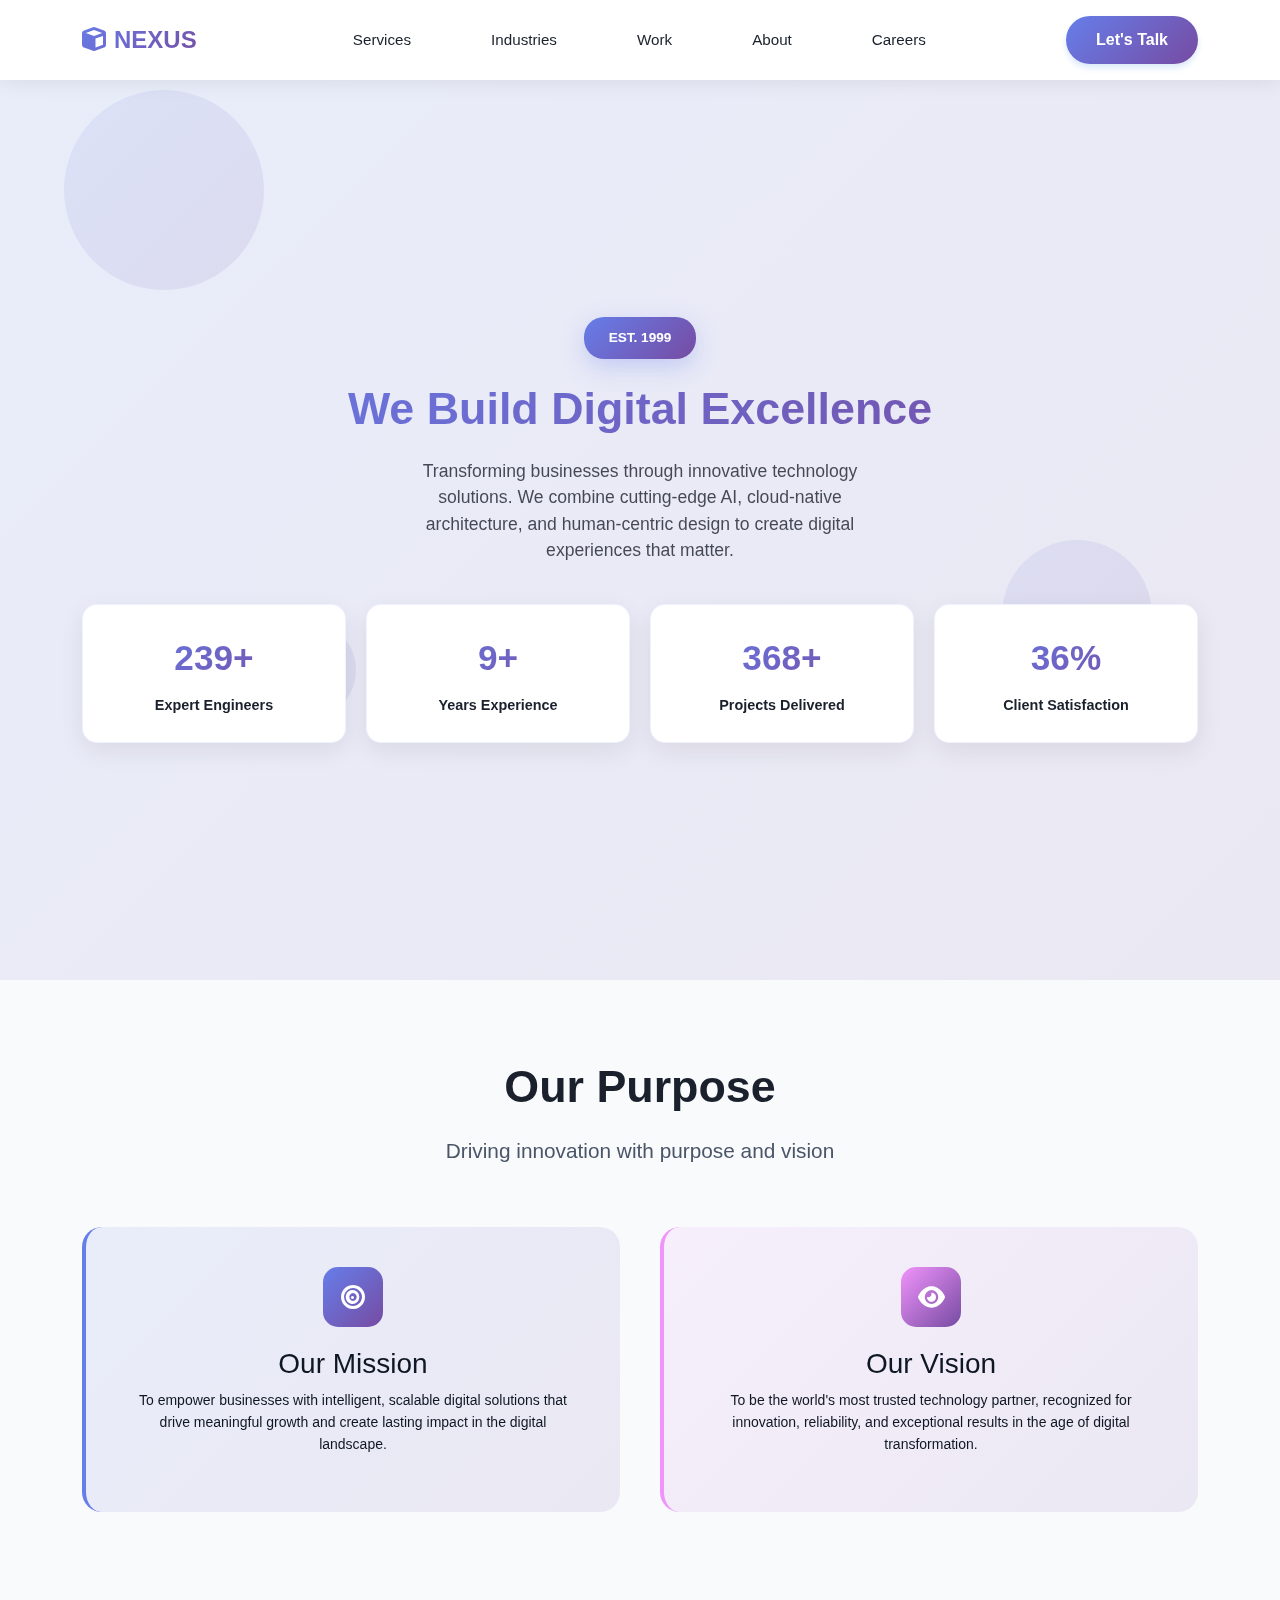
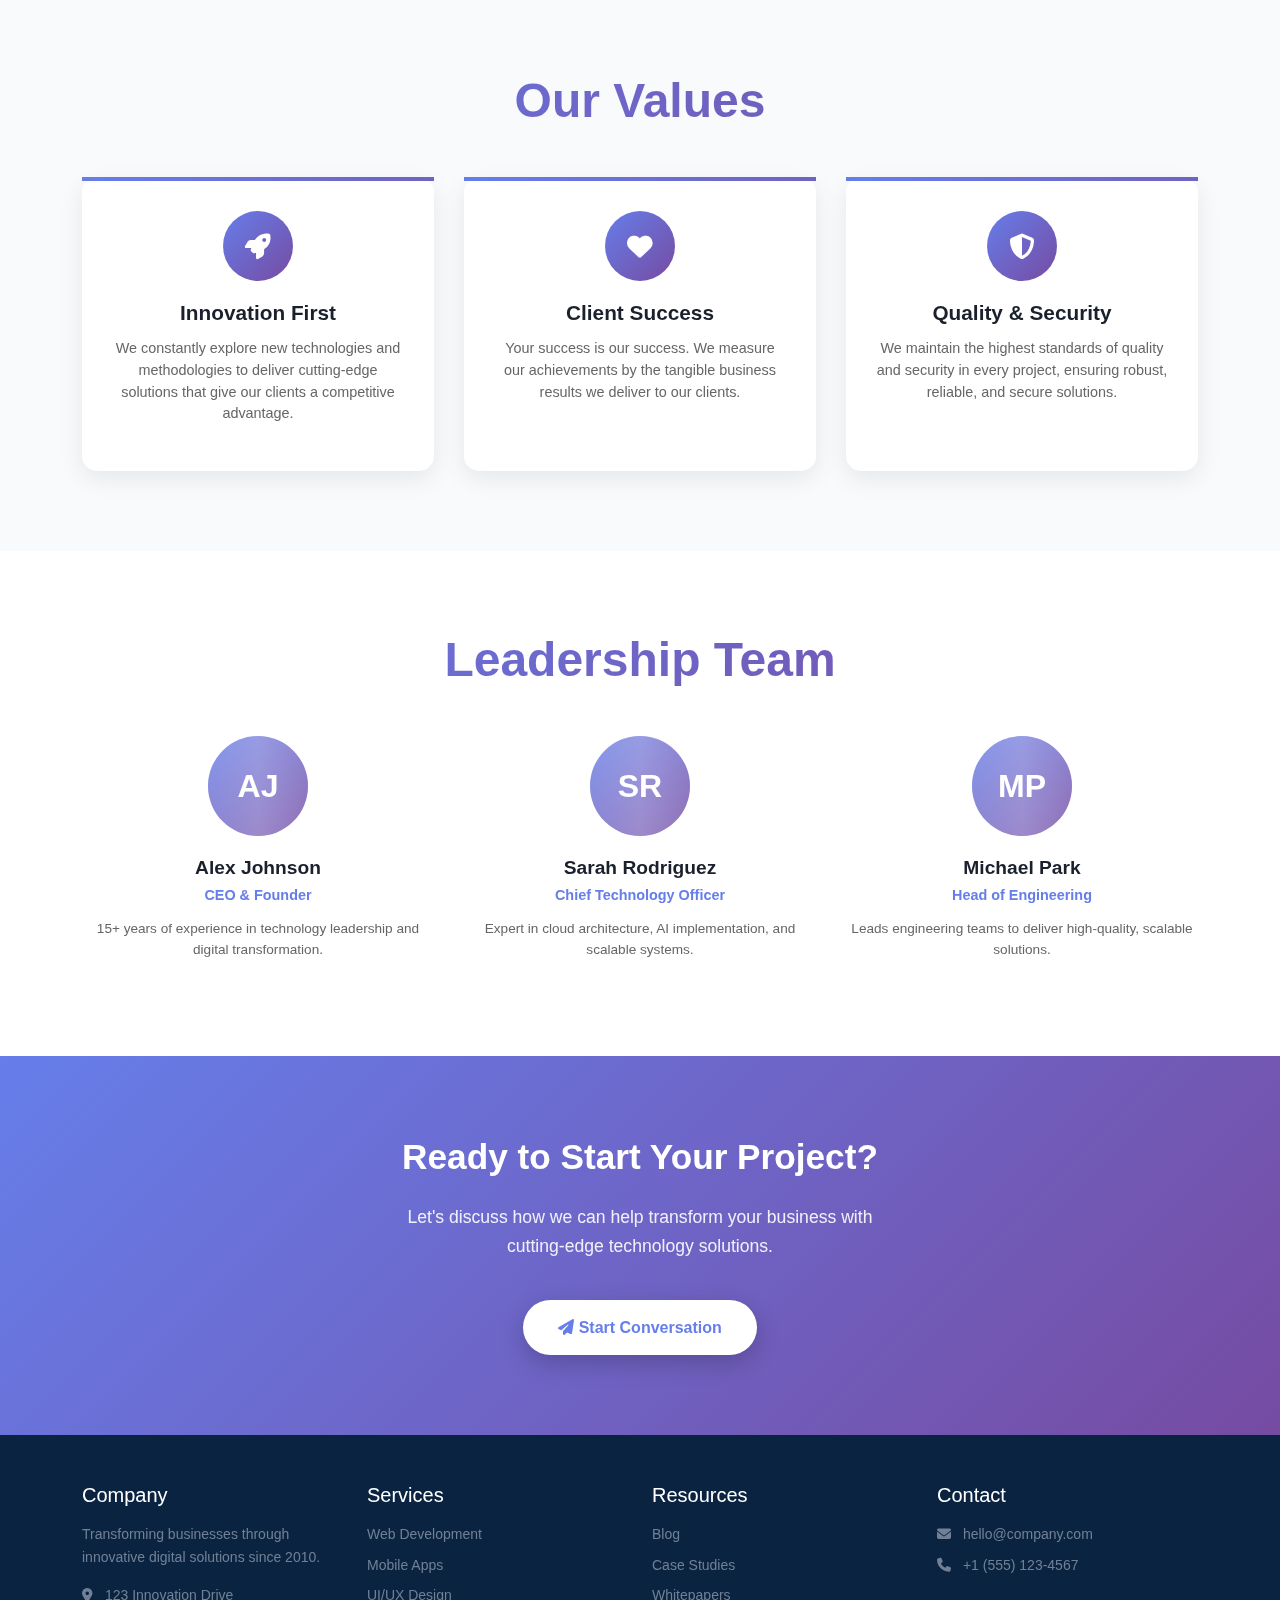
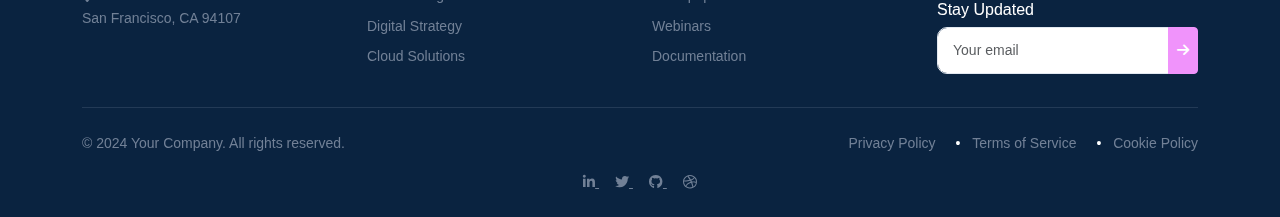
<file: about.html>
<!DOCTYPE html>
<html lang="en">

<head>
    <meta charset="UTF-8">
    <meta name="viewport" content="width=device-width, initial-scale=1.0">
    <title>About Us - RoadsWeb</title>
    <link href="https://cdn.jsdelivr.net/npm/bootstrap@5.3.0-alpha1/dist/css/bootstrap.min.css" rel="stylesheet">
    <link rel="stylesheet" href="https://cdnjs.cloudflare.com/ajax/libs/font-awesome/6.4.0/css/all.min.css">
    
    <link href="assets/css/styles.css" rel="stylesheet">
    <style>
      :root {
    --primary: #667eea;
    --secondary: #764ba2;
    --dark: #1a202c;
    --light: #f8fafc;
}

* {
    margin: 0;
    padding: 0;
    box-sizing: border-box;
}

body {
    font-family: 'Inter', sans-serif;
    background: var(--light);
    overflow-x: hidden;
    font-size: 14px;
}

/* Floating Background Elements */
.floating-elements {
    position: fixed;
    top: 0;
    left: 0;
    width: 100%;
    height: 100%;
    pointer-events: none;
    z-index: -1;
}

.floating-element {
    position: absolute;
    background: linear-gradient(135deg, var(--primary), var(--secondary));
    border-radius: 50%;
    opacity: 0.1;
    animation: float 6s ease-in-out infinite;
}

.floating-element:nth-child(1) {
    width: 200px;
    height: 200px;
    top: 10%;
    left: 5%;
    animation-delay: 0s;
}

.floating-element:nth-child(2) {
    width: 150px;
    height: 150px;
    top: 60%;
    right: 10%;
    animation-delay: 2s;
}

.floating-element:nth-child(3) {
    width: 100px;
    height: 100px;
    bottom: 20%;
    left: 20%;
    animation-delay: 4s;
}

@keyframes float {
    0%, 100% { transform: translateY(0px) rotate(0deg); }
    50% { transform: translateY(-15px) rotate(180deg); }
}

/* Hero Section */
.rw-hero {
    min-height: 100vh;
    display: flex;
    align-items: center;
    position: relative;
    background: linear-gradient(135deg, rgba(102, 126, 234, 0.1) 0%, rgba(118, 75, 162, 0.1) 100%);
}

.rw-hero-content {
    text-align: center;
    position: relative;
    z-index: 2;
}

.rw-hero-badge {
    display: inline-block;
    background: linear-gradient(135deg, var(--primary), var(--secondary));
    color: white;
    padding: 10px 25px;
    border-radius: 20px;
    font-size: 0.85rem;
    font-weight: 600;
    margin-bottom: 25px;
    box-shadow: 0 8px 25px rgba(102, 126, 234, 0.3);
}

.rw-hero-title {
    font-size: 2.8rem;
    font-weight: 800;
    background: linear-gradient(135deg, var(--primary), var(--secondary));
    -webkit-background-clip: text;
    -webkit-text-fill-color: transparent;
    background-clip: text;
    margin-bottom: 25px;
    line-height: 1.1;
}

.rw-hero-subtitle {
    font-size: 1.1rem;
    color: var(--dark);
    opacity: 0.8;
    max-width: 500px;
    margin: 0 auto 40px;
    line-height: 1.5;
}

/* Stats Grid */
.rw-stats-grid {
    display: grid;
    grid-template-columns: repeat(4, 1fr);
    gap: 20px;
    margin-top: 40px;
}

.rw-stat-card {
    background: white;
    padding: 25px;
    border-radius: 15px;
    text-align: center;
    box-shadow: 0 8px 25px rgba(0, 0, 0, 0.08);
    border: 1px solid rgba(102, 126, 234, 0.1);
    transition: transform 0.3s ease;
}

.rw-stat-card:hover {
    transform: translateY(-8px);
}

.rw-stat-number {
    font-size: 2.2rem;
    font-weight: 800;
    background: linear-gradient(135deg, var(--primary), var(--secondary));
    -webkit-background-clip: text;
    -webkit-text-fill-color: transparent;
    background-clip: text;
    margin-bottom: 8px;
}

.rw-stat-label {
    color: var(--dark);
    font-weight: 600;
    font-size: 0.9rem;
}

/* Mission Section */
.rw-mission {
    padding: 80px 0;
    background: white;
}

.rw-mission-grid {
    display: grid;
    grid-template-columns: 1fr 1fr;
    gap: 50px;
    align-items: center;
}

.rw-mission-content h2 {
    font-size: 2.2rem;
    font-weight: 700;
    background: linear-gradient(135deg, var(--primary), var(--secondary));
    -webkit-background-clip: text;
    -webkit-text-fill-color: transparent;
    background-clip: text;
    margin-bottom: 25px;
}

.rw-mission-text {
    font-size: 1rem;
    color: var(--dark);
    line-height: 1.6;
    margin-bottom: 30px;
}

.rw-mission-visual {
    position: relative;
    height: 300px;
}

.rw-visual-element {
    position: absolute;
    width: 100%;
    height: 100%;
    background: linear-gradient(135deg, var(--primary), var(--secondary));
    border-radius: 20px;
    transform: rotate(-5deg);
    opacity: 0.1;
}

.rw-visual-element:nth-child(2) {
    transform: rotate(5deg);
    background: linear-gradient(135deg, var(--secondary), var(--primary));
    opacity: 0.05;
}

/* Values Section */
.rw-values {
    padding: 80px 0;
    background: var(--light);
}

.rw-values-grid {
    display: grid;
    grid-template-columns: repeat(3, 1fr);
    gap: 30px;
}

.rw-value-card {
    background: white;
    padding: 30px;
    border-radius: 15px;
    text-align: center;
    box-shadow: 0 8px 25px rgba(0, 0, 0, 0.08);
    border-top: 4px solid transparent;
    border-image: linear-gradient(135deg, var(--primary), var(--secondary)) 1;
    transition: all 0.3s ease;
}

.rw-value-card:hover {
    transform: translateY(-5px);
    box-shadow: 0 15px 35px rgba(0, 0, 0, 0.12);
}

.rw-value-icon {
    width: 70px;
    height: 70px;
    margin: 0 auto 20px;
    background: linear-gradient(135deg, var(--primary), var(--secondary));
    border-radius: 50%;
    display: flex;
    align-items: center;
    justify-content: center;
    color: white;
    font-size: 1.6rem;
}

.rw-value-title {
    font-size: 1.3rem;
    font-weight: 700;
    color: var(--dark);
    margin-bottom: 12px;
}

.rw-value-desc {
    color: #666;
    line-height: 1.5;
    font-size: 0.9rem;
}

/* Team Section */
.rw-team {
    padding: 80px 0;
    background: white;
}

.rw-team-grid {
    display: grid;
    grid-template-columns: repeat(3, 1fr);
    gap: 30px;
}

.rw-team-card {
    text-align: center;
    position: relative;
}

.rw-team-avatar {
    width: 100px;
    height: 100px;
    margin: 0 auto 20px;
    background: linear-gradient(135deg, var(--primary), var(--secondary));
    border-radius: 50%;
    display: flex;
    align-items: center;
    justify-content: center;
    color: white;
    font-size: 2rem;
    font-weight: 600;
    position: relative;
    overflow: hidden;
}

.rw-team-avatar::before {
    content: '';
    position: absolute;
    top: -50%;
    left: -50%;
    width: 200%;
    height: 200%;
    background: linear-gradient(45deg, transparent, rgba(255,255,255,0.3), transparent);
    transform: rotate(45deg);
    transition: all 0.6s ease;
}

.rw-team-card:hover .rw-team-avatar::before {
    left: 100%;
}

.rw-team-name {
    font-size: 1.2rem;
    font-weight: 700;
    color: var(--dark);
    margin-bottom: 5px;
}

.rw-team-role {
    color: var(--primary);
    font-weight: 600;
    margin-bottom: 12px;
    font-size: 0.9rem;
}

.rw-team-desc {
    color: #666;
    line-height: 1.5;
    font-size: 0.85rem;
}

/* CTA Section */
.rw-cta {
    padding: 80px 0;
    background: linear-gradient(135deg, var(--primary), var(--secondary));
    color: white;
    text-align: center;
}

.rw-cta-title {
    font-size: 2.2rem;
    font-weight: 700;
    margin-bottom: 25px;
}

.rw-cta-subtitle {
    font-size: 1.1rem;
    opacity: 0.9;
    margin-bottom: 40px;
    max-width: 500px;
    margin-left: auto;
    margin-right: auto;
}

.rw-cta-button {
    display: inline-block;
    background: white;
    color: var(--primary);
    padding: 15px 35px;
    border-radius: 50px;
    font-size: 1rem;
    font-weight: 600;
    text-decoration: none;
    transition: all 0.3s ease;
    box-shadow: 0 8px 25px rgba(0, 0, 0, 0.2);
}

.rw-cta-button:hover {
    transform: translateY(-3px);
    box-shadow: 0 12px 35px rgba(0, 0, 0, 0.3);
    color: var(--primary);
}

/* Section Titles */
.rw-section-title {
    font-size: 2.2rem;
    font-weight: 700;
    background: linear-gradient(135deg, var(--primary), var(--secondary));
    -webkit-background-clip: text;
    -webkit-text-fill-color: transparent;
    background-clip: text;
    text-align: center;
    margin-bottom: 40px;
}

/* Responsive */
@media (max-width: 768px) {
    body {
        font-size: 13px;
    }
    
    .rw-hero-title {
        font-size: 2rem;
    }
    
    .rw-stats-grid {
        grid-template-columns: repeat(2, 1fr);
        gap: 15px;
    }
    
    .rw-mission-grid {
        grid-template-columns: 1fr;
        gap: 30px;
    }
    
    .rw-values-grid,
    .rw-team-grid {
        grid-template-columns: 1fr;
        gap: 20px;
    }
    
    .rw-cta-title {
        font-size: 1.8rem;
    }
    
    .rw-section-title {
        font-size: 1.8rem;
    }
}

@media (max-width: 480px) {
    body {
        font-size: 12px;
    }
    
    .rw-stats-grid {
        grid-template-columns: 1fr;
    }
    
    .rw-hero-title {
        font-size: 1.8rem;
    }
    
    .rw-hero-subtitle {
        font-size: 1rem;
    }
    
    .rw-stat-card {
        padding: 20px;
    }
    
    .rw-stat-number {
        font-size: 1.8rem;
    }
    
    .rw-value-card,
    .rw-team-card {
        padding: 25px;
    }
}
  /* Mission Vision Split */
        .rw-mission-vision {
            padding: 80px 0;
        }

        .mission-vision-grid {
            display: grid;
            grid-template-columns: 1fr 1fr;
            gap: 40px;
        }

        .mission-card,
        .vision-card {
            padding: 40px;
            border-radius: 20px;
            position: relative;
            overflow: hidden;
        }

        .mission-card {
            background: linear-gradient(135deg, rgba(102, 126, 234, 0.1), rgba(118, 75, 162, 0.1));
            border-left: 4px solid var(--primary);
        }

        .vision-card {
            background: linear-gradient(135deg, rgba(240, 147, 251, 0.1), rgba(118, 75, 162, 0.1));
            border-left: 4px solid var(--accent);
        }

        .card-icon {
            width: 60px;
            height: 60px;
            background: linear-gradient(135deg, var(--primary), var(--secondary));
            border-radius: 15px;
            display: flex;
            align-items: center;
            justify-content: center;
            color: white;
            font-size: 1.5rem;
            margin-bottom: 20px;
        }

        .vision-card .card-icon {
            background: linear-gradient(135deg, var(--accent), var(--secondary));
        }

       

    </style>
</head>

<body>
<!-- Header -->
<header>
    <nav class="navbar navbar-expand-lg navbar-light fixed-top">
        <div class="container">
            <!-- Logo -->
            <a class="navbar-brand" href="#">
                <i class="fas fa-cube me-2"></i>NEXUS
            </a>

            <!-- Mobile hamburger -->
            <button class="navbar-toggler" type="button" data-bs-toggle="collapse" data-bs-target="#navbarNav">
                <span class="navbar-toggler-icon"></span>
            </button>

            <!-- Desktop navigation -->
            <div class="collapse navbar-collapse" id="navbarNav">
                <ul class="navbar-nav mx-auto">
                    <li class="nav-item dropdown">
                        <a class="nav-link " href="#" role="button" aria-expanded="false">
                            Services
                        </a>
                        <div class="dropdown-menu services-dropdown">
                            <div class="services-container">
                                <!-- Left Column - Main Services -->
                                <div class="main-services">
                                    <div style="margin-bottom:10px ;" class="main-services-title">Our Services</div>

                                    <div class="main-service-item active" data-service="product-engineering">
                                        <div class="main-service-icon">
                                            <i class="fas fa-cube"></i>
                                        </div>
                                        <div class="main-service-content">
                                            <div class="main-service-name">Product Engineering & SaaS</div>
                                        </div>
                                        <div class="main-service-arrow">
                                            <i class="fas fa-chevron-right"></i>
                                        </div>
                                    </div>

                                    <div class="main-service-item" data-service="enterprise-software">
                                        <div class="main-service-icon">
                                            <i class="fas fa-building"></i>
                                        </div>
                                        <div class="main-service-content">
                                            <div class="main-service-name">Enterprise Software & Applications</div>
                                        </div>
                                        <div class="main-service-arrow">
                                            <i class="fas fa-chevron-right"></i>
                                        </div>
                                    </div>

                                    <div class="main-service-item" data-service="cloud-devops">
                                        <div class="main-service-icon">
                                            <i class="fas fa-cloud"></i>
                                        </div>
                                        <div class="main-service-content">
                                            <div class="main-service-name">Cloud, DevOps & Security</div>
                                        </div>
                                        <div class="main-service-arrow">
                                            <i class="fas fa-chevron-right"></i>
                                        </div>
                                    </div>

                                    <div class="main-service-item" data-service="ai-data">
                                        <div class="main-service-icon">
                                            <i class="fas fa-brain"></i>
                                        </div>
                                        <div class="main-service-content">
                                            <div class="main-service-name">AI & Data Solutions</div>
                                        </div>
                                        <div class="main-service-arrow">
                                            <i class="fas fa-chevron-right"></i>
                                        </div>
                                    </div>

                                    <div class="main-service-item" data-service="low-code">
                                        <div class="main-service-icon">
                                            <i class="fas fa-bolt"></i>
                                        </div>
                                        <div class="main-service-content">
                                            <div class="main-service-name">Low-Code/No-Code Development</div>
                                        </div>
                                        <div class="main-service-arrow">
                                            <i class="fas fa-chevron-right"></i>
                                        </div>
                                    </div>

                                    <div class="main-service-item" data-service="staff-augmentation">
                                        <div class="main-service-icon">
                                            <i class="fas fa-users"></i>
                                        </div>
                                        <div class="main-service-content">
                                            <div class="main-service-name">Staff Augmentation</div>
                                        </div>
                                        <div class="main-service-arrow">
                                            <i class="fas fa-chevron-right"></i>
                                        </div>
                                    </div>
                                </div>

                                <!-- Right Column - Sub Services -->
                                <div class="sub-services">
                                    <div class="sub-services-header">
                                        <h3 class="sub-services-title">Product Engineering & SaaS</h3>
                                    </div>

                                    <div class="sub-services-list"
                                        style="display: flex; flex-direction: column; gap: 6px;">
                                        <a href="web-development.html" class="sub-service-item"
                                            style="display: flex; align-items: center; padding: 10px 16px; text-decoration: none; color: #1a202c; border-radius: 6px; transition: all 0.3s ease; gap: 12px;">
                                            <h4 class="sub-service-name"
                                                style="margin: 0; font-size: 0.95rem; font-weight: 500; color: #1a202c; transition: color 0.3s ease;">
                                                Web Application Development
                                            </h4>
                                            <div class="sub-service-arrow"
                                                style="margin-left: auto; color: #718096; font-size: 0.9rem; transition: all 0.3s ease;">

                                            </div>
                                        </a>

                                        <a href="mobile-development.html" class="sub-service-item"
                                            style="display: flex; align-items: center; padding: 10px 16px; text-decoration: none; color: #1a202c; border-radius: 6px; transition: all 0.3s ease; gap: 12px;">
                                            <h4 class="sub-service-name"
                                                style="margin: 0; font-size: 0.95rem; font-weight: 500; color: #1a202c; transition: color 0.3s ease;">
                                                Mobile App Development
                                            </h4>
                                            <div class="sub-service-arrow"
                                                style="margin-left: auto; color: #718096; font-size: 0.9rem; transition: all 0.3s ease;">

                                            </div>
                                        </a>

                                        <a href="saas-development.html" class="sub-service-item"
                                            style="display: flex; align-items: center; padding: 10px 16px; text-decoration: none; color: #1a202c; border-radius: 6px; transition: all 0.3s ease; gap: 12px;">
                                            <h4 class="sub-service-name"
                                                style="margin: 0; font-size: 0.95rem; font-weight: 500; color: #1a202c; transition: color 0.3s ease;">
                                                SaaS Platform Development
                                            </h4>
                                            <div class="sub-service-arrow"
                                                style="margin-left: auto; color: #718096; font-size: 0.9rem; transition: all 0.3s ease;">

                                            </div>
                                        </a>

                                        <a href="api-development.html" class="sub-service-item"
                                            style="display: flex; align-items: center; padding: 10px 16px; text-decoration: none; color: #1a202c; border-radius: 6px; transition: all 0.3s ease; gap: 12px;">
                                            <h4 class="sub-service-name"
                                                style="margin: 0; font-size: 0.95rem; font-weight: 500; color: #1a202c; transition: color 0.3s ease;">
                                                API Development & Integration
                                            </h4>
                                            <div class="sub-service-arrow"
                                                style="margin-left: auto; color: #718096; font-size: 0.9rem; transition: all 0.3s ease;">

                                            </div>
                                        </a>
                                    </div>
                                </div>
                            </div>
                        </div>
                    </li>
                    <li class="nav-item">
                        <a class="nav-link" href="services.html">Industries</a>
                    </li>
                    <li class="nav-item">
                        <a class="nav-link" href="work.html">Work</a>
                    </li>
                    <li class="nav-item">
                        <a class="nav-link" href="about.html">About</a>
                    </li>
                    <li class="nav-item">
                        <a class="nav-link" href="careers.html">Careers</a>
                    </li>
                </ul>

                <!-- Desktop CTA -->
                <a href="contact.html" class="btn btn-primary">Let's Talk</a>
            </div>
        </div>
    </nav>
</header>
<!-- Custom JavaScript for Services Dropdown -->
<script>
    document.addEventListener('DOMContentLoaded', function () {
        const mainServiceItems = document.querySelectorAll('.main-service-item');
        const subServicesTitle = document.querySelector('.sub-services-title');
        const subServicesList = document.querySelector('.sub-services-list');

        // Service data - updated to match your HTML structure
        const servicesData = {
            'product-engineering': {
                title: 'Product Engineering & SaaS',
                subServices: [
                    {
                        name: 'Web Application Development',
                        url: 'web-development.html'
                    },
                    {
                        name: 'Mobile App Development',
                        url: 'mobile-development.html'
                    },
                    {
                        name: 'SaaS Platform Development',
                        url: 'saas-development.html'
                    },
                    {
                        name: 'API Development & Integration',
                        url: 'api-development.html'
                    }
                ]
            },
            'enterprise-software': {
                title: 'Enterprise Software & Applications',
                subServices: [
                    {
                        name: 'ERP Systems Implementation',
                        url: 'erp-systems.html'
                    },
                    {
                        name: 'Business Intelligence',
                        url: 'business-intelligence.html'
                    },
                    {
                        name: 'Workflow Automation',
                        url: 'workflow-automation.html'
                    },
                    {
                        name: 'Legacy System Modernization',
                        url: 'legacy-modernization.html'
                    }
                ]
            },
            'cloud-devops': {
                title: 'Cloud, DevOps & Security',
                subServices: [
                    {
                        name: 'Cloud Migration Services',
                        url: 'cloud-migration.html'
                    },
                    {
                        name: 'DevOps Implementation',
                        url: 'devops-implementation.html'
                    },
                    {
                        name: 'Security Solutions',
                        url: 'security-solutions.html'
                    },
                    {
                        name: 'Infrastructure as Code',
                        url: 'infrastructure-code.html'
                    }
                ]
            },
            'ai-data': {
                title: 'AI & Data Solutions',
                subServices: [
                    {
                        name: 'Machine Learning Solutions',
                        url: 'machine-learning.html'
                    },
                    {
                        name: 'AI Implementation',
                        url: 'ai-implementation.html'
                    },
                    {
                        name: 'Data Analytics',
                        url: 'data-analytics.html'
                    },
                    {
                        name: 'Big Data Solutions',
                        url: 'big-data.html'
                    }
                ]
            },
            'low-code': {
                title: 'Low-Code/No-Code Development',
                subServices: [
                    {
                        name: 'Rapid Prototyping',
                        url: 'rapid-prototyping.html'
                    },
                    {
                        name: 'Visual Development',
                        url: 'visual-development.html'
                    },
                    {
                        name: 'Custom Components',
                        url: 'custom-components.html'
                    },
                    {
                        name: 'Accelerated Deployment',
                        url: 'accelerated-deployment.html'
                    }
                ]
            },
            'staff-augmentation': {
                title: 'Staff Augmentation',
                subServices: [
                    {
                        name: 'Dedicated Developers',
                        url: 'dedicated-developers.html'
                    },
                    {
                        name: 'Team Extension',
                        url: 'team-extension.html'
                    },
                    {
                        name: 'Expert Consultation',
                        url: 'expert-consultation.html'
                    },
                    {
                        name: 'Project-based Staffing',
                        url: 'project-staffing.html'
                    }
                ]
            }
        };

        // Function to update sub-services
        function updateSubServices(serviceKey) {
            const service = servicesData[serviceKey];

            if (service) {
                subServicesTitle.textContent = service.title;

                // Clear existing sub-services
                subServicesList.innerHTML = '';

                // Add new sub-services
                service.subServices.forEach(subService => {
                    const subServiceItem = document.createElement('a');
                    subServiceItem.className = 'sub-service-item';
                    subServiceItem.href = subService.url;
                    subServiceItem.style.cssText = 'display: flex; align-items: center; padding: 10px 16px; text-decoration: none; color: #1a202c; border-radius: 6px; transition: all 0.3s ease; gap: 12px;';

                    subServiceItem.innerHTML = `
                    <h4 class="sub-service-name" style="margin: 0; font-size: 0.95rem; font-weight: 500; color: #1a202c; transition: color 0.3s ease;">
                        ${subService.name}
                    </h4>
                    <div class="sub-service-arrow" style="margin-left: auto; color: #718096; font-size: 0.9rem; transition: all 0.3s ease;">
                    </div>
                `;

                    // Add hover effect
                    subServiceItem.addEventListener('mouseenter', function () {
                        this.style.backgroundColor = '#f7fafc';
                        this.querySelector('.sub-service-name').style.color = '#4299e1';
                        this.querySelector('.sub-service-arrow').style.color = '#4299e1';
                        this.querySelector('.sub-service-arrow').innerHTML = '→';
                    });

                    subServiceItem.addEventListener('mouseleave', function () {
                        this.style.backgroundColor = '';
                        this.querySelector('.sub-service-name').style.color = '#1a202c';
                        this.querySelector('.sub-service-arrow').style.color = '#718096';
                        this.querySelector('.sub-service-arrow').innerHTML = '';
                    });

                    subServicesList.appendChild(subServiceItem);
                });
            }
        }

        // Add click event listeners to main service items
        mainServiceItems.forEach(item => {
            item.addEventListener('click', function (e) {
                e.preventDefault();

                // Remove active class from all items
                mainServiceItems.forEach(i => i.classList.remove('active'));

                // Add active class to clicked item
                this.classList.add('active');

                // Update sub-services
                const serviceKey = this.getAttribute('data-service');
                updateSubServices(serviceKey);
            });

            // Add hover effect for main service items
            item.addEventListener('mouseenter', function () {
                if (!this.classList.contains('active')) {
                    this.style.backgroundColor = '#f7fafc';
                }
            });

            item.addEventListener('mouseleave', function () {
                if (!this.classList.contains('active')) {
                    this.style.backgroundColor = '';
                }
            });
        });

        // Add scroll effect to navbar
        window.addEventListener('scroll', function () {
            const navbar = document.querySelector('.navbar');
            if (window.scrollY > 100) {
                navbar.classList.add('scrolled');
            } else {
                navbar.classList.remove('scrolled');
            }
        });

        // Initialize with the first service active
        if (mainServiceItems.length > 0) {
            mainServiceItems[0].classList.add('active');
            updateSubServices(mainServiceItems[0].getAttribute('data-service'));
        }
    });
    const mainServiceItems = document.querySelectorAll('.main-service-item');
    const subServicesTitle = document.querySelector('.sub-services-title');
    const subServicesDescription = document.querySelector('.sub-services-description');
    const subServicesGrid = document.querySelector('.sub-services-grid');

    // Service data
    const servicesData = {
        'product-engineering': {
            title: 'Product Engineering & SaaS',
            description: 'End-to-end development of scalable digital products and software-as-a-service platforms',
            subServices: [
                {
                    icon: 'fas fa-laptop-code',
                    name: 'Web Application Development',
                    description: 'Responsive and performant web applications using modern frameworks'
                },
                {
                    icon: 'fas fa-mobile-alt',
                    name: 'Mobile App Development',
                    description: 'Native and cross-platform mobile applications for iOS and Android'
                },
                {
                    icon: 'fas fa-layer-group',
                    name: 'SaaS Platform Development',
                    description: 'Multi-tenant SaaS platforms with subscription management'
                },
                {
                    icon: 'fas fa-cogs',
                    name: 'API Development & Integration',
                    description: 'RESTful APIs and third-party integrations'
                }
            ]
        },
        'enterprise-software': {
            title: 'Enterprise Software & Applications',
            description: 'Custom enterprise solutions for large-scale business operations',
            subServices: [
                {
                    icon: 'fas fa-building',
                    name: 'ERP Systems',
                    description: 'Enterprise Resource Planning solutions'
                },
                {
                    icon: 'fas fa-chart-line',
                    name: 'Business Intelligence',
                    description: 'Data analytics and reporting platforms'
                },
                {
                    icon: 'fas fa-project-diagram',
                    name: 'Workflow Automation',
                    description: 'Business process automation systems'
                },
                {
                    icon: 'fas fa-database',
                    name: 'Legacy System Modernization',
                    description: 'Upgrading outdated systems to modern platforms'
                }
            ]
        },
        'cloud-devops': {
            title: 'Cloud, DevOps & Security',
            description: 'Infrastructure automation and cloud-native security solutions',
            subServices: [
                {
                    icon: 'fas fa-server',
                    name: 'Cloud Migration',
                    description: 'Seamless transition to cloud infrastructure'
                },
                {
                    icon: 'fas fa-code-branch',
                    name: 'DevOps Implementation',
                    description: 'CI/CD pipelines and automation'
                },
                {
                    icon: 'fas fa-shield-alt',
                    name: 'Security Solutions',
                    description: 'Comprehensive cybersecurity services'
                },
                {
                    icon: 'fas fa-network-wired',
                    name: 'Infrastructure as Code',
                    description: 'Automated infrastructure management'
                }
            ]
        },
        'ai-data': {
            title: 'AI & Data Solutions',
            description: 'Intelligent solutions leveraging artificial intelligence and data analytics',
            subServices: [
                {
                    icon: 'fas fa-brain',
                    name: 'Machine Learning',
                    description: 'Custom ML models and algorithms'
                },
                {
                    icon: 'fas fa-robot',
                    name: 'AI Implementation',
                    description: 'AI-powered business solutions'
                },
                {
                    icon: 'fas fa-chart-bar',
                    name: 'Data Analytics',
                    description: 'Business intelligence and insights'
                },
                {
                    icon: 'fas fa-database',
                    name: 'Big Data Solutions',
                    description: 'Large-scale data processing systems'
                }
            ]
        },
        'low-code': {
            title: 'Low-Code/No-Code Development',
            description: 'Rapid application development with minimal coding',
            subServices: [
                {
                    icon: 'fas fa-bolt',
                    name: 'Rapid Prototyping',
                    description: 'Quick MVP development and testing'
                },
                {
                    icon: 'fas fa-puzzle-piece',
                    name: 'Visual Development',
                    description: 'Drag-and-drop interface building'
                },
                {
                    icon: 'fas fa-tools',
                    name: 'Custom Components',
                    description: 'Extended functionality development'
                },
                {
                    icon: 'fas fa-rocket',
                    name: 'Accelerated Deployment',
                    description: 'Faster time-to-market solutions'
                }
            ]
        },
        'staff-augmentation': {
            title: 'Staff Augmentation',
            description: 'Expert talent augmentation for your development teams',
            subServices: [
                {
                    icon: 'fas fa-user-plus',
                    name: 'Dedicated Developers',
                    description: 'Full-time dedicated team members'
                },
                {
                    icon: 'fas fa-users',
                    name: 'Team Extension',
                    description: 'Scalable team augmentation'
                },
                {
                    icon: 'fas fa-graduation-cap',
                    name: 'Expert Consultation',
                    description: 'Technical guidance and mentorship'
                },
                {
                    icon: 'fas fa-handshake',
                    name: 'Project-based Staffing',
                    description: 'Flexible staffing for specific projects'
                }
            ]
        }
    };

    // Function to update sub-services
    function updateSubServices(serviceKey) {
        const service = servicesData[serviceKey];

        if (service) {
            subServicesTitle.textContent = service.title;
            subServicesDescription.textContent = service.description;

            // Clear existing sub-services
            subServicesGrid.innerHTML = '';

            // Add new sub-services
            service.subServices.forEach(subService => {
                const subServiceItem = document.createElement('div');
                subServiceItem.className = 'sub-service-item';
                subServiceItem.innerHTML = `
                            <div class="sub-service-icon">
                                <i class="${subService.icon}"></i>
                            </div>
                            <h4 class="sub-service-name">${subService.name}</h4>
                            <p class="sub-service-description">${subService.description}</p>
                        `;
                subServicesGrid.appendChild(subServiceItem);
            });
        }
    }

    // Add click event listeners to main service items
    mainServiceItems.forEach(item => {
        item.addEventListener('click', function () {
            // Remove active class from all items
            mainServiceItems.forEach(i => i.classList.remove('active'));

            // Add active class to clicked item
            this.classList.add('active');

            // Update sub-services
            const serviceKey = this.getAttribute('data-service');
            updateSubServices(serviceKey);
        });
    });

    // Add scroll effect to navbar
    window.addEventListener('scroll', function () {
        const navbar = document.querySelector('.navbar');
        if (window.scrollY > 100) {
            navbar.classList.add('scrolled');
        } else {
            navbar.classList.remove('scrolled');
        }
    });

</script>


    <!-- Floating Background Elements -->
    <div class="floating-elements">
        <div class="floating-element"></div>
        <div class="floating-element"></div>
        <div class="floating-element"></div>
    </div>

    <!-- Hero Section -->
    <section class="rw-hero">
        <div class="container">
            <div class="rw-hero-content">
                <div class="rw-hero-badge">EST. 1999</div>
                <h1 class="rw-hero-title">We Build Digital Excellence</h1>
                <p class="rw-hero-subtitle">
                    Transforming businesses through innovative technology solutions.
                    We combine cutting-edge AI, cloud-native architecture, and human-centric design
                    to create digital experiences that matter.
                </p>

                <div class="rw-stats-grid">
                    <div class="rw-stat-card">
                        <div class="rw-stat-number">650+</div>
                        <div class="rw-stat-label">Expert Engineers</div>
                    </div>
                    <div class="rw-stat-card">
                        <div class="rw-stat-number">25+</div>
                        <div class="rw-stat-label">Years Experience</div>
                    </div>
                    <div class="rw-stat-card">
                        <div class="rw-stat-number">1000+</div>
                        <div class="rw-stat-label">Projects Delivered</div>
                    </div>
                    <div class="rw-stat-card">
                        <div class="rw-stat-number">98%</div>
                        <div class="rw-stat-label">Client Satisfaction</div>
                    </div>
                </div>
            </div>
        </div>
    </section>

    <!-- Mission & Vision -->
    <section class="rw-mission-vision">
        <center>
        <div class="container">
            <div class="section-header">
                <h2 class="section-title">Our Purpose</h2>
                <p class="section-subtitle">Driving innovation with purpose and vision</p>
            </div>
    
            <div class="mission-vision-grid">
                <div class="mission-card glass-section">
                    <div class="card-icon">
                        <i class="fas fa-bullseye"></i>
                    </div>
                    <h3>Our Mission</h3>
                    <p>To empower businesses with intelligent, scalable digital solutions that drive meaningful growth
                        and create lasting impact in the digital landscape.</p>
                </div>
    
                <div class="vision-card glass-section">
                    <div class="card-icon">
                        <i class="fas fa-eye"></i>
                    </div>
                    <h3>Our Vision</h3>
                    <p>To be the world's most trusted technology partner, recognized for innovation, reliability, and
                        exceptional results in the age of digital transformation.</p>
                </div>
            </div>
        </div>
        </center>
    </section>

    <!-- Values Section -->
    <section class="rw-values">
        <div class="container">
            <h2 class="text-center mb-5"
                style="font-size: 3rem; font-weight: 700; background: linear-gradient(135deg, var(--primary), var(--secondary)); -webkit-background-clip: text; -webkit-text-fill-color: transparent; background-clip: text;">
                Our Values</h2>
            <div class="rw-values-grid">
                <div class="rw-value-card">
                    <div class="rw-value-icon">
                        <i class="fas fa-rocket"></i>
                    </div>
                    <h3 class="rw-value-title">Innovation First</h3>
                    <p class="rw-value-desc">
                        We constantly explore new technologies and methodologies to deliver
                        cutting-edge solutions that give our clients a competitive advantage.
                    </p>
                </div>
                <div class="rw-value-card">
                    <div class="rw-value-icon">
                        <i class="fas fa-heart"></i>
                    </div>
                    <h3 class="rw-value-title">Client Success</h3>
                    <p class="rw-value-desc">
                        Your success is our success. We measure our achievements by the
                        tangible business results we deliver to our clients.
                    </p>
                </div>
                <div class="rw-value-card">
                    <div class="rw-value-icon">
                        <i class="fas fa-shield-alt"></i>
                    </div>
                    <h3 class="rw-value-title">Quality & Security</h3>
                    <p class="rw-value-desc">
                        We maintain the highest standards of quality and security in every
                        project, ensuring robust, reliable, and secure solutions.
                    </p>
                </div>
            </div>
        </div>
    </section>

    <!-- Team Section -->
    <section class="rw-team">
        <div class="container">
            <h2 class="text-center mb-5"
                style="font-size: 3rem; font-weight: 700; background: linear-gradient(135deg, var(--primary), var(--secondary)); -webkit-background-clip: text; -webkit-text-fill-color: transparent; background-clip: text;">
                Leadership Team</h2>
            <div class="rw-team-grid">
                <div class="rw-team-card">
                    <div class="rw-team-avatar">AJ</div>
                    <h3 class="rw-team-name">Alex Johnson</h3>
                    <div class="rw-team-role">CEO & Founder</div>
                    <p class="rw-team-desc">
                        15+ years of experience in technology leadership and digital transformation.
                    </p>
                </div>
                <div class="rw-team-card">
                    <div class="rw-team-avatar">SR</div>
                    <h3 class="rw-team-name">Sarah Rodriguez</h3>
                    <div class="rw-team-role">Chief Technology Officer</div>
                    <p class="rw-team-desc">
                        Expert in cloud architecture, AI implementation, and scalable systems.
                    </p>
                </div>
                <div class="rw-team-card">
                    <div class="rw-team-avatar">MP</div>
                    <h3 class="rw-team-name">Michael Park</h3>
                    <div class="rw-team-role">Head of Engineering</div>
                    <p class="rw-team-desc">
                        Leads engineering teams to deliver high-quality, scalable solutions.
                    </p>
                </div>
            </div>
        </div>
    </section>

    <!-- CTA Section -->
    <section class="rw-cta">
        <div class="container">
            <h2 class="rw-cta-title">Ready to Start Your Project?</h2>
            <p class="rw-cta-subtitle">
                Let's discuss how we can help transform your business with cutting-edge technology solutions.
            </p>
            <a href="#contact" class="rw-cta-button">
                <i class="fas fa-paper-plane"></i> Start Conversation
            </a>
        </div>
    </section>

    <script>
        // Animate stats when they come into view
        const observer = new IntersectionObserver((entries) => {
            entries.forEach(entry => {
                if (entry.isIntersecting) {
                    const statNumbers = document.querySelectorAll('.rw-stat-number');
                    statNumbers.forEach(stat => {
                        const target = parseInt(stat.textContent);
                        let count = 0;
                        const duration = 2000;
                        const increment = target / (duration / 16);

                        const updateCount = () => {
                            if (count < target) {
                                count += increment;
                                stat.textContent = Math.floor(count) + (stat.textContent.includes('%') ? '%' : '+');
                                setTimeout(updateCount, 16);
                            } else {
                                stat.textContent = target + (stat.textContent.includes('%') ? '%' : '+');
                            }
                        };

                        updateCount();
                    });
                    observer.unobserve(entry.target);
                }
            });
        });

        observer.observe(document.querySelector('.rw-hero'));
    </script>

    <!-- Footer -->
    <footer class="bg-navy text-white pt-5 pb-4">
        <div class="container">
            <div class="row g-4">
                <!-- Company Column -->
                <div class="col-lg-3 col-md-6">
                    <h5 class="mb-3">Company</h5>
                    <p class="text-muted-custom mb-3">
                        Transforming businesses through innovative digital solutions since 2010.
                    </p>
                    <address class="text-muted-custom">
                        <i class="fas fa-map-marker-alt me-2"></i>
                        123 Innovation Drive<br>
                        San Francisco, CA 94107
                    </address>
                </div>
    
                <!-- Services Column -->
                <div class="col-lg-3 col-md-6">
                    <h5 class="mb-3">Services</h5>
                    <ul class="list-unstyled">
                        <li class="mb-2"><a href="#" class="text-muted-custom text-decoration-none">Web Development</a>
                        </li>
                        <li class="mb-2"><a href="#" class="text-muted-custom text-decoration-none">Mobile Apps</a></li>
                        <li class="mb-2"><a href="#" class="text-muted-custom text-decoration-none">UI/UX Design</a>
                        </li>
                        <li class="mb-2"><a href="#" class="text-muted-custom text-decoration-none">Digital Strategy</a>
                        </li>
                        <li class="mb-2"><a href="#" class="text-muted-custom text-decoration-none">Cloud Solutions</a>
                        </li>
                    </ul>
                </div>
    
                <!-- Resources Column -->
                <div class="col-lg-3 col-md-6">
                    <h5 class="mb-3">Resources</h5>
                    <ul class="list-unstyled">
                        <li class="mb-2"><a href="#" class="text-muted-custom text-decoration-none">Blog</a></li>
                        <li class="mb-2"><a href="#" class="text-muted-custom text-decoration-none">Case Studies</a>
                        </li>
                        <li class="mb-2"><a href="#" class="text-muted-custom text-decoration-none">Whitepapers</a></li>
                        <li class="mb-2"><a href="#" class="text-muted-custom text-decoration-none">Webinars</a></li>
                        <li class="mb-2"><a href="#" class="text-muted-custom text-decoration-none">Documentation</a>
                        </li>
                    </ul>
                </div>
    
                <!-- Contact Column -->
                <div class="col-lg-3 col-md-6">
                    <h5 class="mb-3">Contact</h5>
                    <ul class="list-unstyled text-muted-custom">
                        <li class="mb-2">
                            <i class="fas fa-envelope me-2"></i>
                            <a href="mailto:hello@company.com"
                                class="text-muted-custom text-decoration-none">hello@company.com</a>
                        </li>
                        <li class="mb-2">
                            <i class="fas fa-phone me-2"></i>
                            <a href="tel:+1-555-123-4567" class="text-muted-custom text-decoration-none">+1 (555)
                                123-4567</a>
                        </li>
                    </ul>
    
                    <!-- Newsletter Signup -->
                    <div class="mt-4">
                        <h6 class="mb-2">Stay Updated</h6>
                        <div class="input-group">
                            <input type="email" class="form-control form-control-sm" placeholder="Your email"
                                aria-label="Your email">
                            <button class="btn btn-accent btn-sm" type="button">
                                <i class="fas fa-arrow-right"></i>
                            </button>
                        </div>
                    </div>
                </div>
            </div>
    
            <!-- Divider -->
            <hr class="my-4" style="border-color: var(--muted);">
    
            <!-- Bottom row -->
            <div class="row align-items-center">
                <div class="col-md-6 text-center text-md-start">
                    <p class="text-muted-custom mb-0">&copy; 2024 Your Company. All rights reserved.</p>
                </div>
                <div class="col-md-6 text-center text-md-end">
                    <ul class="list-inline mb-0">
                        <li class="list-inline-item">
                            <a href="#" class="text-muted-custom text-decoration-none">Privacy Policy</a>
                        </li>
                        <li class="list-inline-item mx-2">•</li>
                        <li class="list-inline-item">
                            <a href="#" class="text-muted-custom text-decoration-none">Terms of Service</a>
                        </li>
                        <li class="list-inline-item mx-2">•</li>
                        <li class="list-inline-item">
                            <a href="#" class="text-muted-custom text-decoration-none">Cookie Policy</a>
                        </li>
                    </ul>
                </div>
            </div>
    
            <!-- Social Icons -->
            <div class="row mt-3">
                <div class="col-12 text-center">
                    <div class="social-icons">
                        <a href="#" class="text-muted-custom me-3" aria-label="LinkedIn">
                            <i class="fab fa-linkedin-in"></i>
                        </a>
                        <a href="#" class="text-muted-custom me-3" aria-label="Twitter">
                            <i class="fab fa-twitter"></i>
                        </a>
                        <a href="#" class="text-muted-custom me-3" aria-label="GitHub">
                            <i class="fab fa-github"></i>
                        </a>
                        <a href="#" class="text-muted-custom" aria-label="Dribbble">
                            <i class="fab fa-dribbble"></i>
                        </a>
                    </div>
                </div>
            </div>
        </div>
    </footer>

</body>

</html>
</file>
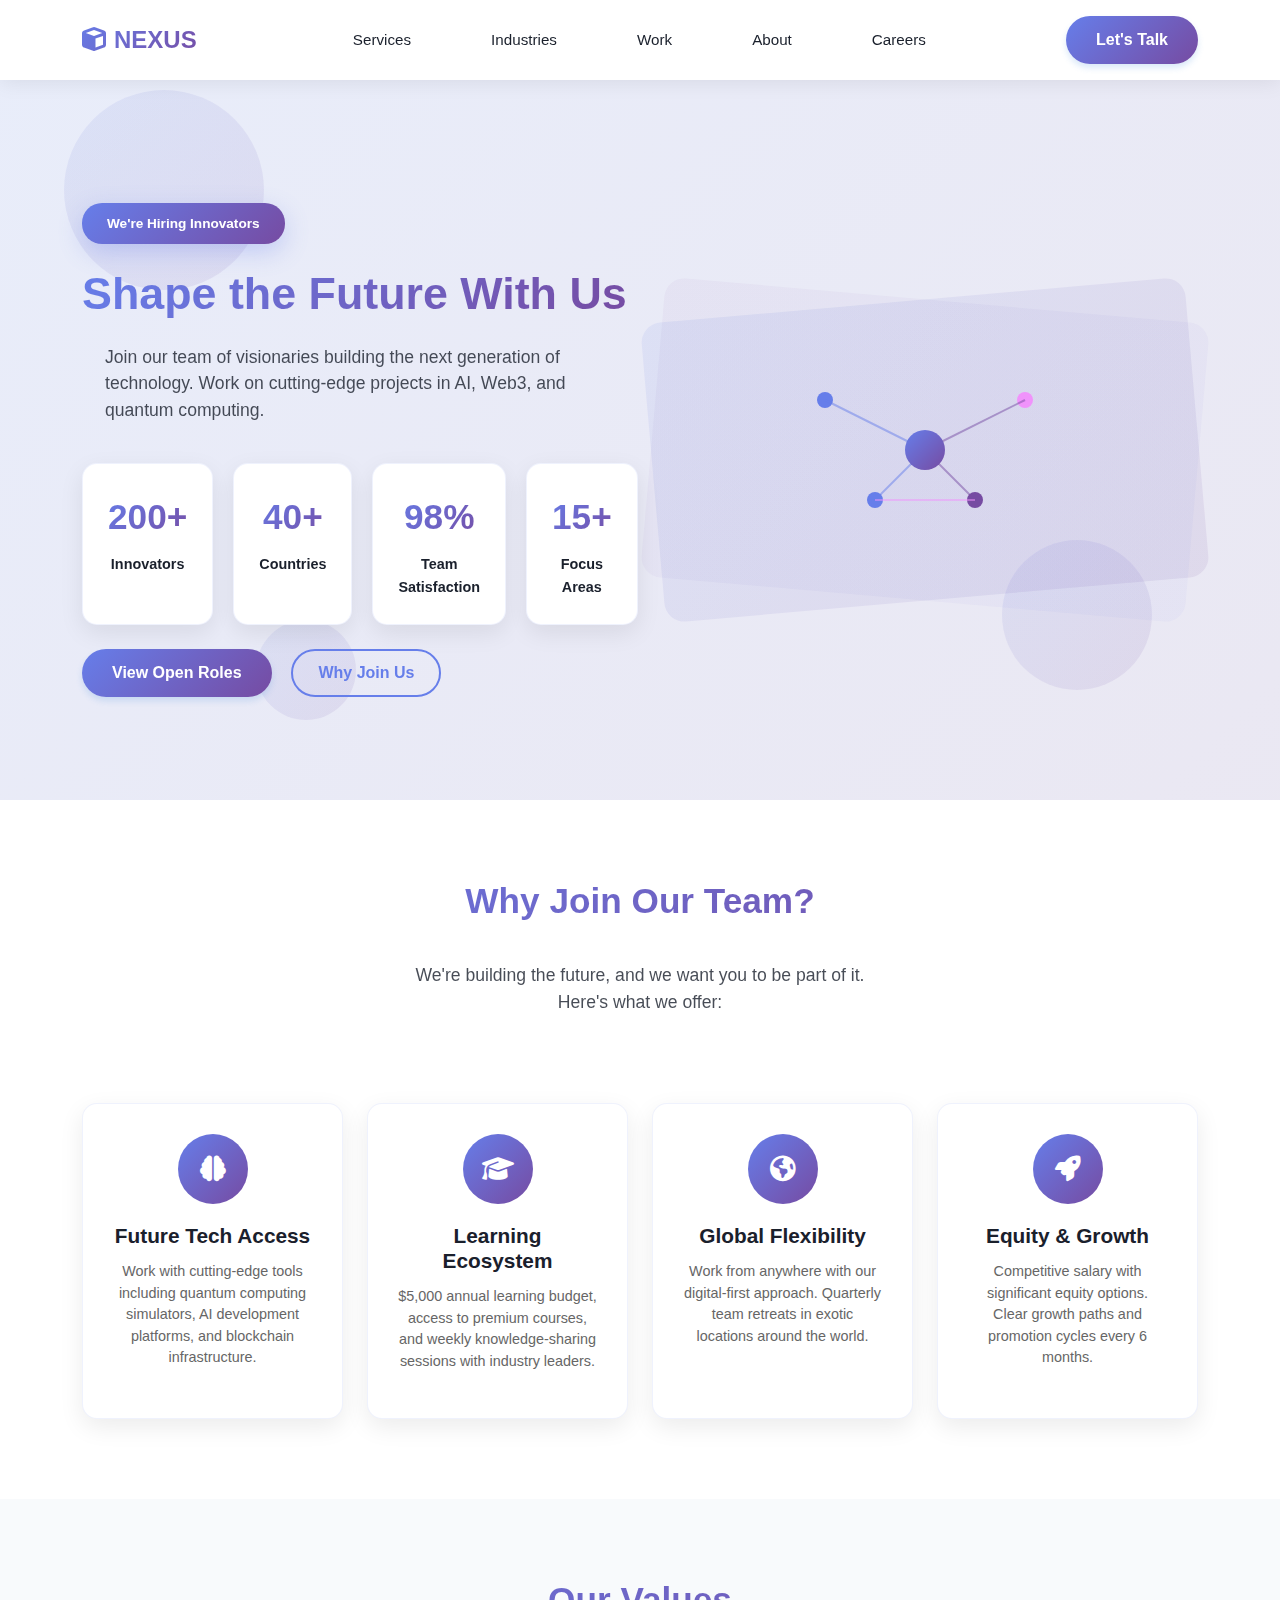
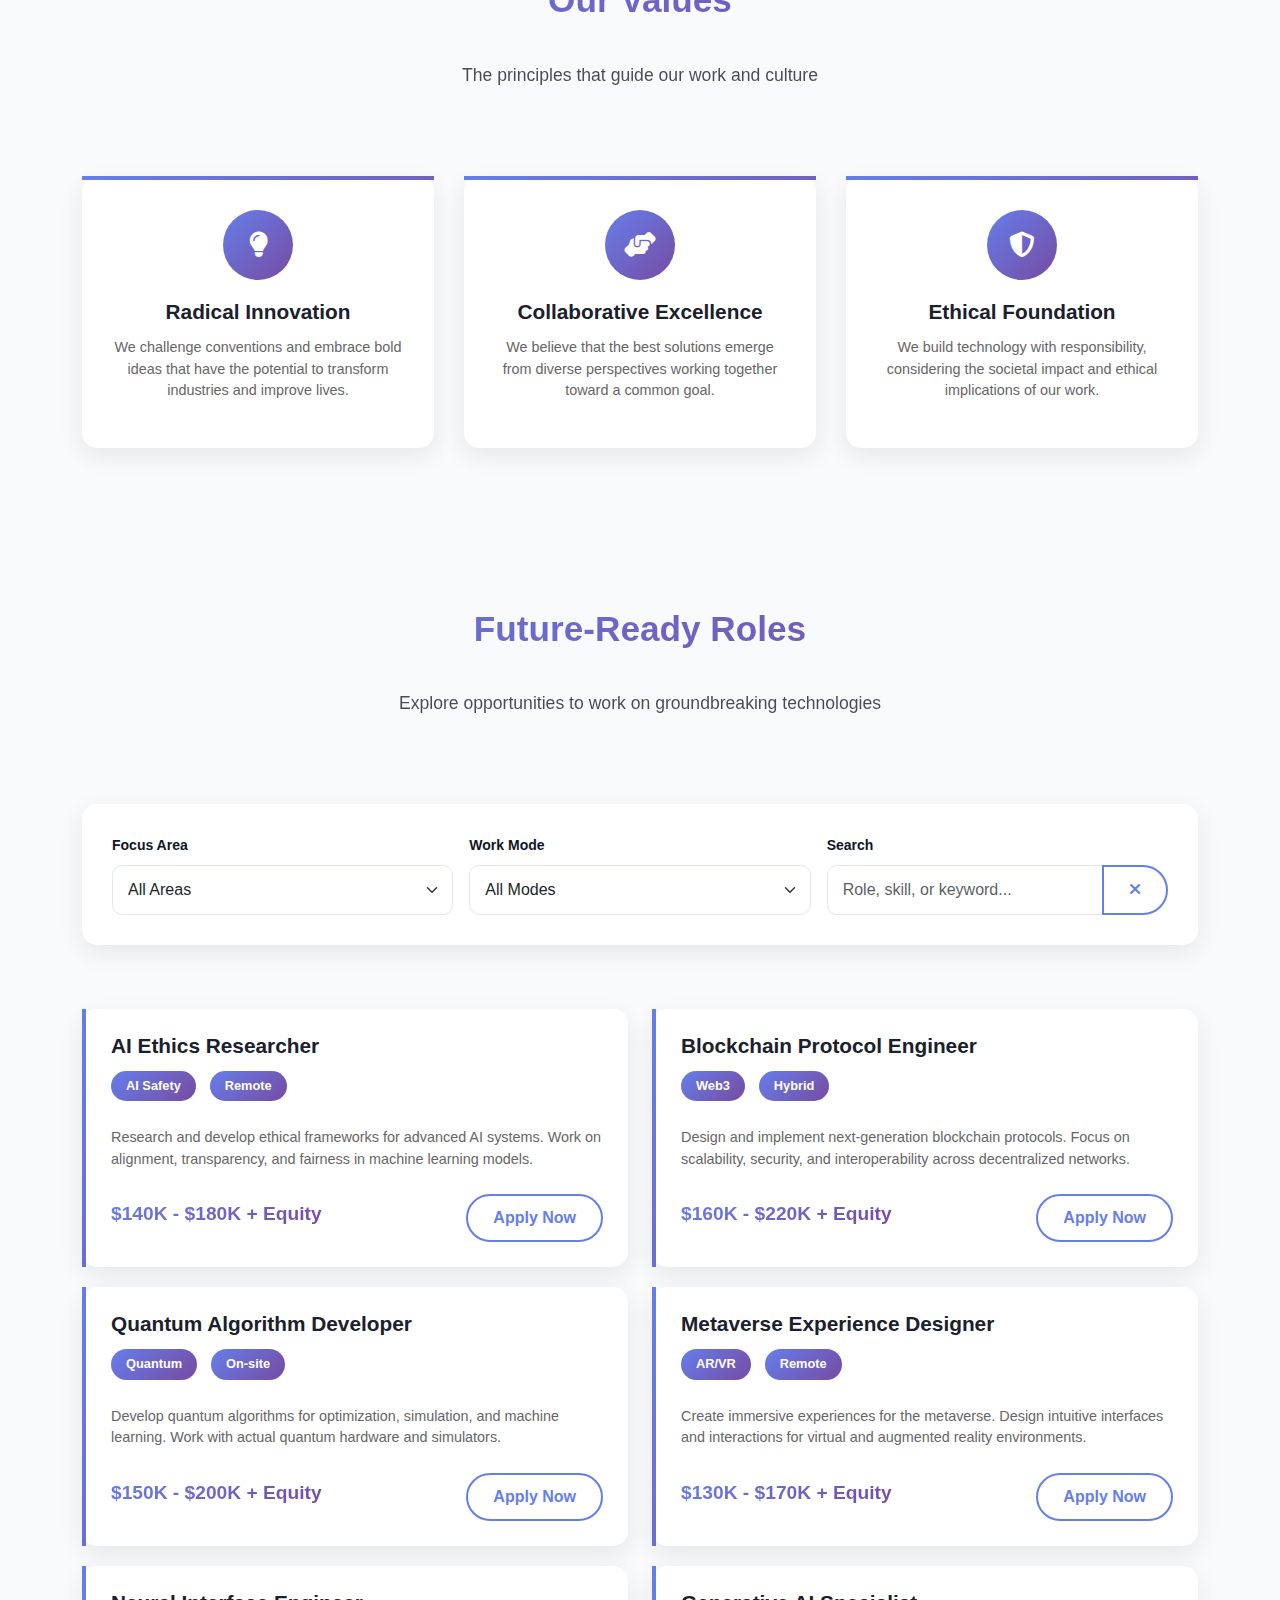
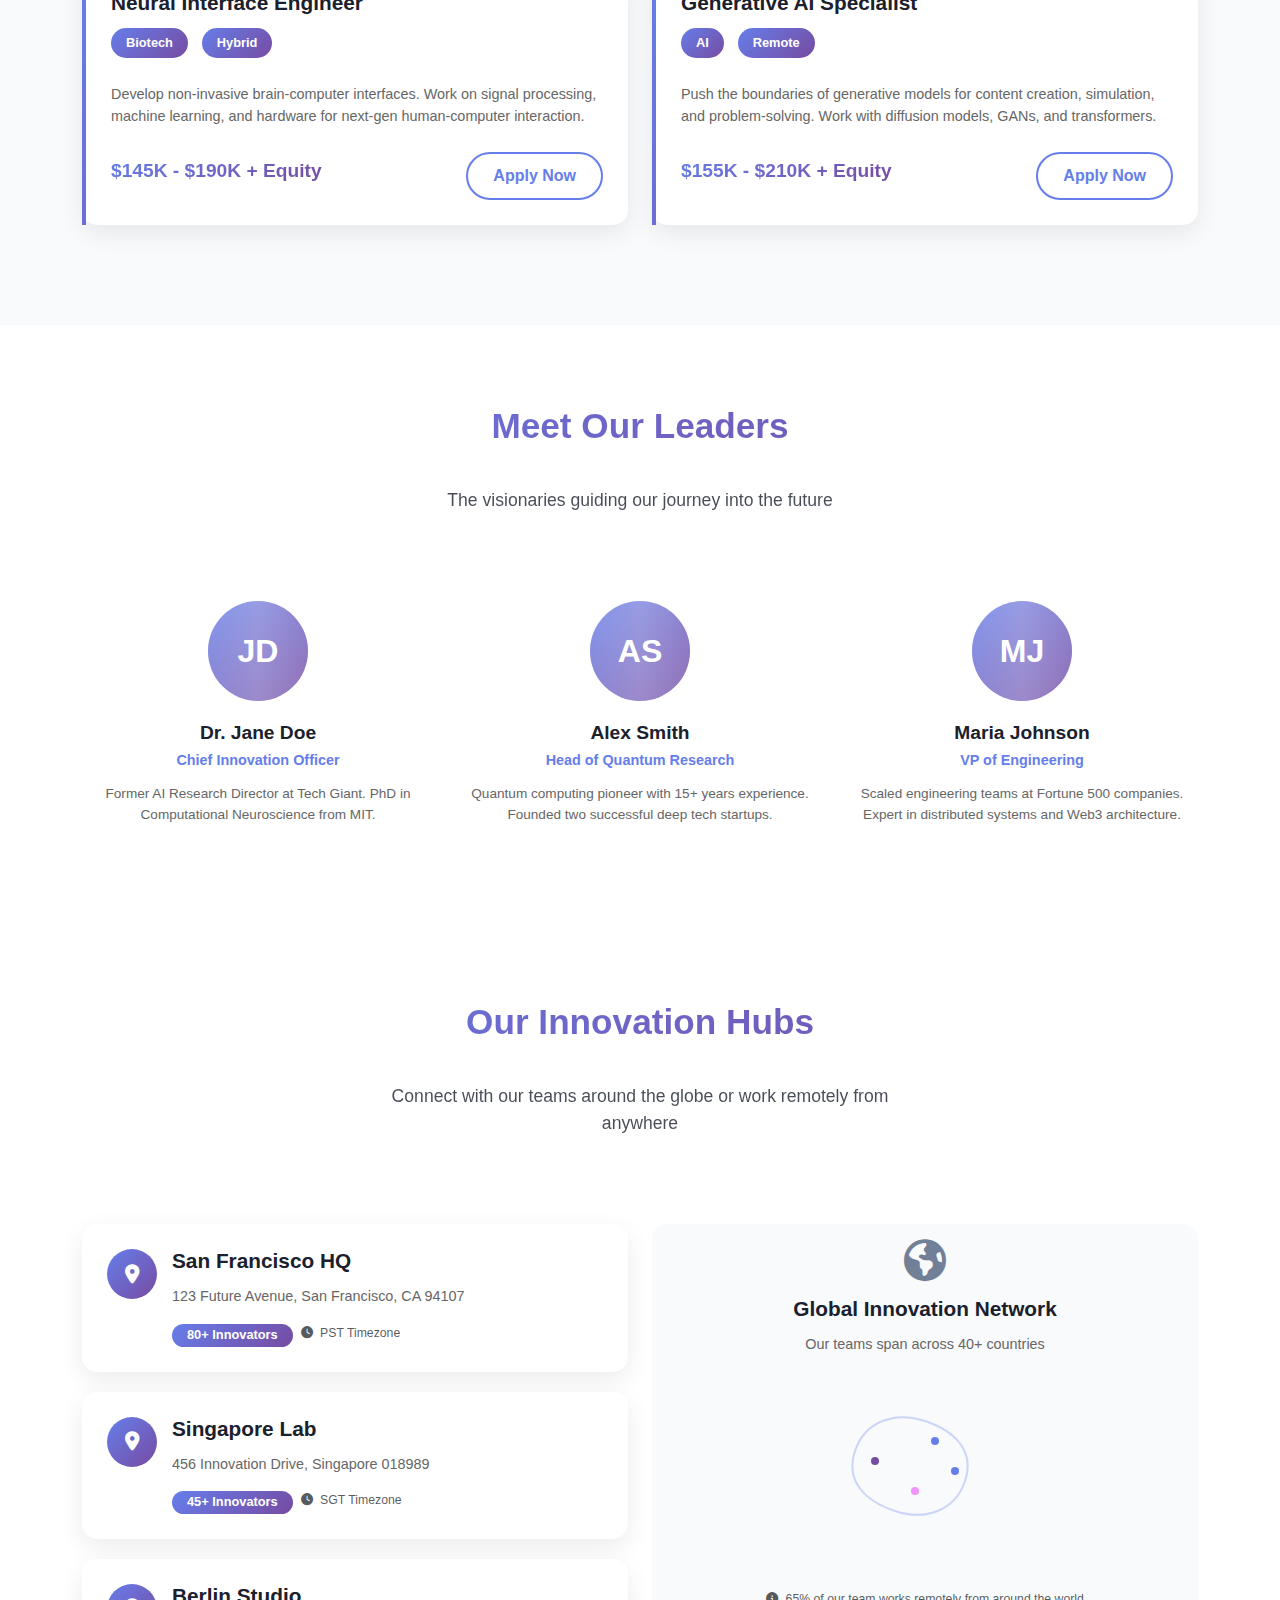
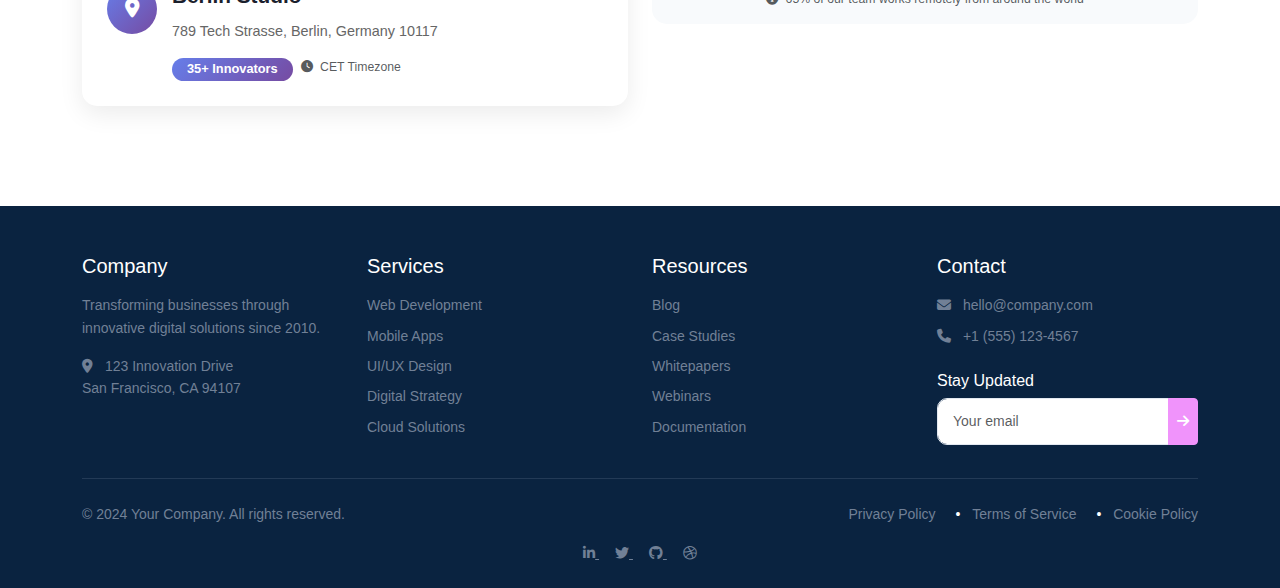
<file: careers.html>
<!DOCTYPE html>
<html lang="en">

<head>
    <meta charset="UTF-8">
    <meta name="viewport" content="width=device-width, initial-scale=1.0">
    <title>Future Careers | Join Our Visionary Team</title>
    <meta name="description"
        content="Shape the future with us. Explore cutting-edge career opportunities in AI, Web3, and emerging technologies.">
    <link href="https://cdn.jsdelivr.net/npm/bootstrap@5.3.0/dist/css/bootstrap.min.css" rel="stylesheet">
    <link rel="stylesheet" href="https://cdnjs.cloudflare.com/ajax/libs/font-awesome/6.4.0/css/all.min.css">
   
    <link href="assets/css/styles.css" rel="stylesheet">
  
</head>

<body>

    <!-- Header -->
    <header>
        <nav class="navbar navbar-expand-lg navbar-light fixed-top">
            <div class="container">
                <!-- Logo -->
                <a class="navbar-brand" href="#">
                    <i class="fas fa-cube me-2"></i>NEXUS
                </a>
    
                <!-- Mobile hamburger -->
                <button class="navbar-toggler" type="button" data-bs-toggle="collapse" data-bs-target="#navbarNav">
                    <span class="navbar-toggler-icon"></span>
                </button>
    
                <!-- Desktop navigation -->
                <div class="collapse navbar-collapse" id="navbarNav">
                    <ul class="navbar-nav mx-auto">
                        <li class="nav-item dropdown">
                            <a class="nav-link " href="#" role="button" aria-expanded="false">
                                Services
                            </a>
                            <div class="dropdown-menu services-dropdown">
                                <div class="services-container">
                                    <!-- Left Column - Main Services -->
                                    <div class="main-services">
                                        <div style="margin-bottom:10px ;" class="main-services-title">Our Services</div>
    
                                        <div class="main-service-item active" data-service="product-engineering">
                                            <div class="main-service-icon">
                                                <i class="fas fa-cube"></i>
                                            </div>
                                            <div class="main-service-content">
                                                <div class="main-service-name">Product Engineering & SaaS</div>
                                            </div>
                                            <div class="main-service-arrow">
                                                <i class="fas fa-chevron-right"></i>
                                            </div>
                                        </div>
    
                                        <div class="main-service-item" data-service="enterprise-software">
                                            <div class="main-service-icon">
                                                <i class="fas fa-building"></i>
                                            </div>
                                            <div class="main-service-content">
                                                <div class="main-service-name">Enterprise Software & Applications</div>
                                            </div>
                                            <div class="main-service-arrow">
                                                <i class="fas fa-chevron-right"></i>
                                            </div>
                                        </div>
    
                                        <div class="main-service-item" data-service="cloud-devops">
                                            <div class="main-service-icon">
                                                <i class="fas fa-cloud"></i>
                                            </div>
                                            <div class="main-service-content">
                                                <div class="main-service-name">Cloud, DevOps & Security</div>
                                            </div>
                                            <div class="main-service-arrow">
                                                <i class="fas fa-chevron-right"></i>
                                            </div>
                                        </div>
    
                                        <div class="main-service-item" data-service="ai-data">
                                            <div class="main-service-icon">
                                                <i class="fas fa-brain"></i>
                                            </div>
                                            <div class="main-service-content">
                                                <div class="main-service-name">AI & Data Solutions</div>
                                            </div>
                                            <div class="main-service-arrow">
                                                <i class="fas fa-chevron-right"></i>
                                            </div>
                                        </div>
    
                                        <div class="main-service-item" data-service="low-code">
                                            <div class="main-service-icon">
                                                <i class="fas fa-bolt"></i>
                                            </div>
                                            <div class="main-service-content">
                                                <div class="main-service-name">Low-Code/No-Code Development</div>
                                            </div>
                                            <div class="main-service-arrow">
                                                <i class="fas fa-chevron-right"></i>
                                            </div>
                                        </div>
    
                                        <div class="main-service-item" data-service="staff-augmentation">
                                            <div class="main-service-icon">
                                                <i class="fas fa-users"></i>
                                            </div>
                                            <div class="main-service-content">
                                                <div class="main-service-name">Staff Augmentation</div>
                                            </div>
                                            <div class="main-service-arrow">
                                                <i class="fas fa-chevron-right"></i>
                                            </div>
                                        </div>
                                    </div>
    
                                    <!-- Right Column - Sub Services -->
                                    <div class="sub-services">
                                        <div class="sub-services-header">
                                            <h3 class="sub-services-title">Product Engineering & SaaS</h3>
                                        </div>
    
                                        <div class="sub-services-list"
                                            style="display: flex; flex-direction: column; gap: 6px;">
                                            <a href="web-development.html" class="sub-service-item"
                                                style="display: flex; align-items: center; padding: 10px 16px; text-decoration: none; color: #1a202c; border-radius: 6px; transition: all 0.3s ease; gap: 12px;">
                                                <h4 class="sub-service-name"
                                                    style="margin: 0; font-size: 0.95rem; font-weight: 500; color: #1a202c; transition: color 0.3s ease;">
                                                    Web Application Development
                                                </h4>
                                                <div class="sub-service-arrow"
                                                    style="margin-left: auto; color: #718096; font-size: 0.9rem; transition: all 0.3s ease;">
    
                                                </div>
                                            </a>
    
                                            <a href="mobile-development.html" class="sub-service-item"
                                                style="display: flex; align-items: center; padding: 10px 16px; text-decoration: none; color: #1a202c; border-radius: 6px; transition: all 0.3s ease; gap: 12px;">
                                                <h4 class="sub-service-name"
                                                    style="margin: 0; font-size: 0.95rem; font-weight: 500; color: #1a202c; transition: color 0.3s ease;">
                                                    Mobile App Development
                                                </h4>
                                                <div class="sub-service-arrow"
                                                    style="margin-left: auto; color: #718096; font-size: 0.9rem; transition: all 0.3s ease;">
    
                                                </div>
                                            </a>
    
                                            <a href="saas-development.html" class="sub-service-item"
                                                style="display: flex; align-items: center; padding: 10px 16px; text-decoration: none; color: #1a202c; border-radius: 6px; transition: all 0.3s ease; gap: 12px;">
                                                <h4 class="sub-service-name"
                                                    style="margin: 0; font-size: 0.95rem; font-weight: 500; color: #1a202c; transition: color 0.3s ease;">
                                                    SaaS Platform Development
                                                </h4>
                                                <div class="sub-service-arrow"
                                                    style="margin-left: auto; color: #718096; font-size: 0.9rem; transition: all 0.3s ease;">
    
                                                </div>
                                            </a>
    
                                            <a href="api-development.html" class="sub-service-item"
                                                style="display: flex; align-items: center; padding: 10px 16px; text-decoration: none; color: #1a202c; border-radius: 6px; transition: all 0.3s ease; gap: 12px;">
                                                <h4 class="sub-service-name"
                                                    style="margin: 0; font-size: 0.95rem; font-weight: 500; color: #1a202c; transition: color 0.3s ease;">
                                                    API Development & Integration
                                                </h4>
                                                <div class="sub-service-arrow"
                                                    style="margin-left: auto; color: #718096; font-size: 0.9rem; transition: all 0.3s ease;">
    
                                                </div>
                                            </a>
                                        </div>
                                    </div>
                                </div>
                            </div>
                        </li>
                        <li class="nav-item">
                            <a class="nav-link" href="services.html">Industries</a>
                        </li>
                        <li class="nav-item">
                            <a class="nav-link" href="work.html">Work</a>
                        </li>
                        <li class="nav-item">
                            <a class="nav-link" href="about.html">About</a>
                        </li>
                        <li class="nav-item">
                            <a class="nav-link" href="careers.html">Careers</a>
                        </li>
                    </ul>
    
                    <!-- Desktop CTA -->
                    <a href="contact.html" class="btn btn-primary">Let's Talk</a>
                </div>
            </div>
        </nav>
    </header>
    <!-- Custom JavaScript for Services Dropdown -->
    <script>
        document.addEventListener('DOMContentLoaded', function () {
            const mainServiceItems = document.querySelectorAll('.main-service-item');
            const subServicesTitle = document.querySelector('.sub-services-title');
            const subServicesList = document.querySelector('.sub-services-list');

            // Service data - updated to match your HTML structure
            const servicesData = {
                'product-engineering': {
                    title: 'Product Engineering & SaaS',
                    subServices: [
                        {
                            name: 'Web Application Development',
                            url: 'web-development.html'
                        },
                        {
                            name: 'Mobile App Development',
                            url: 'mobile-development.html'
                        },
                        {
                            name: 'SaaS Platform Development',
                            url: 'saas-development.html'
                        },
                        {
                            name: 'API Development & Integration',
                            url: 'api-development.html'
                        }
                    ]
                },
                'enterprise-software': {
                    title: 'Enterprise Software & Applications',
                    subServices: [
                        {
                            name: 'ERP Systems Implementation',
                            url: 'erp-systems.html'
                        },
                        {
                            name: 'Business Intelligence',
                            url: 'business-intelligence.html'
                        },
                        {
                            name: 'Workflow Automation',
                            url: 'workflow-automation.html'
                        },
                        {
                            name: 'Legacy System Modernization',
                            url: 'legacy-modernization.html'
                        }
                    ]
                },
                'cloud-devops': {
                    title: 'Cloud, DevOps & Security',
                    subServices: [
                        {
                            name: 'Cloud Migration Services',
                            url: 'cloud-migration.html'
                        },
                        {
                            name: 'DevOps Implementation',
                            url: 'devops-implementation.html'
                        },
                        {
                            name: 'Security Solutions',
                            url: 'security-solutions.html'
                        },
                        {
                            name: 'Infrastructure as Code',
                            url: 'infrastructure-code.html'
                        }
                    ]
                },
                'ai-data': {
                    title: 'AI & Data Solutions',
                    subServices: [
                        {
                            name: 'Machine Learning Solutions',
                            url: 'machine-learning.html'
                        },
                        {
                            name: 'AI Implementation',
                            url: 'ai-implementation.html'
                        },
                        {
                            name: 'Data Analytics',
                            url: 'data-analytics.html'
                        },
                        {
                            name: 'Big Data Solutions',
                            url: 'big-data.html'
                        }
                    ]
                },
                'low-code': {
                    title: 'Low-Code/No-Code Development',
                    subServices: [
                        {
                            name: 'Rapid Prototyping',
                            url: 'rapid-prototyping.html'
                        },
                        {
                            name: 'Visual Development',
                            url: 'visual-development.html'
                        },
                        {
                            name: 'Custom Components',
                            url: 'custom-components.html'
                        },
                        {
                            name: 'Accelerated Deployment',
                            url: 'accelerated-deployment.html'
                        }
                    ]
                },
                'staff-augmentation': {
                    title: 'Staff Augmentation',
                    subServices: [
                        {
                            name: 'Dedicated Developers',
                            url: 'dedicated-developers.html'
                        },
                        {
                            name: 'Team Extension',
                            url: 'team-extension.html'
                        },
                        {
                            name: 'Expert Consultation',
                            url: 'expert-consultation.html'
                        },
                        {
                            name: 'Project-based Staffing',
                            url: 'project-staffing.html'
                        }
                    ]
                }
            };

            // Function to update sub-services
            function updateSubServices(serviceKey) {
                const service = servicesData[serviceKey];

                if (service) {
                    subServicesTitle.textContent = service.title;

                    // Clear existing sub-services
                    subServicesList.innerHTML = '';

                    // Add new sub-services
                    service.subServices.forEach(subService => {
                        const subServiceItem = document.createElement('a');
                        subServiceItem.className = 'sub-service-item';
                        subServiceItem.href = subService.url;
                        subServiceItem.style.cssText = 'display: flex; align-items: center; padding: 10px 16px; text-decoration: none; color: #1a202c; border-radius: 6px; transition: all 0.3s ease; gap: 12px;';

                        subServiceItem.innerHTML = `
                        <h4 class="sub-service-name" style="margin: 0; font-size: 0.95rem; font-weight: 500; color: #1a202c; transition: color 0.3s ease;">
                            ${subService.name}
                        </h4>
                        <div class="sub-service-arrow" style="margin-left: auto; color: #718096; font-size: 0.9rem; transition: all 0.3s ease;">
                        </div>
                    `;

                        // Add hover effect
                        subServiceItem.addEventListener('mouseenter', function () {
                            this.style.backgroundColor = '#f7fafc';
                            this.querySelector('.sub-service-name').style.color = '#4299e1';
                            this.querySelector('.sub-service-arrow').style.color = '#4299e1';
                            this.querySelector('.sub-service-arrow').innerHTML = '→';
                        });

                        subServiceItem.addEventListener('mouseleave', function () {
                            this.style.backgroundColor = '';
                            this.querySelector('.sub-service-name').style.color = '#1a202c';
                            this.querySelector('.sub-service-arrow').style.color = '#718096';
                            this.querySelector('.sub-service-arrow').innerHTML = '';
                        });

                        subServicesList.appendChild(subServiceItem);
                    });
                }
            }

            // Add click event listeners to main service items
            mainServiceItems.forEach(item => {
                item.addEventListener('click', function (e) {
                    e.preventDefault();

                    // Remove active class from all items
                    mainServiceItems.forEach(i => i.classList.remove('active'));

                    // Add active class to clicked item
                    this.classList.add('active');

                    // Update sub-services
                    const serviceKey = this.getAttribute('data-service');
                    updateSubServices(serviceKey);
                });

                // Add hover effect for main service items
                item.addEventListener('mouseenter', function () {
                    if (!this.classList.contains('active')) {
                        this.style.backgroundColor = '#f7fafc';
                    }
                });

                item.addEventListener('mouseleave', function () {
                    if (!this.classList.contains('active')) {
                        this.style.backgroundColor = '';
                    }
                });
            });

            // Add scroll effect to navbar
            window.addEventListener('scroll', function () {
                const navbar = document.querySelector('.navbar');
                if (window.scrollY > 100) {
                    navbar.classList.add('scrolled');
                } else {
                    navbar.classList.remove('scrolled');
                }
            });

            // Initialize with the first service active
            if (mainServiceItems.length > 0) {
                mainServiceItems[0].classList.add('active');
                updateSubServices(mainServiceItems[0].getAttribute('data-service'));
            }
        });
        const mainServiceItems = document.querySelectorAll('.main-service-item');
        const subServicesTitle = document.querySelector('.sub-services-title');
        const subServicesDescription = document.querySelector('.sub-services-description');
        const subServicesGrid = document.querySelector('.sub-services-grid');

        // Service data
        const servicesData = {
            'product-engineering': {
                title: 'Product Engineering & SaaS',
                description: 'End-to-end development of scalable digital products and software-as-a-service platforms',
                subServices: [
                    {
                        icon: 'fas fa-laptop-code',
                        name: 'Web Application Development',
                        description: 'Responsive and performant web applications using modern frameworks'
                    },
                    {
                        icon: 'fas fa-mobile-alt',
                        name: 'Mobile App Development',
                        description: 'Native and cross-platform mobile applications for iOS and Android'
                    },
                    {
                        icon: 'fas fa-layer-group',
                        name: 'SaaS Platform Development',
                        description: 'Multi-tenant SaaS platforms with subscription management'
                    },
                    {
                        icon: 'fas fa-cogs',
                        name: 'API Development & Integration',
                        description: 'RESTful APIs and third-party integrations'
                    }
                ]
            },
            'enterprise-software': {
                title: 'Enterprise Software & Applications',
                description: 'Custom enterprise solutions for large-scale business operations',
                subServices: [
                    {
                        icon: 'fas fa-building',
                        name: 'ERP Systems',
                        description: 'Enterprise Resource Planning solutions'
                    },
                    {
                        icon: 'fas fa-chart-line',
                        name: 'Business Intelligence',
                        description: 'Data analytics and reporting platforms'
                    },
                    {
                        icon: 'fas fa-project-diagram',
                        name: 'Workflow Automation',
                        description: 'Business process automation systems'
                    },
                    {
                        icon: 'fas fa-database',
                        name: 'Legacy System Modernization',
                        description: 'Upgrading outdated systems to modern platforms'
                    }
                ]
            },
            'cloud-devops': {
                title: 'Cloud, DevOps & Security',
                description: 'Infrastructure automation and cloud-native security solutions',
                subServices: [
                    {
                        icon: 'fas fa-server',
                        name: 'Cloud Migration',
                        description: 'Seamless transition to cloud infrastructure'
                    },
                    {
                        icon: 'fas fa-code-branch',
                        name: 'DevOps Implementation',
                        description: 'CI/CD pipelines and automation'
                    },
                    {
                        icon: 'fas fa-shield-alt',
                        name: 'Security Solutions',
                        description: 'Comprehensive cybersecurity services'
                    },
                    {
                        icon: 'fas fa-network-wired',
                        name: 'Infrastructure as Code',
                        description: 'Automated infrastructure management'
                    }
                ]
            },
            'ai-data': {
                title: 'AI & Data Solutions',
                description: 'Intelligent solutions leveraging artificial intelligence and data analytics',
                subServices: [
                    {
                        icon: 'fas fa-brain',
                        name: 'Machine Learning',
                        description: 'Custom ML models and algorithms'
                    },
                    {
                        icon: 'fas fa-robot',
                        name: 'AI Implementation',
                        description: 'AI-powered business solutions'
                    },
                    {
                        icon: 'fas fa-chart-bar',
                        name: 'Data Analytics',
                        description: 'Business intelligence and insights'
                    },
                    {
                        icon: 'fas fa-database',
                        name: 'Big Data Solutions',
                        description: 'Large-scale data processing systems'
                    }
                ]
            },
            'low-code': {
                title: 'Low-Code/No-Code Development',
                description: 'Rapid application development with minimal coding',
                subServices: [
                    {
                        icon: 'fas fa-bolt',
                        name: 'Rapid Prototyping',
                        description: 'Quick MVP development and testing'
                    },
                    {
                        icon: 'fas fa-puzzle-piece',
                        name: 'Visual Development',
                        description: 'Drag-and-drop interface building'
                    },
                    {
                        icon: 'fas fa-tools',
                        name: 'Custom Components',
                        description: 'Extended functionality development'
                    },
                    {
                        icon: 'fas fa-rocket',
                        name: 'Accelerated Deployment',
                        description: 'Faster time-to-market solutions'
                    }
                ]
            },
            'staff-augmentation': {
                title: 'Staff Augmentation',
                description: 'Expert talent augmentation for your development teams',
                subServices: [
                    {
                        icon: 'fas fa-user-plus',
                        name: 'Dedicated Developers',
                        description: 'Full-time dedicated team members'
                    },
                    {
                        icon: 'fas fa-users',
                        name: 'Team Extension',
                        description: 'Scalable team augmentation'
                    },
                    {
                        icon: 'fas fa-graduation-cap',
                        name: 'Expert Consultation',
                        description: 'Technical guidance and mentorship'
                    },
                    {
                        icon: 'fas fa-handshake',
                        name: 'Project-based Staffing',
                        description: 'Flexible staffing for specific projects'
                    }
                ]
            }
        };

        // Function to update sub-services
        function updateSubServices(serviceKey) {
            const service = servicesData[serviceKey];

            if (service) {
                subServicesTitle.textContent = service.title;
                subServicesDescription.textContent = service.description;

                // Clear existing sub-services
                subServicesGrid.innerHTML = '';

                // Add new sub-services
                service.subServices.forEach(subService => {
                    const subServiceItem = document.createElement('div');
                    subServiceItem.className = 'sub-service-item';
                    subServiceItem.innerHTML = `
                                <div class="sub-service-icon">
                                    <i class="${subService.icon}"></i>
                                </div>
                                <h4 class="sub-service-name">${subService.name}</h4>
                                <p class="sub-service-description">${subService.description}</p>
                            `;
                    subServicesGrid.appendChild(subServiceItem);
                });
            }
        }

        // Add click event listeners to main service items
        mainServiceItems.forEach(item => {
            item.addEventListener('click', function () {
                // Remove active class from all items
                mainServiceItems.forEach(i => i.classList.remove('active'));

                // Add active class to clicked item
                this.classList.add('active');

                // Update sub-services
                const serviceKey = this.getAttribute('data-service');
                updateSubServices(serviceKey);
            });
        });

        // Add scroll effect to navbar
        window.addEventListener('scroll', function () {
            const navbar = document.querySelector('.navbar');
            if (window.scrollY > 100) {
                navbar.classList.add('scrolled');
            } else {
                navbar.classList.remove('scrolled');
            }
        });

    </script>
    <!-- Floating Background Elements -->
    <div class="floating-elements"   style="padding-top: 120px;">
        <div class="floating-element"></div>
        <div class="floating-element"></div>
        <div class="floating-element"></div>
    </div>

    <!-- Header -->
 

    <main>
        <!-- Careers Hero -->
        <section style="padding-top: 20px;" class="careers-hero">
            <div class="container">
                <div class="row align-items-center">
                    <div class="col-lg-6">
                        <div class="rw-hero-content text-lg-start text-center">
                            <span class="rw-hero-badge">We're Hiring Innovators</span>
                            <h1 class="rw-hero-title">Shape the Future With Us</h1>
                            <p class="rw-hero-subtitle">Join our team of visionaries building the next generation of
                                technology. Work on cutting-edge projects in AI, Web3, and quantum computing.</p>

                            <div class="rw-stats-grid">
                                <div class="rw-stat-card">
                                    <div class="rw-stat-number">200+</div>
                                    <div class="rw-stat-label">Innovators</div>
                                </div>
                                <div class="rw-stat-card">
                                    <div class="rw-stat-number">40+</div>
                                    <div class="rw-stat-label">Countries</div>
                                </div>
                                <div class="rw-stat-card">
                                    <div class="rw-stat-number">98%</div>
                                    <div class="rw-stat-label">Team Satisfaction</div>
                                </div>
                                <div class="rw-stat-card">
                                    <div class="rw-stat-number">15+</div>
                                    <div class="rw-stat-label">Focus Areas</div>
                                </div>
                            </div>

                            <div class="mt-4">
                                <a href="#positions" class="btn btn-primary me-3">View Open Roles</a>
                                <a href="#benefits" class="btn btn-outline-primary">Why Join Us</a>
                            </div>
                        </div>
                    </div>
                    <div class="col-lg-6 mt-5 mt-lg-0">
                        <div class="rw-mission-visual">
                            <div class="rw-visual-element"></div>
                            <div class="rw-visual-element"></div>
                            <div class="position-relative"
                                style="height: 100%; display: flex; align-items: center; justify-content: center;">
                                <div class="tech-illustration">
                                    <svg width="400" height="300" viewBox="0 0 400 300" fill="none"
                                        xmlns="http://www.w3.org/2000/svg">
                                        <!-- Futuristic network nodes -->
                                        <circle cx="100" cy="100" r="8" fill="#667eea" />
                                        <circle cx="200" cy="150" r="8" fill="#764ba2" />
                                        <circle cx="300" cy="100" r="8" fill="#f093fb" />
                                        <circle cx="150" cy="200" r="8" fill="#667eea" />
                                        <circle cx="250" cy="200" r="8" fill="#764ba2" />

                                        <!-- Connecting lines -->
                                        <path d="M100 100L200 150" stroke="#667eea" stroke-width="2"
                                            stroke-opacity="0.5" />
                                        <path d="M200 150L300 100" stroke="#764ba2" stroke-width="2"
                                            stroke-opacity="0.5" />
                                        <path d="M200 150L150 200" stroke="#667eea" stroke-width="2"
                                            stroke-opacity="0.5" />
                                        <path d="M200 150L250 200" stroke="#764ba2" stroke-width="2"
                                            stroke-opacity="0.5" />
                                        <path d="M150 200L250 200" stroke="#f093fb" stroke-width="2"
                                            stroke-opacity="0.5" />

                                        <!-- Central hub -->
                                        <circle cx="200" cy="150" r="20" fill="url(#gradient)" />
                                        <defs>
                                            <linearGradient id="gradient" x1="0%" y1="0%" x2="100%" y2="100%">
                                                <stop offset="0%" stop-color="#667eea" />
                                                <stop offset="100%" stop-color="#764ba2" />
                                            </linearGradient>
                                        </defs>
                                    </svg>
                                </div>
                            </div>
                        </div>
                    </div>
                </div>
            </div>
        </section>

   
        <!-- Employee Benefits -->
        <section id="benefits" class="benefits-section">
            <div class="container">
                <div class="row mb-5">
                    <div class="col-12">
                        <h2 class="rw-section-title">Why Join Our Team?</h2>
                        <p class="rw-hero-subtitle text-center">We're building the future, and we want you to be part of
                            it. Here's what we offer:</p>
                    </div>
                </div>

                <div class="row g-4">
                    <!-- Benefit 1 -->
                    <div class="col-lg-3 col-md-6">
                        <div class="benefit-card">
                            <div class="benefit-icon">
                                <i class="fas fa-brain"></i>
                            </div>
                            <h4 class="rw-value-title">Future Tech Access</h4>
                            <p class="rw-value-desc">Work with cutting-edge tools including quantum computing
                                simulators, AI development platforms, and blockchain infrastructure.</p>
                        </div>
                    </div>

                    <!-- Benefit 2 -->
                    <div class="col-lg-3 col-md-6">
                        <div class="benefit-card">
                            <div class="benefit-icon">
                                <i class="fas fa-graduation-cap"></i>
                            </div>
                            <h4 class="rw-value-title">Learning Ecosystem</h4>
                            <p class="rw-value-desc">$5,000 annual learning budget, access to premium courses, and
                                weekly knowledge-sharing sessions with industry leaders.</p>
                        </div>
                    </div>

                    <!-- Benefit 3 -->
                    <div class="col-lg-3 col-md-6">
                        <div class="benefit-card">
                            <div class="benefit-icon">
                                <i class="fas fa-globe-americas"></i>
                            </div>
                            <h4 class="rw-value-title">Global Flexibility</h4>
                            <p class="rw-value-desc">Work from anywhere with our digital-first approach. Quarterly team
                                retreats in exotic locations around the world.</p>
                        </div>
                    </div>

                    <!-- Benefit 4 -->
                    <div class="col-lg-3 col-md-6">
                        <div class="benefit-card">
                            <div class="benefit-icon">
                                <i class="fas fa-rocket"></i>
                            </div>
                            <h4 class="rw-value-title">Equity & Growth</h4>
                            <p class="rw-value-desc">Competitive salary with significant equity options. Clear growth
                                paths and promotion cycles every 6 months.</p>
                        </div>
                    </div>
                </div>
            </div>
        </section>

        <!-- Values Section -->
        <section class="rw-values">
            <div class="container">
                <div class="row mb-5">
                    <div class="col-12">
                        <h2 class="rw-section-title">Our Values</h2>
                        <p class="rw-hero-subtitle text-center">The principles that guide our work and culture</p>
                    </div>
                </div>

                <div class="rw-values-grid">
                    <div class="rw-value-card">
                        <div class="rw-value-icon">
                            <i class="fas fa-lightbulb"></i>
                        </div>
                        <h4 class="rw-value-title">Radical Innovation</h4>
                        <p class="rw-value-desc">We challenge conventions and embrace bold ideas that have the potential
                            to transform industries and improve lives.</p>
                    </div>

                    <div class="rw-value-card">
                        <div class="rw-value-icon">
                            <i class="fas fa-hands-helping"></i>
                        </div>
                        <h4 class="rw-value-title">Collaborative Excellence</h4>
                        <p class="rw-value-desc">We believe that the best solutions emerge from diverse perspectives
                            working together toward a common goal.</p>
                    </div>

                    <div class="rw-value-card">
                        <div class="rw-value-icon">
                            <i class="fas fa-shield-alt"></i>
                        </div>
                        <h4 class="rw-value-title">Ethical Foundation</h4>
                        <p class="rw-value-desc">We build technology with responsibility, considering the societal
                            impact and ethical implications of our work.</p>
                    </div>
                </div>
            </div>
        </section>

        <!-- Open Positions -->
        <section id="positions" class="positions-section">
            <div class="container">
                <div class="row mb-5">
                    <div class="col-12">
                        <h2 class="rw-section-title">Future-Ready Roles</h2>
                        <p class="rw-hero-subtitle text-center">Explore opportunities to work on groundbreaking
                            technologies</p>
                    </div>
                </div>

                <!-- Filters -->
                <div class="row mb-4">
                    <div class="col-12">
                        <div class="filters-card">
                            <div class="row g-3 align-items-end">
                                <div class="col-md-4">
                                    <label for="departmentFilter" class="form-label fw-semibold">Focus Area</label>
                                    <select class="form-select" id="departmentFilter">
                                        <option value="all">All Areas</option>
                                        <option value="ai">Artificial Intelligence</option>
                                        <option value="web3">Web3 & Blockchain</option>
                                        <option value="quantum">Quantum Computing</option>
                                        <option value="ar-vr">AR/VR</option>
                                        <option value="biotech">Biotech Interfaces</option>
                                    </select>
                                </div>
                                <div class="col-md-4">
                                    <label for="locationFilter" class="form-label fw-semibold">Work Mode</label>
                                    <select class="form-select" id="locationFilter">
                                        <option value="all">All Modes</option>
                                        <option value="remote">Fully Remote</option>
                                        <option value="hybrid">Hybrid</option>
                                        <option value="onsite">On-site</option>
                                    </select>
                                </div>
                                <div class="col-md-4">
                                    <label for="searchFilter" class="form-label fw-semibold">Search</label>
                                    <div class="input-group">
                                        <input type="text" class="form-control" id="searchFilter"
                                            placeholder="Role, skill, or keyword...">
                                        <button class="btn btn-outline-primary" type="button" id="clearFilters">
                                            <i class="fas fa-times"></i>
                                        </button>
                                    </div>
                                </div>
                            </div>
                        </div>
                    </div>
                </div>

                <!-- Positions Grid -->
                <div class="row" id="positionsGrid">
                    <!-- Position 1 -->
                    <div class="col-lg-6" data-department="ai" data-location="remote">
                        <div class="position-card">
                            <div class="position-header">
                                <div>
                                    <h3 class="rw-value-title">AI Ethics Researcher</h3>
                                    <div class="position-meta mt-2">
                                        <span class="position-tag">AI Safety</span>
                                        <span class="position-tag">Remote</span>
                                    </div>
                                </div>
                            </div>
                            <p class="rw-value-desc mt-3">Research and develop ethical frameworks for advanced AI
                                systems. Work on alignment, transparency, and fairness in machine learning models.</p>
                            <div class="position-footer mt-4 d-flex justify-content-between align-items-center">
                                <div class="rw-stat-number" style="font-size: 1.2rem;">$140K - $180K + Equity</div>
                                <button class="btn btn-outline-primary">Apply Now</button>
                            </div>
                        </div>
                    </div>

                    <!-- Position 2 -->
                    <div class="col-lg-6" data-department="web3" data-location="hybrid">
                        <div class="position-card">
                            <div class="position-header">
                                <div>
                                    <h3 class="rw-value-title">Blockchain Protocol Engineer</h3>
                                    <div class="position-meta mt-2">
                                        <span class="position-tag">Web3</span>
                                        <span class="position-tag">Hybrid</span>
                                    </div>
                                </div>
                            </div>
                            <p class="rw-value-desc mt-3">Design and implement next-generation blockchain protocols.
                                Focus on scalability, security, and interoperability across decentralized networks.</p>
                            <div class="position-footer mt-4 d-flex justify-content-between align-items-center">
                                <div class="rw-stat-number" style="font-size: 1.2rem;">$160K - $220K + Equity</div>
                                <button class="btn btn-outline-primary">Apply Now</button>
                            </div>
                        </div>
                    </div>

                    <!-- Position 3 -->
                    <div class="col-lg-6" data-department="quantum" data-location="onsite">
                        <div class="position-card">
                            <div class="position-header">
                                <div>
                                    <h3 class="rw-value-title">Quantum Algorithm Developer</h3>
                                    <div class="position-meta mt-2">
                                        <span class="position-tag">Quantum</span>
                                        <span class="position-tag">On-site</span>
                                    </div>
                                </div>
                            </div>
                            <p class="rw-value-desc mt-3">Develop quantum algorithms for optimization, simulation, and
                                machine learning. Work with actual quantum hardware and simulators.</p>
                            <div class="position-footer mt-4 d-flex justify-content-between align-items-center">
                                <div class="rw-stat-number" style="font-size: 1.2rem;">$150K - $200K + Equity</div>
                                <button class="btn btn-outline-primary">Apply Now</button>
                            </div>
                        </div>
                    </div>

                    <!-- Position 4 -->
                    <div class="col-lg-6" data-department="ar-vr" data-location="remote">
                        <div class="position-card">
                            <div class="position-header">
                                <div>
                                    <h3 class="rw-value-title">Metaverse Experience Designer</h3>
                                    <div class="position-meta mt-2">
                                        <span class="position-tag">AR/VR</span>
                                        <span class="position-tag">Remote</span>
                                    </div>
                                </div>
                            </div>
                            <p class="rw-value-desc mt-3">Create immersive experiences for the metaverse. Design
                                intuitive interfaces and interactions for virtual and augmented reality environments.
                            </p>
                            <div class="position-footer mt-4 d-flex justify-content-between align-items-center">
                                <div class="rw-stat-number" style="font-size: 1.2rem;">$130K - $170K + Equity</div>
                                <button class="btn btn-outline-primary">Apply Now</button>
                            </div>
                        </div>
                    </div>

                    <!-- Position 5 -->
                    <div class="col-lg-6" data-department="biotech" data-location="hybrid">
                        <div class="position-card">
                            <div class="position-header">
                                <div>
                                    <h3 class="rw-value-title">Neural Interface Engineer</h3>
                                    <div class="position-meta mt-2">
                                        <span class="position-tag">Biotech</span>
                                        <span class="position-tag">Hybrid</span>
                                    </div>
                                </div>
                            </div>
                            <p class="rw-value-desc mt-3">Develop non-invasive brain-computer interfaces. Work on signal
                                processing, machine learning, and hardware for next-gen human-computer interaction.</p>
                            <div class="position-footer mt-4 d-flex justify-content-between align-items-center">
                                <div class="rw-stat-number" style="font-size: 1.2rem;">$145K - $190K + Equity</div>
                                <button class="btn btn-outline-primary">Apply Now</button>
                            </div>
                        </div>
                    </div>

                    <!-- Position 6 -->
                    <div class="col-lg-6" data-department="ai" data-location="remote">
                        <div class="position-card">
                            <div class="position-header">
                                <div>
                                    <h3 class="rw-value-title">Generative AI Specialist</h3>
                                    <div class="position-meta mt-2">
                                        <span class="position-tag">AI</span>
                                        <span class="position-tag">Remote</span>
                                    </div>
                                </div>
                            </div>
                            <p class="rw-value-desc mt-3">Push the boundaries of generative models for content creation,
                                simulation, and problem-solving. Work with diffusion models, GANs, and transformers.</p>
                            <div class="position-footer mt-4 d-flex justify-content-between align-items-center">
                                <div class="rw-stat-number" style="font-size: 1.2rem;">$155K - $210K + Equity</div>
                                <button class="btn btn-outline-primary">Apply Now</button>
                            </div>
                        </div>
                    </div>
                </div>
            </div>
        </section>

        <!-- Team Section -->
        <section class="rw-team">
            <div class="container">
                <div class="row mb-5">
                    <div class="col-12">
                        <h2 class="rw-section-title">Meet Our Leaders</h2>
                        <p class="rw-hero-subtitle text-center">The visionaries guiding our journey into the future</p>
                    </div>
                </div>

                <div class="rw-team-grid">
                    <div class="rw-team-card">
                        <div class="rw-team-avatar">
                            <span>JD</span>
                        </div>
                        <h4 class="rw-team-name">Dr. Jane Doe</h4>
                        <div class="rw-team-role">Chief Innovation Officer</div>
                        <p class="rw-team-desc">Former AI Research Director at Tech Giant. PhD in Computational
                            Neuroscience from MIT.</p>
                    </div>

                    <div class="rw-team-card">
                        <div class="rw-team-avatar">
                            <span>AS</span>
                        </div>
                        <h4 class="rw-team-name">Alex Smith</h4>
                        <div class="rw-team-role">Head of Quantum Research</div>
                        <p class="rw-team-desc">Quantum computing pioneer with 15+ years experience. Founded two
                            successful deep tech startups.</p>
                    </div>

                    <div class="rw-team-card">
                        <div class="rw-team-avatar">
                            <span>MJ</span>
                        </div>
                        <h4 class="rw-team-name">Maria Johnson</h4>
                        <div class="rw-team-role">VP of Engineering</div>
                        <p class="rw-team-desc">Scaled engineering teams at Fortune 500 companies. Expert in distributed
                            systems and Web3 architecture.</p>
                    </div>
                </div>
            </div>
        </section>

        <!-- Office Locations -->
        <section class="locations-section">
            <div class="container">
                <div class="row mb-5">
                    <div class="col-12">
                        <h2 class="rw-section-title">Our Innovation Hubs</h2>
                        <p class="rw-hero-subtitle text-center">Connect with our teams around the globe or work remotely
                            from anywhere</p>
                    </div>
                </div>

                <div class="row g-4">
                    <div class="col-lg-6">
                        <div class="location-card">
                            <div class="d-flex align-items-start">
                                <div class="location-icon">
                                    <i class="fas fa-map-marker-alt"></i>
                                </div>
                                <div class="location-info">
                                    <h4 class="rw-value-title">San Francisco HQ</h4>
                                    <p class="rw-value-desc">123 Future Avenue, San Francisco, CA 94107</p>
                                    <div class="location-meta d-flex flex-wrap gap-2 mt-3">
                                        <span class="badge">80+ Innovators</span>
                                        <span class="text-muted small"><i class="fas fa-clock me-1"></i> PST
                                            Timezone</span>
                                    </div>
                                </div>
                            </div>
                        </div>

                        <div class="location-card">
                            <div class="d-flex align-items-start">
                                <div class="location-icon">
                                    <i class="fas fa-map-marker-alt"></i>
                                </div>
                                <div class="location-info">
                                    <h4 class="rw-value-title">Singapore Lab</h4>
                                    <p class="rw-value-desc">456 Innovation Drive, Singapore 018989</p>
                                    <div class="location-meta d-flex flex-wrap gap-2 mt-3">
                                        <span class="badge">45+ Innovators</span>
                                        <span class="text-muted small"><i class="fas fa-clock me-1"></i> SGT
                                            Timezone</span>
                                    </div>
                                </div>
                            </div>
                        </div>

                        <div class="location-card">
                            <div class="d-flex align-items-start">
                                <div class="location-icon">
                                    <i class="fas fa-map-marker-alt"></i>
                                </div>
                                <div class="location-info">
                                    <h4 class="rw-value-title">Berlin Studio</h4>
                                    <p class="rw-value-desc">789 Tech Strasse, Berlin, Germany 10117</p>
                                    <div class="location-meta d-flex flex-wrap gap-2 mt-3">
                                        <span class="badge">35+ Innovators</span>
                                        <span class="text-muted small"><i class="fas fa-clock me-1"></i> CET
                                            Timezone</span>
                                    </div>
                                </div>
                            </div>
                        </div>
                    </div>

                    <div class="col-lg-6">
                        <div class="map-container">
                            <div class="map-placeholder">
                                <i class="fas fa-globe-americas fa-3x mb-3"></i>
                                <h4 class="rw-value-title">Global Innovation Network</h4>
                                <p class="rw-value-desc mb-3">Our teams span across 40+ countries</p>
                                <div class="world-map-simplified">
                                    <svg width="300" height="200" viewBox="0 0 300 200" fill="none"
                                        xmlns="http://www.w3.org/2000/svg">
                                        <!-- Simplified world map with dots for locations -->
                                        <path
                                            d="M150,50 C180,60 200,80 190,110 C180,140 150,150 120,140 C90,130 70,110 80,80 C90,50 120,40 150,50Z"
                                            stroke="#667eea" stroke-width="2" fill="none" opacity="0.3" />
                                        <circle cx="160" cy="70" r="4" fill="#667eea" />
                                        <circle cx="100" cy="90" r="4" fill="#764ba2" />
                                        <circle cx="140" cy="120" r="4" fill="#f093fb" />
                                        <circle cx="180" cy="100" r="4" fill="#667eea" />
                                    </svg>
                                </div>
                                <div class="mt-3">
                                    <small class="text-muted">
                                        <i class="fas fa-info-circle me-1"></i>
                                        65% of our team works remotely from around the world
                                    </small>
                                </div>
                            </div>
                        </div>
                    </div>
                </div>
            </div>
        </section>

       
    </main>

    <!-- Footer -->
  
    <script src="https://cdn.jsdelivr.net/npm/bootstrap@5.3.0/dist/js/bootstrap.bundle.min.js"></script>
    <script>
        // Simple filter functionality
        document.addEventListener('DOMContentLoaded', function () {
            const departmentFilter = document.getElementById('departmentFilter');
            const locationFilter = document.getElementById('locationFilter');
            const searchFilter = document.getElementById('searchFilter');
            const clearFilters = document.getElementById('clearFilters');
            const positionCards = document.querySelectorAll('.position-card');

            function filterPositions() {
                const departmentValue = departmentFilter.value;
                const locationValue = locationFilter.value;
                const searchValue = searchFilter.value.toLowerCase();

                let visibleCount = 0;

                positionCards.forEach(card => {
                    const cardDepartment = card.parentElement.getAttribute('data-department');
                    const cardLocation = card.parentElement.getAttribute('data-location');
                    const cardText = card.textContent.toLowerCase();

                    const departmentMatch = departmentValue === 'all' || cardDepartment === departmentValue;
                    const locationMatch = locationValue === 'all' || cardLocation === locationValue;
                    const searchMatch = cardText.includes(searchValue);

                    if (departmentMatch && locationMatch && searchMatch) {
                        card.parentElement.style.display = 'block';
                        visibleCount++;
                    } else {
                        card.parentElement.style.display = 'none';
                    }
                });

                // Show/hide no results message
                const noResults = document.getElementById('noResults');
                if (noResults) {
                    if (visibleCount === 0) {
                        noResults.style.display = 'block';
                    } else {
                        noResults.style.display = 'none';
                    }
                }
            }

            departmentFilter.addEventListener('change', filterPositions);
            locationFilter.addEventListener('change', filterPositions);
            searchFilter.addEventListener('input', filterPositions);

            clearFilters.addEventListener('click', function () {
                departmentFilter.value = 'all';
                locationFilter.value = 'all';
                searchFilter.value = '';
                filterPositions();
            });

            // Apply button functionality
            document.querySelectorAll('.btn-outline-primary').forEach(button => {
                if (button.textContent === 'Apply Now') {
                    button.addEventListener('click', function () {
                        const positionTitle = this.closest('.position-card').querySelector('.rw-value-title').textContent;
                        alert(`Application for ${positionTitle} would open here in a complete implementation.`);
                    });
                }
            });
        });
    </script>
</body>

    <!-- Footer -->
    <footer class="bg-navy text-white pt-5 pb-4">
        <div class="container">
            <div class="row g-4">
                <!-- Company Column -->
                <div class="col-lg-3 col-md-6">
                    <h5 class="mb-3">Company</h5>
                    <p class="text-muted-custom mb-3">
                        Transforming businesses through innovative digital solutions since 2010.
                    </p>
                    <address class="text-muted-custom">
                        <i class="fas fa-map-marker-alt me-2"></i>
                        123 Innovation Drive<br>
                        San Francisco, CA 94107
                    </address>
                </div>
    
                <!-- Services Column -->
                <div class="col-lg-3 col-md-6">
                    <h5 class="mb-3">Services</h5>
                    <ul class="list-unstyled">
                        <li class="mb-2"><a href="#" class="text-muted-custom text-decoration-none">Web Development</a>
                        </li>
                        <li class="mb-2"><a href="#" class="text-muted-custom text-decoration-none">Mobile Apps</a></li>
                        <li class="mb-2"><a href="#" class="text-muted-custom text-decoration-none">UI/UX Design</a>
                        </li>
                        <li class="mb-2"><a href="#" class="text-muted-custom text-decoration-none">Digital Strategy</a>
                        </li>
                        <li class="mb-2"><a href="#" class="text-muted-custom text-decoration-none">Cloud Solutions</a>
                        </li>
                    </ul>
                </div>
    
                <!-- Resources Column -->
                <div class="col-lg-3 col-md-6">
                    <h5 class="mb-3">Resources</h5>
                    <ul class="list-unstyled">
                        <li class="mb-2"><a href="#" class="text-muted-custom text-decoration-none">Blog</a></li>
                        <li class="mb-2"><a href="#" class="text-muted-custom text-decoration-none">Case Studies</a>
                        </li>
                        <li class="mb-2"><a href="#" class="text-muted-custom text-decoration-none">Whitepapers</a></li>
                        <li class="mb-2"><a href="#" class="text-muted-custom text-decoration-none">Webinars</a></li>
                        <li class="mb-2"><a href="#" class="text-muted-custom text-decoration-none">Documentation</a>
                        </li>
                    </ul>
                </div>
    
                <!-- Contact Column -->
                <div class="col-lg-3 col-md-6">
                    <h5 class="mb-3">Contact</h5>
                    <ul class="list-unstyled text-muted-custom">
                        <li class="mb-2">
                            <i class="fas fa-envelope me-2"></i>
                            <a href="mailto:hello@company.com"
                                class="text-muted-custom text-decoration-none">hello@company.com</a>
                        </li>
                        <li class="mb-2">
                            <i class="fas fa-phone me-2"></i>
                            <a href="tel:+1-555-123-4567" class="text-muted-custom text-decoration-none">+1 (555)
                                123-4567</a>
                        </li>
                    </ul>
    
                    <!-- Newsletter Signup -->
                    <div class="mt-4">
                        <h6 class="mb-2">Stay Updated</h6>
                        <div class="input-group">
                            <input type="email" class="form-control form-control-sm" placeholder="Your email"
                                aria-label="Your email">
                            <button class="btn btn-accent btn-sm" type="button">
                                <i class="fas fa-arrow-right"></i>
                            </button>
                        </div>
                    </div>
                </div>
            </div>
    
            <!-- Divider -->
            <hr class="my-4" style="border-color: var(--muted);">
    
            <!-- Bottom row -->
            <div class="row align-items-center">
                <div class="col-md-6 text-center text-md-start">
                    <p class="text-muted-custom mb-0">&copy; 2024 Your Company. All rights reserved.</p>
                </div>
                <div class="col-md-6 text-center text-md-end">
                    <ul class="list-inline mb-0">
                        <li class="list-inline-item">
                            <a href="#" class="text-muted-custom text-decoration-none">Privacy Policy</a>
                        </li>
                        <li class="list-inline-item mx-2">•</li>
                        <li class="list-inline-item">
                            <a href="#" class="text-muted-custom text-decoration-none">Terms of Service</a>
                        </li>
                        <li class="list-inline-item mx-2">•</li>
                        <li class="list-inline-item">
                            <a href="#" class="text-muted-custom text-decoration-none">Cookie Policy</a>
                        </li>
                    </ul>
                </div>
            </div>
    
            <!-- Social Icons -->
            <div class="row mt-3">
                <div class="col-12 text-center">
                    <div class="social-icons">
                        <a href="#" class="text-muted-custom me-3" aria-label="LinkedIn">
                            <i class="fab fa-linkedin-in"></i>
                        </a>
                        <a href="#" class="text-muted-custom me-3" aria-label="Twitter">
                            <i class="fab fa-twitter"></i>
                        </a>
                        <a href="#" class="text-muted-custom me-3" aria-label="GitHub">
                            <i class="fab fa-github"></i>
                        </a>
                        <a href="#" class="text-muted-custom" aria-label="Dribbble">
                            <i class="fab fa-dribbble"></i>
                        </a>
                    </div>
                </div>
            </div>
        </div>
    </footer>



</html>
</file>
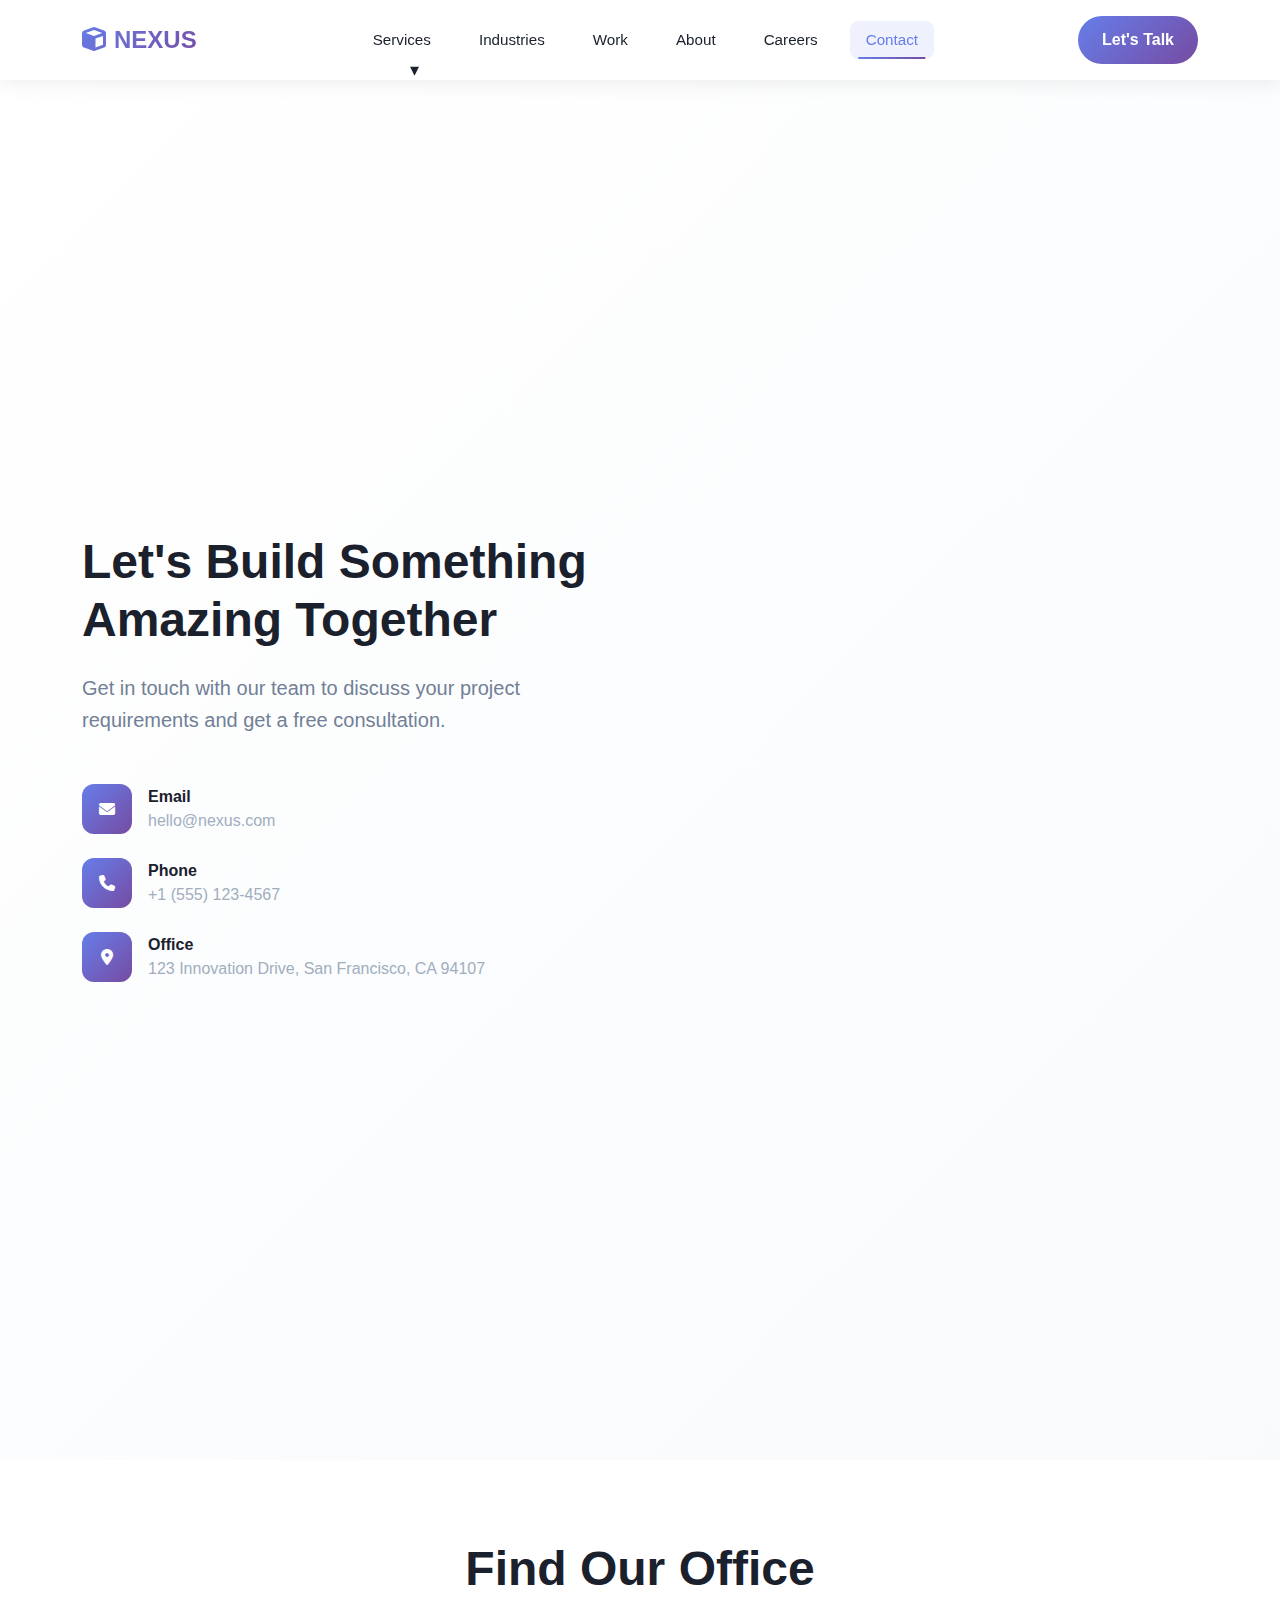
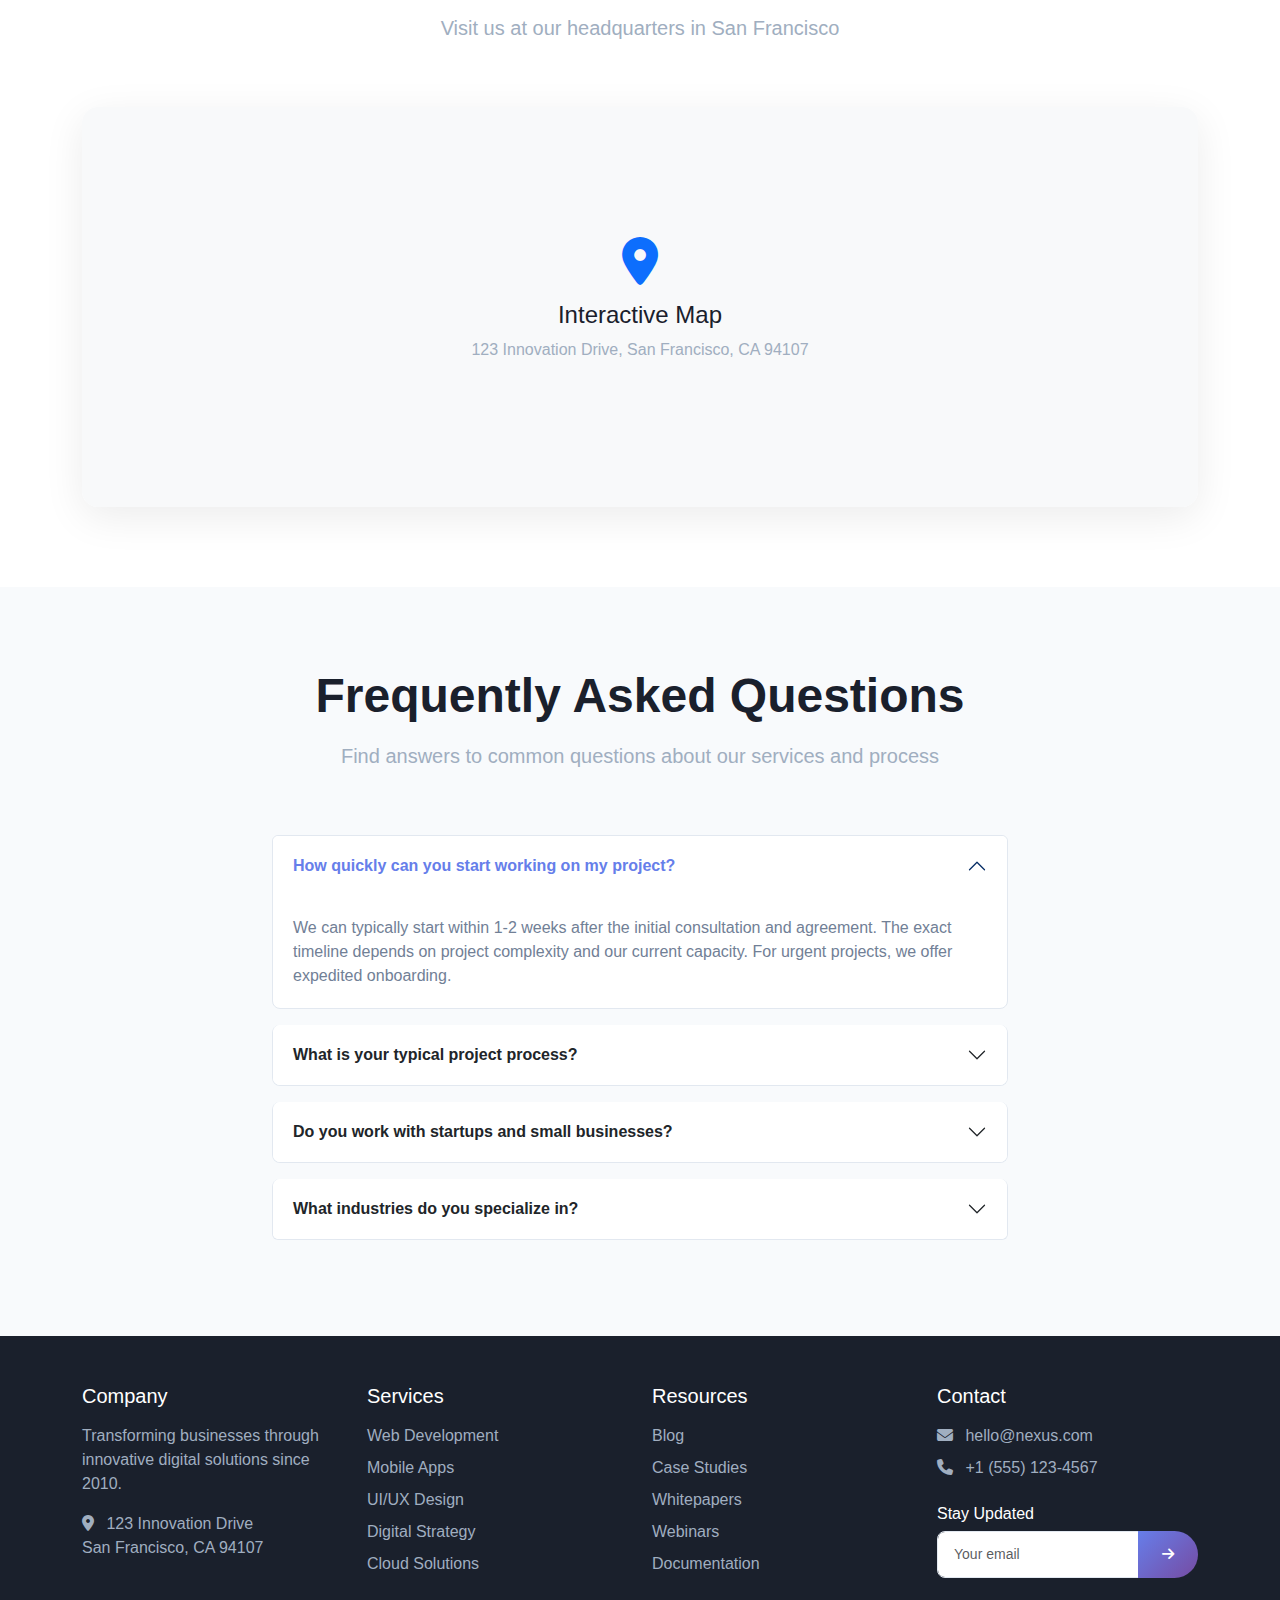
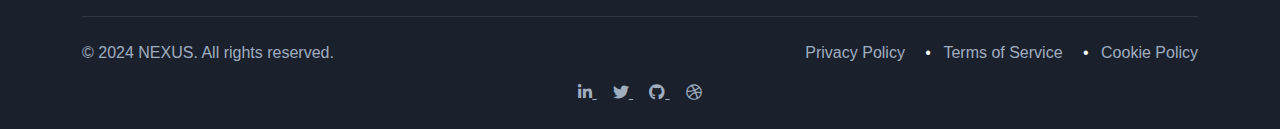
<file: contact.html>
<!DOCTYPE html>
<html lang="en">

<head>
    <meta charset="UTF-8">
    <meta name="viewport" content="width=device-width, initial-scale=1.0">
    <title>Contact Us - Get in Touch | NEXUS</title>
    <meta name="description"
        content="Contact our team to discuss your project requirements and get a free consultation.">
    <link href="https://cdn.jsdelivr.net/npm/bootstrap@5.3.0/dist/css/bootstrap.min.css" rel="stylesheet">
    <link rel="stylesheet" href="https://cdnjs.cloudflare.com/ajax/libs/font-awesome/6.4.0/css/all.min.css">
    <style>
        :root {
            --primary: #667eea;
            --secondary: #764ba2;
            --accent: #f093fb;
            --dark: #1a202c;
            --muted: #718096;
            --light: #f8fafc;
            --card: #ffffff;
        }

        body {
            font-family: 'Inter', -apple-system, BlinkMacSystemFont, sans-serif;
            padding-top: 80px;
            background-color: #f8fafc;
            color: var(--dark);
        }

        /* Header & Navigation */
        .navbar {
            background: rgba(255, 255, 255, 0.95);
            backdrop-filter: blur(10px);
            padding: 1rem 0;
            box-shadow: 0 2px 20px rgba(0, 0, 0, 0.08);
            transition: all 0.3s ease;
            position: fixed;
            top: 0;
            left: 0;
            right: 0;
            z-index: 1030;
        }

        .navbar.scrolled {
            background: rgba(255, 255, 255, 0.98) !important;
            padding: 0.5rem 0 !important;
            box-shadow: 0 2px 30px rgba(0, 0, 0, 0.15);
        }

        .navbar-brand {
            font-weight: 700;
            font-size: 1.5rem;
            background: linear-gradient(135deg, var(--primary), var(--secondary));
            -webkit-background-clip: text;
            -webkit-text-fill-color: transparent;
            transition: all 0.3s ease;
        }

        .navbar-brand:hover {
            transform: translateY(-1px);
        }

        /* Navigation Links */
        .nav-link {
            color: var(--dark) !important;
            font-weight: 500;
            margin: 0 0.5rem;
            position: relative;
            transition: all 0.3s ease;
            padding: 0.5rem 1rem !important;
            border-radius: 8px;
            font-size: 0.95rem;
        }

        .nav-link:hover,
        .nav-link.active {
            color: var(--primary) !important;
            background: rgba(102, 126, 234, 0.1);
        }

        .nav-link::after {
            content: '';
            position: absolute;
            bottom: 0;
            left: 50%;
            width: 0;
            height: 2px;
            background: linear-gradient(90deg, var(--primary), var(--secondary));
            transition: all 0.3s ease;
            transform: translateX(-50%);
        }

        .nav-link:hover::after,
        .nav-link.active::after {
            width: 80%;
        }

        /* Two-Column Services Dropdown */
        .services-dropdown {
            min-width: 800px;
            padding: 0;
            border: none;
            border-radius: 16px;
            box-shadow: 0 20px 60px rgba(0, 0, 0, 0.15);
            overflow: hidden;
            animation: dropdownFadeIn 0.3s ease;
        }

        @keyframes dropdownFadeIn {
            from {
                opacity: 0;
                transform: translateY(-10px);
            }

            to {
                opacity: 1;
                transform: translateY(0);
            }
        }

        .services-container {
            display: flex;
            min-height: 400px;
        }

        /* Left Column - Main Services */
        .main-services {
            flex: 0 0 300px;
            background: linear-gradient(135deg, #f8fafc, #edf2f7);
            border-right: 1px solid #e2e8f0;
            padding-top: 10px;
        }

        .main-services-title {
            font-size: 1rem;
            font-weight: 600;
            color: var(--dark);
            border-bottom: 2px solid var(--primary);
            text-align: center;
            padding-bottom: 10px;
        }

        .main-service-item {
            display: flex;
            align-items: center;
            padding: 0.5rem;
            margin-bottom: 0.5rem;
            border-radius: 8px;
            cursor: pointer;
            transition: all 0.3s ease;
            border: 1px solid transparent;
        }

        .main-service-item:hover,
        .main-service-item.active {
            background: white;
            border-color: var(--primary);
            box-shadow: 0 4px 12px rgba(102, 126, 234, 0.15);
            transform: translateX(5px);
        }

        .main-service-icon {
            width: 40px;
            height: 40px;
            border-radius: 10px;
            display: flex;
            align-items: center;
            justify-content: center;
            margin-right: 1rem;
            font-size: 1.2rem;
            background: linear-gradient(135deg, var(--primary), var(--secondary));
            color: white;
            flex-shrink: 0;
        }

        .main-service-content {
            flex: 1;
        }

        .main-service-name {
            font-weight: 600;
            color: var(--dark);
            margin-bottom: 0.25rem;
            font-size: 0.95rem;
        }

        .main-service-arrow {
            color: var(--muted);
            font-size: 0.9rem;
            transition: transform 0.3s ease;
        }

        .main-service-item.active .main-service-arrow {
            color: var(--primary);
            transform: translateX(3px);
        }

        /* Right Column - Sub Services */
        .sub-services {
            flex: 1;
            padding: 2rem;
            background: white;
            min-height: 100px;
            display: flex;
            flex-direction: column;
        }

        .sub-services-header {
            margin-bottom: 1rem;
        }

        .sub-services-title {
            font-size: 1.4rem;
            font-weight: 700;
            color: var(--dark);
            margin-bottom: 0.5rem;
        }

        .sub-services-description {
            color: var(--muted);
            font-size: 0.95rem;
            line-height: 1.5;
        }

        .sub-services-list {
            display: flex;
            flex-direction: column;
            gap: 6px;
        }

        .sub-service-item {
            display: flex;
            align-items: center;
            padding: 10px 16px;
            text-decoration: none;
            color: #1a202c;
            border-radius: 6px;
            transition: all 0.3s ease;
            gap: 12px;
        }

        .sub-service-item:hover {
            background: #f7fafc;
        }

        .sub-service-item:hover .sub-service-name {
            color: var(--primary);
        }

        .sub-service-item:hover .sub-service-arrow {
            color: var(--primary);
            transform: translateX(3px);
        }

        .sub-service-name {
            margin: 0;
            font-size: 0.95rem;
            font-weight: 500;
            color: #1a202c;
            transition: color 0.3s ease;
        }

        .sub-service-arrow {
            margin-left: auto;
            color: #718096;
            font-size: 0.9rem;
            transition: all 0.3s ease;
        }

        /* Dropdown Toggle */
        .dropdown-toggle::after {
            display: inline-block;
            margin-left: 0.5rem;
            vertical-align: middle;
            content: "▾";
            border: none;
            font-size: 1.1rem;
            transition: transform 0.3s ease;
        }

        .dropdown-toggle.show::after {
            transform: rotate(180deg);
        }

        /* Mobile Navigation */
        .navbar-toggler {
            border: none;
            padding: 0.25rem 0.5rem;
        }

        .navbar-toggler:focus {
            box-shadow: none;
        }

        /* Mobile Responsive */
        @media (max-width: 991.98px) {
            .services-dropdown {
                min-width: auto;
                width: 100%;
            }

            .services-container {
                flex-direction: column;
                min-height: auto;
            }

            .main-services {
                flex: none;
                border-right: none;
                border-bottom: 1px solid #e2e8f0;
            }

            .navbar-collapse {
                background: white;
                border-radius: 12px;
                margin-top: 1rem;
                padding: 1rem;
                box-shadow: 0 10px 40px rgba(0, 0, 0, 0.15);
            }

            .nav-link {
                margin: 0.25rem 0;
                text-align: center;
            }

            .btn-primary {
                width: 100%;
                margin-top: 0.5rem;
                text-align: center;
            }
        }

        /* Contact Page Specific Styles */
        .contact-hero {
            background: linear-gradient(135deg, #ffffff 0%, #f8fafc 100%);
            padding: 100px 0;
        }

        .hero-title {
            font-size: 3rem;
            font-weight: 700;
            color: var(--dark);
            margin-bottom: 1.5rem;
            line-height: 1.2;
        }

        .hero-subtitle {
            font-size: 1.25rem;
            color: var(--muted);
            line-height: 1.6;
            margin-bottom: 2rem;
        }

        .contact-info {
            margin-top: 3rem;
        }

        .contact-item {
            margin-bottom: 1.5rem;
        }

        .contact-icon {
            width: 50px;
            height: 50px;
            background: linear-gradient(135deg, var(--primary), var(--secondary));
            color: white;
            border-radius: 12px;
            display: flex;
            align-items: center;
            justify-content: center;
            margin-right: 1rem;
            flex-shrink: 0;
        }

        .contact-form-container {
            background: white;
            border-radius: 16px;
            padding: 2.5rem;
            box-shadow: 0 10px 40px rgba(0, 0, 0, 0.08);
            border: 1px solid #e2e8f0;
        }

        .card-tech {
            background: white;
            border-radius: 16px;
            box-shadow: 0 4px 20px rgba(0, 0, 0, 0.08);
            border: 1px solid #e2e8f0;
            transition: all 0.3s ease;
        }

        .card-tech:hover {
            transform: translateY(-5px);
            box-shadow: 0 12px 40px rgba(0, 0, 0, 0.15);
        }

        .btn-primary {
            background: linear-gradient(135deg, var(--primary), var(--secondary));
            border: none;
            border-radius: 50px;
            padding: 0.75rem 1.5rem;
            font-weight: 600;
            transition: all 0.3s ease;
            position: relative;
            overflow: hidden;
        }

        .btn-primary::before {
            content: '';
            position: absolute;
            top: 0;
            left: -100%;
            width: 100%;
            height: 100%;
            background: linear-gradient(90deg, transparent, rgba(255, 255, 255, 0.2), transparent);
            transition: left 0.5s ease;
        }

        .btn-primary:hover::before {
            left: 100%;
        }

        .btn-primary:hover {
            transform: translateY(-2px);
            box-shadow: 0 10px 25px rgba(102, 126, 234, 0.4);
        }

        .form-control,
        .form-select {
            border-radius: 8px;
            padding: 0.75rem 1rem;
            border: 1px solid #e2e8f0;
            transition: all 0.3s ease;
        }

        .form-control:focus,
        .form-select:focus {
            border-color: var(--primary);
            box-shadow: 0 0 0 3px rgba(102, 126, 234, 0.1);
        }

        .recaptcha-placeholder {
            border-radius: 8px;
            padding: 1.5rem;
            background: #f8fafc;
            border: 1px solid #e2e8f0;
        }

        .success-icon,
        .error-icon {
            width: 80px;
            height: 80px;
            border-radius: 50%;
            display: inline-flex;
            align-items: center;
            justify-content: center;
            margin-bottom: 1.5rem;
        }

        /* Footer */
        .bg-navy {
            background-color: #1a202c;
        }

        .text-muted-custom {
            color: #a0aec0 !important;
        }

        .social-icons a {
            transition: all 0.3s ease;
        }

        .social-icons a:hover {
            color: var(--accent) !important;
            transform: translateY(-2px);
        }

        /* Animation for form elements */
        .form-animate {
            opacity: 0;
            transform: translateY(20px);
            animation: fadeInUp 0.6s ease forwards;
        }

        @keyframes fadeInUp {
            to {
                opacity: 1;
                transform: translateY(0);
            }
        }

        /* Map Section */
        .map-section {
            padding: 80px 0;
            background: white;
        }

        .map-container {
            border-radius: 16px;
            overflow: hidden;
            box-shadow: 0 10px 40px rgba(0, 0, 0, 0.08);
            height: 400px;
        }

        /* FAQ Section */
        .faq-section {
            padding: 80px 0;
            background: #f8fafc;
        }

        .accordion-button {
            font-weight: 600;
            padding: 1.25rem;
            border: none;
            background: white;
        }

        .accordion-button:not(.collapsed) {
            background: white;
            color: var(--primary);
            box-shadow: none;
        }

        .accordion-button:focus {
            box-shadow: none;
            border-color: rgba(0, 0, 0, .125);
        }

        .accordion-item {
            border: 1px solid #e2e8f0;
            border-radius: 8px;
            margin-bottom: 1rem;
            overflow: hidden;
        }

        .accordion-body {
            padding: 1.25rem;
            color: var(--muted);
        }
    </style>
</head>

<body>

    <header>
        <nav class="navbar navbar-expand-lg navbar-light fixed-top">
            <div class="container">
                <!-- Logo -->
                <a class="navbar-brand" href="index.html">
                    <i class="fas fa-cube me-2"></i>NEXUS
                </a>

                <!-- Mobile hamburger -->
                <button class="navbar-toggler" type="button" data-bs-toggle="collapse" data-bs-target="#navbarNav">
                    <span class="navbar-toggler-icon"></span>
                </button>

                <!-- Desktop navigation -->
                <div class="collapse navbar-collapse" id="navbarNav">
                    <ul class="navbar-nav mx-auto">
                        <li class="nav-item dropdown">
                            <a class="nav-link dropdown-toggle" href="#" role="button" data-bs-toggle="dropdown"
                                aria-expanded="false">
                                Services
                            </a>
                            <div class="dropdown-menu services-dropdown">
                                <div class="services-container">
                                    <!-- Left Column - Main Services -->
                                    <div class="main-services">
                                        <div style="margin-bottom:10px;" class="main-services-title">Our Services</div>

                                        <div class="main-service-item active" data-service="product-engineering">
                                            <div class="main-service-icon">
                                                <i class="fas fa-cube"></i>
                                            </div>
                                            <div class="main-service-content">
                                                <div class="main-service-name">Product Engineering & SaaS</div>
                                            </div>
                                            <div class="main-service-arrow">
                                                <i class="fas fa-chevron-right"></i>
                                            </div>
                                        </div>

                                        <div class="main-service-item" data-service="enterprise-software">
                                            <div class="main-service-icon">
                                                <i class="fas fa-building"></i>
                                            </div>
                                            <div class="main-service-content">
                                                <div class="main-service-name">Enterprise Software & Applications</div>
                                            </div>
                                            <div class="main-service-arrow">
                                                <i class="fas fa-chevron-right"></i>
                                            </div>
                                        </div>

                                        <div class="main-service-item" data-service="cloud-devops">
                                            <div class="main-service-icon">
                                                <i class="fas fa-cloud"></i>
                                            </div>
                                            <div class="main-service-content">
                                                <div class="main-service-name">Cloud, DevOps & Security</div>
                                            </div>
                                            <div class="main-service-arrow">
                                                <i class="fas fa-chevron-right"></i>
                                            </div>
                                        </div>

                                        <div class="main-service-item" data-service="ai-data">
                                            <div class="main-service-icon">
                                                <i class="fas fa-brain"></i>
                                            </div>
                                            <div class="main-service-content">
                                                <div class="main-service-name">AI & Data Solutions</div>
                                            </div>
                                            <div class="main-service-arrow">
                                                <i class="fas fa-chevron-right"></i>
                                            </div>
                                        </div>

                                        <div class="main-service-item" data-service="low-code">
                                            <div class="main-service-icon">
                                                <i class="fas fa-bolt"></i>
                                            </div>
                                            <div class="main-service-content">
                                                <div class="main-service-name">Low-Code/No-Code Development</div>
                                            </div>
                                            <div class="main-service-arrow">
                                                <i class="fas fa-chevron-right"></i>
                                            </div>
                                        </div>

                                        <div class="main-service-item" data-service="staff-augmentation">
                                            <div class="main-service-icon">
                                                <i class="fas fa-users"></i>
                                            </div>
                                            <div class="main-service-content">
                                                <div class="main-service-name">Staff Augmentation</div>
                                            </div>
                                            <div class="main-service-arrow">
                                                <i class="fas fa-chevron-right"></i>
                                            </div>
                                        </div>
                                    </div>

                                    <!-- Right Column - Sub Services -->
                                    <div class="sub-services">
                                        <div class="sub-services-header">
                                            <h3 class="sub-services-title">Product Engineering & SaaS</h3>
                                        </div>

                                        <div class="sub-services-list">
                                            <a href="web-development.html" class="sub-service-item">
                                                <h4 class="sub-service-name">Web Application Development</h4>
                                                <div class="sub-service-arrow">
                                                    <i class="fas fa-chevron-right"></i>
                                                </div>
                                            </a>

                                            <a href="mobile-development.html" class="sub-service-item">
                                                <h4 class="sub-service-name">Mobile App Development</h4>
                                                <div class="sub-service-arrow">
                                                    <i class="fas fa-chevron-right"></i>
                                                </div>
                                            </a>

                                            <a href="saas-development.html" class="sub-service-item">
                                                <h4 class="sub-service-name">SaaS Platform Development</h4>
                                                <div class="sub-service-arrow">
                                                    <i class="fas fa-chevron-right"></i>
                                                </div>
                                            </a>

                                            <a href="api-development.html" class="sub-service-item">
                                                <h4 class="sub-service-name">API Development & Integration</h4>
                                                <div class="sub-service-arrow">
                                                    <i class="fas fa-chevron-right"></i>
                                                </div>
                                            </a>
                                        </div>
                                    </div>
                                </div>
                            </div>
                        </li>
                        <li class="nav-item">
                            <a class="nav-link" href="services.html">Industries</a>
                        </li>
                        <li class="nav-item">
                            <a class="nav-link" href="work.html">Work</a>
                        </li>
                        <li class="nav-item">
                            <a class="nav-link" href="about.html">About</a>
                        </li>
                        <li class="nav-item">
                            <a class="nav-link" href="careers.html">Careers</a>
                        </li>
                        <li class="nav-item">
                            <a class="nav-link active" href="contact.html">Contact</a>
                        </li>
                    </ul>

                    <!-- Desktop CTA -->
                    <a href="contact.html" class="btn btn-primary">Let's Talk</a>
                </div>
            </div>
        </nav>
    </header>

    <main>
        <!-- Contact Hero -->
        <section class="contact-hero">
            <div class="container">
                <div class="row align-items-center">
                    <div class="col-lg-6">
                        <h1 class="hero-title">Let's Build Something Amazing Together</h1>
                        <p class="hero-subtitle">Get in touch with our team to discuss your project requirements and get
                            a free consultation.</p>

                        <div class="contact-info">
                            <div class="contact-item d-flex align-items-center">
                                <div class="contact-icon">
                                    <i class="fas fa-envelope"></i>
                                </div>
                                <div>
                                    <strong>Email</strong>
                                    <div class="text-muted-custom">hello@nexus.com</div>
                                </div>
                            </div>
                            <div class="contact-item d-flex align-items-center">
                                <div class="contact-icon">
                                    <i class="fas fa-phone"></i>
                                </div>
                                <div>
                                    <strong>Phone</strong>
                                    <div class="text-muted-custom">+1 (555) 123-4567</div>
                                </div>
                            </div>
                            <div class="contact-item d-flex align-items-center">
                                <div class="contact-icon">
                                    <i class="fas fa-map-marker-alt"></i>
                                </div>
                                <div>
                                    <strong>Office</strong>
                                    <div class="text-muted-custom">123 Innovation Drive, San Francisco, CA 94107</div>
                                </div>
                            </div>
                        </div>
                    </div>

                    <div class="col-lg-6">
                        <!-- Contact Form -->
                        <div class="contact-form-container card-tech form-animate" style="animation-delay: 0.2s;">
                            <h2 class="h3 mb-4">Send us a message</h2>

                            <!-- Live region for form announcements -->
                            <div id="formLiveRegion" aria-live="polite" aria-atomic="true" class="visually-hidden">
                            </div>

                            <form id="leadForm" novalidate>
                                <div class="row g-3">
                                    <!-- Full Name -->
                                    <div class="col-md-6">
                                        <label for="fullName" class="form-label">Full Name *</label>
                                        <input type="text" class="form-control" id="fullName" name="fullName" required
                                            aria-describedby="nameError">
                                        <div class="invalid-feedback" id="nameError">Please provide your full name.
                                        </div>
                                    </div>

                                    <!-- Email -->
                                    <div class="col-md-6">
                                        <label for="email" class="form-label">Email Address *</label>
                                        <input type="email" class="form-control" id="email" name="email" required
                                            aria-describedby="emailError">
                                        <div class="invalid-feedback" id="emailError">Please provide a valid email
                                            address.</div>
                                    </div>

                                    <!-- Phone -->
                                    <div class="col-md-6">
                                        <label for="phone" class="form-label">Phone Number</label>
                                        <input type="tel" class="form-control" id="phone" name="phone"
                                            aria-describedby="phoneError">
                                        <div class="invalid-feedback" id="phoneError">Please provide a valid phone
                                            number.</div>
                                    </div>

                                    <!-- Company -->
                                    <div class="col-md-6">
                                        <label for="company" class="form-label">Company</label>
                                        <input type="text" class="form-control" id="company" name="company">
                                    </div>

                                    <!-- Country -->
                                    <div class="col-12">
                                        <label for="country" class="form-label">Country *</label>
                                        <select class="form-select" id="country" name="country" required
                                            aria-describedby="countryError">
                                            <option value="">Select your country</option>
                                            <option value="US">United States</option>
                                            <option value="CA">Canada</option>
                                            <option value="UK">United Kingdom</option>
                                            <option value="AU">Australia</option>
                                            <option value="DE">Germany</option>
                                            <option value="FR">France</option>
                                            <option value="JP">Japan</option>
                                            <option value="SG">Singapore</option>
                                            <option value="other">Other</option>
                                        </select>
                                        <div class="invalid-feedback" id="countryError">Please select your country.
                                        </div>
                                    </div>

                                    <!-- Service Interest -->
                                    <div class="col-12">
                                        <label for="serviceInterest" class="form-label">Service Interest *</label>
                                        <select class="form-select" id="serviceInterest" name="serviceInterest" required
                                            aria-describedby="serviceError">
                                            <option value="">Select a service</option>
                                            <option value="product-engineering">Product Engineering</option>
                                            <option value="ai-data">AI & Data Solutions</option>
                                            <option value="cloud-devops">Cloud & DevOps</option>
                                            <option value="security">Security Services</option>
                                            <option value="low-code">Low-code Development</option>
                                            <option value="ui-ux">UI/UX Design</option>
                                            <option value="consulting">Technical Consulting</option>
                                            <option value="other">Other</option>
                                        </select>
                                        <div class="invalid-feedback" id="serviceError">Please select a service of
                                            interest.</div>
                                    </div>

                                    <!-- Message -->
                                    <div class="col-12">
                                        <label for="message" class="form-label">Project Details *</label>
                                        <textarea class="form-control" id="message" name="message" rows="4" required
                                            aria-describedby="messageError"
                                            placeholder="Tell us about your project requirements, timeline, and any specific needs..."></textarea>
                                        <div class="invalid-feedback" id="messageError">Please provide project details.
                                        </div>
                                    </div>

                                    <!-- File Upload -->
                                    <div class="col-12">
                                        <label for="fileUpload" class="form-label">Attach Files (Optional)</label>
                                        <input type="file" class="form-control" id="fileUpload" name="fileUpload"
                                            accept=".pdf,.doc,.docx,.jpg,.png,.zip" aria-describedby="fileHelp">
                                        <div id="fileHelp" class="form-text">You can attach project briefs, requirements
                                            documents, or resumes. Max file size: 10MB. Supported formats: PDF, DOC,
                                            JPG, PNG, ZIP.</div>
                                        <div class="invalid-feedback" id="fileError">File size too large or format not
                                            supported.</div>
                                    </div>

                                    <!-- reCAPTCHA Placeholder -->
                                    <div class="col-12">
                                        <div class="recaptcha-placeholder">
                                            <div class="mb-2">
                                                <i class="fas fa-robot text-muted fa-2x"></i>
                                            </div>
                                            <p class="small text-muted-custom mb-2">reCAPTCHA v2</p>
                                            <div class="d-inline-block border rounded bg-white p-2">
                                                <div class="form-check">
                                                    <input class="form-check-input" type="checkbox"
                                                        id="recaptchaCheckbox">
                                                    <label class="form-check-label small" for="recaptchaCheckbox">
                                                        I'm not a robot
                                                    </label>
                                                </div>
                                            </div>
                                            <p class="small text-muted-custom mt-2 mb-0">
                                                <i class="fas fa-shield-alt me-1"></i>
                                                Protected by reCAPTCHA - <a href="#" class="text-primary">Privacy</a> &
                                                <a href="#" class="text-primary">Terms</a>
                                            </p>
                                        </div>
                                        <div class="invalid-feedback" id="recaptchaError">Please complete the reCAPTCHA
                                            verification.</div>
                                    </div>

                                    <!-- Consent -->
                                    <div class="col-12">
                                        <div class="form-check">
                                            <input class="form-check-input" type="checkbox" id="consent" name="consent"
                                                required aria-describedby="consentError">
                                            <label class="form-check-label small" for="consent">
                                                I agree to the <a href="#" class="text-primary">Privacy Policy</a> and
                                                consent to having my data processed for the purpose of responding to my
                                                inquiry. *
                                            </label>
                                            <div class="invalid-feedback" id="consentError">You must agree before
                                                submitting.</div>
                                        </div>
                                    </div>

                                    <!-- Submit Button -->
                                    <div class="col-12">
                                        <button type="submit" class="btn btn-primary btn-lg w-100 py-3"
                                            id="submitButton">
                                            <span class="submit-text">Send Message</span>
                                            <span class="spinner-border spinner-border-sm visually-hidden" role="status"
                                                aria-hidden="true"></span>
                                        </button>
                                    </div>
                                </div>
                            </form>
                        </div>
                    </div>
                </div>
            </div>
        </section>

        <!-- Map Section -->
        <section class="map-section">
            <div class="container">
                <div class="row">
                    <div class="col-12 text-center mb-5">
                        <h2 class="display-5 fw-bold mb-3">Find Our Office</h2>
                        <p class="lead text-muted-custom">Visit us at our headquarters in San Francisco</p>
                    </div>
                </div>
                <div class="row">
                    <div class="col-12">
                        <div class="map-container">
                            <!-- Placeholder for Google Maps -->
                            <div class="w-100 h-100 bg-light d-flex align-items-center justify-content-center">
                                <div class="text-center">
                                    <i class="fas fa-map-marker-alt fa-3x text-primary mb-3"></i>
                                    <h4>Interactive Map</h4>
                                    <p class="text-muted-custom">123 Innovation Drive, San Francisco, CA 94107</p>
                                </div>
                            </div>
                        </div>
                    </div>
                </div>
            </div>
        </section>

        <!-- FAQ Section -->
        <section class="faq-section">
            <div class="container">
                <div class="row">
                    <div class="col-12 text-center mb-5">
                        <h2 class="display-5 fw-bold mb-3">Frequently Asked Questions</h2>
                        <p class="lead text-muted-custom">Find answers to common questions about our services and
                            process</p>
                    </div>
                </div>
                <div class="row justify-content-center">
                    <div class="col-lg-8">
                        <div class="accordion" id="faqAccordion">
                            <div class="accordion-item">
                                <h2 class="accordion-header" id="headingOne">
                                    <button class="accordion-button" type="button" data-bs-toggle="collapse"
                                        data-bs-target="#collapseOne" aria-expanded="true" aria-controls="collapseOne">
                                        How quickly can you start working on my project?
                                    </button>
                                </h2>
                                <div id="collapseOne" class="accordion-collapse collapse show"
                                    aria-labelledby="headingOne" data-bs-parent="#faqAccordion">
                                    <div class="accordion-body">
                                        We can typically start within 1-2 weeks after the initial consultation and
                                        agreement. The exact timeline depends on project complexity and our current
                                        capacity. For urgent projects, we offer expedited onboarding.
                                    </div>
                                </div>
                            </div>
                            <div class="accordion-item">
                                <h2 class="accordion-header" id="headingTwo">
                                    <button class="accordion-button collapsed" type="button" data-bs-toggle="collapse"
                                        data-bs-target="#collapseTwo" aria-expanded="false" aria-controls="collapseTwo">
                                        What is your typical project process?
                                    </button>
                                </h2>
                                <div id="collapseTwo" class="accordion-collapse collapse" aria-labelledby="headingTwo"
                                    data-bs-parent="#faqAccordion">
                                    <div class="accordion-body">
                                        Our process includes: Discovery & Planning, Design & Prototyping, Development &
                                        Testing, Deployment, and Ongoing Support. We work closely with you at every
                                        stage to ensure alignment with your vision and business goals.
                                    </div>
                                </div>
                            </div>
                            <div class="accordion-item">
                                <h2 class="accordion-header" id="headingThree">
                                    <button class="accordion-button collapsed" type="button" data-bs-toggle="collapse"
                                        data-bs-target="#collapseThree" aria-expanded="false"
                                        aria-controls="collapseThree">
                                        Do you work with startups and small businesses?
                                    </button>
                                </h2>
                                <div id="collapseThree" class="accordion-collapse collapse"
                                    aria-labelledby="headingThree" data-bs-parent="#faqAccordion">
                                    <div class="accordion-body">
                                        Absolutely! We work with businesses of all sizes, from startups to Fortune 500
                                        companies. We offer flexible engagement models and pricing to accommodate
                                        different budgets and requirements.
                                    </div>
                                </div>
                            </div>
                            <div class="accordion-item">
                                <h2 class="accordion-header" id="headingFour">
                                    <button class="accordion-button collapsed" type="button" data-bs-toggle="collapse"
                                        data-bs-target="#collapseFour" aria-expanded="false"
                                        aria-controls="collapseFour">
                                        What industries do you specialize in?
                                    </button>
                                </h2>
                                <div id="collapseFour" class="accordion-collapse collapse" aria-labelledby="headingFour"
                                    data-bs-parent="#faqAccordion">
                                    <div class="accordion-body">
                                        We have extensive experience across multiple industries including Healthcare,
                                        Finance, Retail, Education, Logistics, and Manufacturing. Our cross-industry
                                        expertise allows us to bring innovative solutions to your specific challenges.
                                    </div>
                                </div>
                            </div>
                        </div>
                    </div>
                </div>
            </div>
        </section>
    </main>

    <!-- Footer -->
    <footer class="bg-navy text-white pt-5 pb-4">
        <div class="container">
            <div class="row g-4">
                <!-- Company Column -->
                <div class="col-lg-3 col-md-6">
                    <h5 class="mb-3">Company</h5>
                    <p class="text-muted-custom mb-3">
                        Transforming businesses through innovative digital solutions since 2010.
                    </p>
                    <address class="text-muted-custom">
                        <i class="fas fa-map-marker-alt me-2"></i>
                        123 Innovation Drive<br>
                        San Francisco, CA 94107
                    </address>
                </div>

                <!-- Services Column -->
                <div class="col-lg-3 col-md-6">
                    <h5 class="mb-3">Services</h5>
                    <ul class="list-unstyled">
                        <li class="mb-2"><a href="#" class="text-muted-custom text-decoration-none">Web Development</a>
                        </li>
                        <li class="mb-2"><a href="#" class="text-muted-custom text-decoration-none">Mobile Apps</a></li>
                        <li class="mb-2"><a href="#" class="text-muted-custom text-decoration-none">UI/UX Design</a>
                        </li>
                        <li class="mb-2"><a href="#" class="text-muted-custom text-decoration-none">Digital Strategy</a>
                        </li>
                        <li class="mb-2"><a href="#" class="text-muted-custom text-decoration-none">Cloud Solutions</a>
                        </li>
                    </ul>
                </div>

                <!-- Resources Column -->
                <div class="col-lg-3 col-md-6">
                    <h5 class="mb-3">Resources</h5>
                    <ul class="list-unstyled">
                        <li class="mb-2"><a href="#" class="text-muted-custom text-decoration-none">Blog</a></li>
                        <li class="mb-2"><a href="#" class="text-muted-custom text-decoration-none">Case Studies</a>
                        </li>
                        <li class="mb-2"><a href="#" class="text-muted-custom text-decoration-none">Whitepapers</a></li>
                        <li class="mb-2"><a href="#" class="text-muted-custom text-decoration-none">Webinars</a></li>
                        <li class="mb-2"><a href="#" class="text-muted-custom text-decoration-none">Documentation</a>
                        </li>
                    </ul>
                </div>

                <!-- Contact Column -->
                <div class="col-lg-3 col-md-6">
                    <h5 class="mb-3">Contact</h5>
                    <ul class="list-unstyled text-muted-custom">
                        <li class="mb-2">
                            <i class="fas fa-envelope me-2"></i>
                            <a href="mailto:hello@nexus.com"
                                class="text-muted-custom text-decoration-none">hello@nexus.com</a>
                        </li>
                        <li class="mb-2">
                            <i class="fas fa-phone me-2"></i>
                            <a href="tel:+1-555-123-4567" class="text-muted-custom text-decoration-none">+1 (555)
                                123-4567</a>
                        </li>
                    </ul>

                    <!-- Newsletter Signup -->
                    <div class="mt-4">
                        <h6 class="mb-2">Stay Updated</h6>
                        <div class="input-group">
                            <input type="email" class="form-control form-control-sm" placeholder="Your email"
                                aria-label="Your email">
                            <button class="btn btn-primary btn-sm" type="button">
                                <i class="fas fa-arrow-right"></i>
                            </button>
                        </div>
                    </div>
                </div>
            </div>

            <!-- Divider -->
            <hr class="my-4" style="border-color: var(--muted);">

            <!-- Bottom row -->
            <div class="row align-items-center">
                <div class="col-md-6 text-center text-md-start">
                    <p class="text-muted-custom mb-0">&copy; 2024 NEXUS. All rights reserved.</p>
                </div>
                <div class="col-md-6 text-center text-md-end">
                    <ul class="list-inline mb-0">
                        <li class="list-inline-item">
                            <a href="#" class="text-muted-custom text-decoration-none">Privacy Policy</a>
                        </li>
                        <li class="list-inline-item mx-2">•</li>
                        <li class="list-inline-item">
                            <a href="#" class="text-muted-custom text-decoration-none">Terms of Service</a>
                        </li>
                        <li class="list-inline-item mx-2">•</li>
                        <li class="list-inline-item">
                            <a href="#" class="text-muted-custom text-decoration-none">Cookie Policy</a>
                        </li>
                    </ul>
                </div>
            </div>

            <!-- Social Icons -->
            <div class="row mt-3">
                <div class="col-12 text-center">
                    <div class="social-icons">
                        <a href="#" class="text-muted-custom me-3" aria-label="LinkedIn">
                            <i class="fab fa-linkedin-in"></i>
                        </a>
                        <a href="#" class="text-muted-custom me-3" aria-label="Twitter">
                            <i class="fab fa-twitter"></i>
                        </a>
                        <a href="#" class="text-muted-custom me-3" aria-label="GitHub">
                            <i class="fab fa-github"></i>
                        </a>
                        <a href="#" class="text-muted-custom" aria-label="Dribbble">
                            <i class="fab fa-dribbble"></i>
                        </a>
                    </div>
                </div>
            </div>
        </div>
    </footer>

    <!-- Success Modal -->
    <div class="modal fade" id="successModal" tabindex="-1" aria-labelledby="successModalLabel" aria-hidden="true">
        <div class="modal-dialog modal-dialog-centered">
            <div class="modal-content">
                <div class="modal-body text-center p-5">
                    <div
                        class="success-icon bg-success text-white rounded-circle d-inline-flex align-items-center justify-content-center mb-4">
                        <i class="fas fa-check fa-2x"></i>
                    </div>
                    <h3 class="h4 mb-3" id="successModalLabel">Message Sent Successfully!</h3>
                    <p class="text-muted-custom mb-4">Thank you for contacting us. We've received your message and will
                        get back to you within 24 hours.</p>
                    <button type="button" class="btn btn-primary" data-bs-dismiss="modal">Continue</button>
                </div>
            </div>
        </div>
    </div>

    <!-- Error Modal -->
    <div class="modal fade" id="errorModal" tabindex="-1" aria-labelledby="errorModalLabel" aria-hidden="true">
        <div class="modal-dialog modal-dialog-centered">
            <div class="modal-content">
                <div class="modal-body text-center p-5">
                    <div
                        class="error-icon bg-danger text-white rounded-circle d-inline-flex align-items-center justify-content-center mb-4">
                        <i class="fas fa-exclamation fa-2x"></i>
                    </div>
                    <h3 class="h4 mb-3" id="errorModalLabel">Something Went Wrong</h3>
                    <p class="text-muted-custom mb-4" id="errorMessage">We encountered an issue while sending your
                        message. Please try again later or contact us directly.</p>
                    <button type="button" class="btn btn-primary" data-bs-dismiss="modal">Try Again</button>
                </div>
            </div>
        </div>
    </div>

    <script src="https://cdn.jsdelivr.net/npm/bootstrap@5.3.0/dist/js/bootstrap.bundle.min.js"></script>
    <script>
        document.addEventListener('DOMContentLoaded', function () {
            // Header scroll effect
            window.addEventListener('scroll', function () {
                const navbar = document.querySelector('.navbar');
                if (window.scrollY > 100) {
                    navbar.classList.add('scrolled');
                } else {
                    navbar.classList.remove('scrolled');
                }
            });

            // Services dropdown functionality
            const mainServiceItems = document.querySelectorAll('.main-service-item');
            const subServicesTitle = document.querySelector('.sub-services-title');
            const subServicesList = document.querySelector('.sub-services-list');

            const servicesData = {
                'product-engineering': {
                    title: 'Product Engineering & SaaS',
                    subServices: [
                        {
                            name: 'Web Application Development',
                            url: 'web-development.html'
                        },
                        {
                            name: 'Mobile App Development',
                            url: 'mobile-development.html'
                        },
                        {
                            name: 'SaaS Platform Development',
                            url: 'saas-development.html'
                        },
                        {
                            name: 'API Development & Integration',
                            url: 'api-development.html'
                        }
                    ]
                },
                'enterprise-software': {
                    title: 'Enterprise Software & Applications',
                    subServices: [
                        {
                            name: 'ERP Systems Implementation',
                            url: 'erp-systems.html'
                        },
                        {
                            name: 'Business Intelligence',
                            url: 'business-intelligence.html'
                        },
                        {
                            name: 'Workflow Automation',
                            url: 'workflow-automation.html'
                        },
                        {
                            name: 'Legacy System Modernization',
                            url: 'legacy-modernization.html'
                        }
                    ]
                },
                'cloud-devops': {
                    title: 'Cloud, DevOps & Security',
                    subServices: [
                        {
                            name: 'Cloud Migration Services',
                            url: 'cloud-migration.html'
                        },
                        {
                            name: 'DevOps Implementation',
                            url: 'devops-implementation.html'
                        },
                        {
                            name: 'Security Solutions',
                            url: 'security-solutions.html'
                        },
                        {
                            name: 'Infrastructure as Code',
                            url: 'infrastructure-code.html'
                        }
                    ]
                },
                'ai-data': {
                    title: 'AI & Data Solutions',
                    subServices: [
                        {
                            name: 'Machine Learning Solutions',
                            url: 'machine-learning.html'
                        },
                        {
                            name: 'AI Implementation',
                            url: 'ai-implementation.html'
                        },
                        {
                            name: 'Data Analytics',
                            url: 'data-analytics.html'
                        },
                        {
                            name: 'Big Data Solutions',
                            url: 'big-data.html'
                        }
                    ]
                },
                'low-code': {
                    title: 'Low-Code/No-Code Development',
                    subServices: [
                        {
                            name: 'Rapid Prototyping',
                            url: 'rapid-prototyping.html'
                        },
                        {
                            name: 'Visual Development',
                            url: 'visual-development.html'
                        },
                        {
                            name: 'Custom Components',
                            url: 'custom-components.html'
                        },
                        {
                            name: 'Accelerated Deployment',
                            url: 'accelerated-deployment.html'
                        }
                    ]
                },
                'staff-augmentation': {
                    title: 'Staff Augmentation',
                    subServices: [
                        {
                            name: 'Dedicated Developers',
                            url: 'dedicated-developers.html'
                        },
                        {
                            name: 'Team Extension',
                            url: 'team-extension.html'
                        },
                        {
                            name: 'Expert Consultation',
                            url: 'expert-consultation.html'
                        },
                        {
                            name: 'Project-based Staffing',
                            url: 'project-staffing.html'
                        }
                    ]
                }
            };

            function updateSubServices(serviceKey) {
                const service = servicesData[serviceKey];

                if (service) {
                    subServicesTitle.textContent = service.title;

                    // Clear existing sub-services
                    subServicesList.innerHTML = '';

                    // Add new sub-services
                    service.subServices.forEach(subService => {
                        const subServiceItem = document.createElement('a');
                        subServiceItem.className = 'sub-service-item';
                        subServiceItem.href = subService.url;

                        subServiceItem.innerHTML = `
                        <h4 class="sub-service-name">${subService.name}</h4>
                        <div class="sub-service-arrow">
                            <i class="fas fa-chevron-right"></i>
                        </div>
                    `;

                        subServicesList.appendChild(subServiceItem);
                    });
                }
            }

            // Add click event listeners to main service items
            mainServiceItems.forEach(item => {
                item.addEventListener('click', function (e) {
                    e.preventDefault();

                    // Remove active class from all items
                    mainServiceItems.forEach(i => i.classList.remove('active'));

                    // Add active class to clicked item
                    this.classList.add('active');

                    // Update sub-services
                    const serviceKey = this.getAttribute('data-service');
                    updateSubServices(serviceKey);
                });
            });

            // Initialize with the first service active
            if (mainServiceItems.length > 0) {
                mainServiceItems[0].classList.add('active');
                updateSubServices(mainServiceItems[0].getAttribute('data-service'));
            }

            // Form validation and submission
            const leadForm = document.getElementById('leadForm');
            const submitButton = document.getElementById('submitButton');
            const submitText = submitButton.querySelector('.submit-text');
            const spinner = submitButton.querySelector('.spinner-border');

            leadForm.addEventListener('submit', function (e) {
                e.preventDefault();

                if (!validateForm()) {
                    return;
                }

                // Show loading state
                submitText.classList.add('visually-hidden');
                spinner.classList.remove('visually-hidden');
                submitButton.disabled = true;

                // Simulate form submission
                setTimeout(() => {
                    // Hide loading state
                    submitText.classList.remove('visually-hidden');
                    spinner.classList.add('visually-hidden');
                    submitButton.disabled = false;

                    // Show success modal
                    const successModal = new bootstrap.Modal(document.getElementById('successModal'));
                    successModal.show();

                    // Reset form
                    leadForm.reset();
                    leadForm.classList.remove('was-validated');
                }, 2000);
            });

            function validateForm() {
                const form = document.getElementById('leadForm');

                if (!form.checkValidity()) {
                    form.classList.add('was-validated');
                    return false;
                }

                // Check reCAPTCHA
                const recaptchaCheckbox = document.getElementById('recaptchaCheckbox');
                if (!recaptchaCheckbox.checked) {
                    document.getElementById('recaptchaError').style.display = 'block';
                    return false;
                } else {
                    document.getElementById('recaptchaError').style.display = 'none';
                }

                return true;
            }

            // File upload validation
            const fileUpload = document.getElementById('fileUpload');
            fileUpload.addEventListener('change', function () {
                const file = this.files[0];
                if (file) {
                    const fileSize = file.size / 1024 / 1024; // in MB
                    const validTypes = ['application/pdf', 'application/msword',
                        'application/vnd.openxmlformats-officedocument.wordprocessingml.document',
                        'image/jpeg', 'image/png', 'application/zip'];

                    if (fileSize > 10) {
                        document.getElementById('fileError').style.display = 'block';
                        this.value = '';
                    } else if (!validTypes.includes(file.type)) {
                        document.getElementById('fileError').style.display = 'block';
                        this.value = '';
                    } else {
                        document.getElementById('fileError').style.display = 'none';
                    }
                }
            });
        });
    </script>
</body>

</html>
</file>
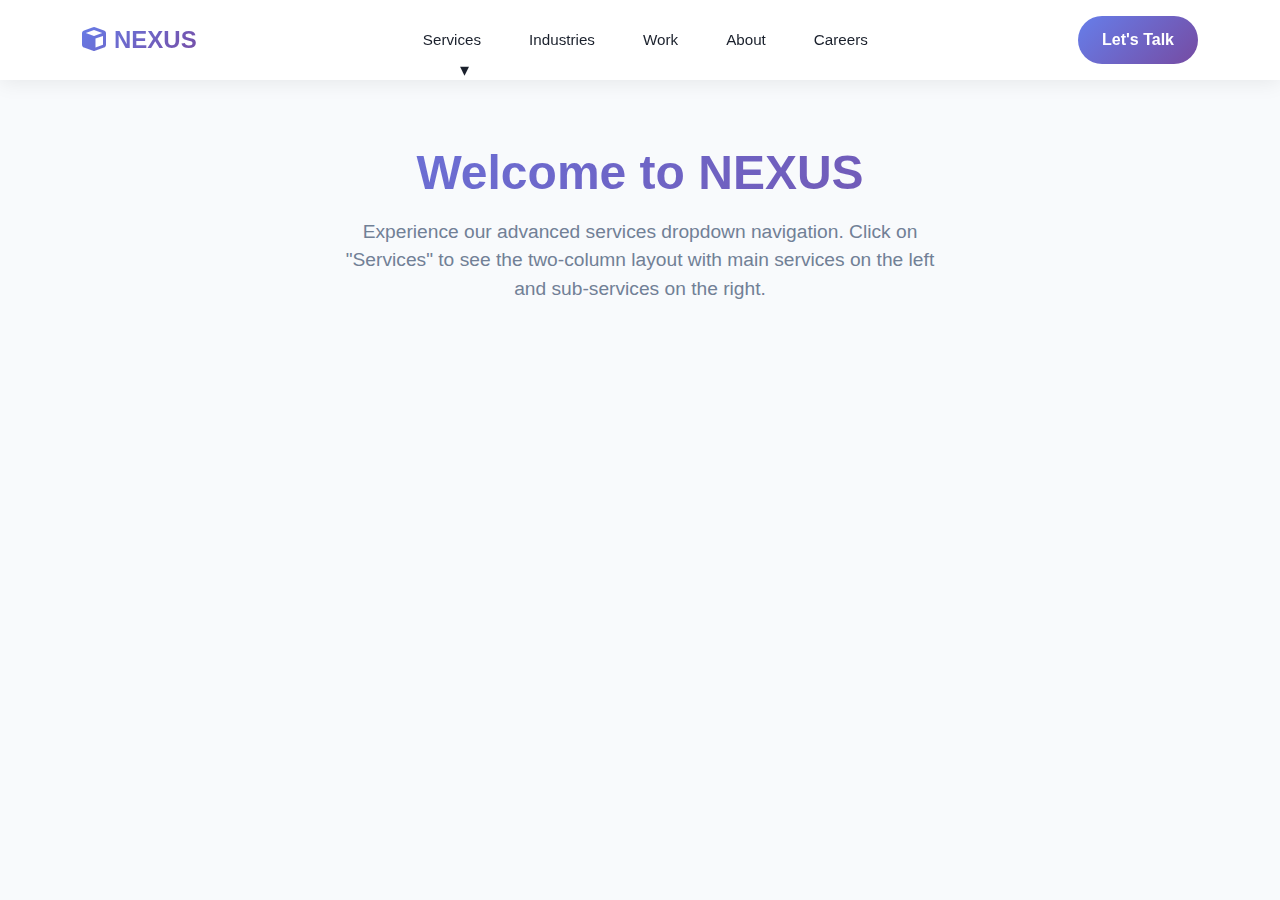
<file: index3.html>
<!DOCTYPE html>
<html lang="en">

<head>
    <meta charset="UTF-8">
    <meta name="viewport" content="width=device-width, initial-scale=1.0">
    <title>NEXUS - Technology Solutions</title>
    <!-- Bootstrap 5 CSS -->
    <link href="https://cdn.jsdelivr.net/npm/bootstrap@5.3.0/dist/css/bootstrap.min.css" rel="stylesheet">
    <!-- Font Awesome for icons -->
    <link rel="stylesheet" href="https://cdnjs.cloudflare.com/ajax/libs/font-awesome/6.4.0/css/all.min.css">
    <style>
        :root {
            --primary: #667eea;
            --secondary: #764ba2;
            --accent: #f093fb;
            --dark: #1a202c;
            --light: #f8fafc;
            --muted: #718096;
        }

        * {
            margin: 0;
            padding: 0;
            box-sizing: border-box;
        }

        body {
            font-family: 'Inter', -apple-system, BlinkMacSystemFont, sans-serif;
            background: var(--light);
            overflow-x: hidden;
            padding-top: 80px;
        }

        /* Header & Navigation */
        .navbar {
            background: rgba(255, 255, 255, 0.95);
            backdrop-filter: blur(10px);
            padding: 1rem 0;
            box-shadow: 0 2px 20px rgba(0, 0, 0, 0.08);
            transition: all 0.3s ease;
            position: fixed;
            top: 0;
            left: 0;
            right: 0;
            z-index: 1030;
        }

        .navbar.scrolled {
            background: rgba(255, 255, 255, 0.98) !important;
            padding: 0.5rem 0 !important;
            box-shadow: 0 2px 30px rgba(0, 0, 0, 0.15);
        }

        .navbar-brand {
            font-weight: 700;
            font-size: 1.5rem;
            background: linear-gradient(135deg, var(--primary), var(--secondary));
            -webkit-background-clip: text;
            -webkit-text-fill-color: transparent;
            transition: all 0.3s ease;
        }

        .navbar-brand:hover {
            transform: translateY(-1px);
        }

        /* Navigation Links */
        .nav-link {
            color: var(--dark) !important;
            font-weight: 500;
            margin: 0 0.5rem;
            position: relative;
            transition: all 0.3s ease;
            padding: 0.5rem 1rem !important;
            border-radius: 8px;
            font-size: 0.95rem;
        }

        .nav-link:hover,
        .nav-link.active {
            color: var(--primary) !important;
            background: rgba(102, 126, 234, 0.1);
        }

        .nav-link::after {
            content: '';
            position: absolute;
            bottom: 0;
            left: 50%;
            width: 0;
            height: 2px;
            background: linear-gradient(90deg, var(--primary), var(--secondary));
            transition: all 0.3s ease;
            transform: translateX(-50%);
        }

        .nav-link:hover::after,
        .nav-link.active::after {
            width: 80%;
        }

        /* Two-Column Services Dropdown */
        .services-dropdown {
            min-width: 800px;
            padding: 0;
            border: none;
            border-radius: 16px;
            box-shadow: 0 20px 60px rgba(0, 0, 0, 0.15);
            overflow: hidden;
            animation: dropdownFadeIn 0.3s ease;
        }

        @keyframes dropdownFadeIn {
            from {
                opacity: 0;
                transform: translateY(-10px);
            }

            to {
                opacity: 1;
                transform: translateY(0);
            }
        }

        .services-container {
            display: flex;
            min-height: 400px;
        }

        /* Left Column - Main Services */
        .main-services {
            flex: 0 0 300px;
            background: linear-gradient(135deg, #f8fafc, #edf2f7);
            padding: 2rem;
            border-right: 1px solid #e2e8f0;
        }

        .main-services-title {
            font-size: 1.1rem;
            font-weight: 600;
            color: var(--dark);
            margin-bottom: 1.5rem;
            padding-bottom: 0.75rem;
            border-bottom: 2px solid var(--primary);
        }

        .main-service-item {
            display: flex;
            align-items: center;
            padding: 1rem;
            margin-bottom: 0.5rem;
            border-radius: 8px;
            cursor: pointer;
            transition: all 0.3s ease;
            border: 1px solid transparent;
        }

        .main-service-item:hover,
        .main-service-item.active {
            background: white;
            border-color: var(--primary);
            box-shadow: 0 4px 12px rgba(102, 126, 234, 0.15);
            transform: translateX(5px);
        }

        .main-service-icon {
            width: 40px;
            height: 40px;
            border-radius: 10px;
            display: flex;
            align-items: center;
            justify-content: center;
            margin-right: 1rem;
            font-size: 1.2rem;
            background: linear-gradient(135deg, var(--primary), var(--secondary));
            color: white;
            flex-shrink: 0;
        }

        .main-service-content {
            flex: 1;
        }

        .main-service-name {
            font-weight: 600;
            color: var(--dark);
            margin-bottom: 0.25rem;
            font-size: 0.95rem;
        }

        .main-service-arrow {
            color: var(--muted);
            font-size: 0.9rem;
            transition: transform 0.3s ease;
        }

        .main-service-item.active .main-service-arrow {
            color: var(--primary);
            transform: translateX(3px);
        }

        /* Right Column - Sub Services */
        .sub-services {
            flex: 1;
            padding: 2rem;
            background: white;
            min-height: 400px;
            display: flex;
            flex-direction: column;
        }

        .sub-services-header {
            margin-bottom: 2rem;
        }

        .sub-services-title {
            font-size: 1.4rem;
            font-weight: 700;
            color: var(--dark);
            margin-bottom: 0.5rem;
        }

        .sub-services-description {
            color: var(--muted);
            font-size: 0.95rem;
            line-height: 1.5;
        }

        .sub-services-grid {
            display: grid;
            grid-template-columns: repeat(2, 1fr);
            gap: 1rem;
            flex: 1;
        }

        .sub-service-item {
            background: #f8fafc;
            border-radius: 10px;
            padding: 1.25rem;
            transition: all 0.3s ease;
            border: 1px solid #e2e8f0;
            cursor: pointer;
        }

        .sub-service-item:hover {
            background: white;
            border-color: var(--primary);
            box-shadow: 0 6px 20px rgba(102, 126, 234, 0.15);
            transform: translateY(-2px);
        }

        .sub-service-icon {
            width: 50px;
            height: 50px;
            border-radius: 12px;
            display: flex;
            align-items: center;
            justify-content: center;
            margin-bottom: 1rem;
            font-size: 1.4rem;
            background: linear-gradient(135deg, var(--primary), var(--secondary));
            color: white;
        }

        .sub-service-name {
            font-weight: 600;
            color: var(--dark);
            margin-bottom: 0.5rem;
            font-size: 1rem;
        }

        .sub-service-description {
            color: var(--muted);
            font-size: 0.85rem;
            line-height: 1.4;
        }

        /* Dropdown Toggle */
        .dropdown-toggle::after {
            display: inline-block;
            margin-left: 0.5rem;
            vertical-align: middle;
            content: "▾";
            border: none;
            font-size: 1.1rem;
            transition: transform 0.3s ease;
        }

        .dropdown-toggle.show::after {
            transform: rotate(180deg);
        }

        /* Primary Button */
        .btn-primary {
            background: linear-gradient(135deg, var(--primary), var(--secondary));
            border: none;
            border-radius: 50px;
            padding: 0.75rem 1.5rem;
            font-weight: 600;
            transition: all 0.3s ease;
        }

        .btn-primary:hover {
            transform: translateY(-2px);
            box-shadow: 0 10px 25px rgba(102, 126, 234, 0.4);
        }

        /* Mobile Navigation */
        .navbar-toggler {
            border: none;
            padding: 0.25rem 0.5rem;
        }

        .navbar-toggler:focus {
            box-shadow: none;
        }

        /* Mobile Responsive */
        @media (max-width: 991.98px) {
            .services-dropdown {
                min-width: auto;
                width: 100%;
            }

            .services-container {
                flex-direction: column;
                min-height: auto;
            }

            .main-services {
                flex: none;
                border-right: none;
                border-bottom: 1px solid #e2e8f0;
            }

            .sub-services-grid {
                grid-template-columns: 1fr;
            }

            .navbar-collapse {
                background: white;
                border-radius: 12px;
                margin-top: 1rem;
                padding: 1rem;
                box-shadow: 0 10px 40px rgba(0, 0, 0, 0.15);
            }

            .nav-link {
                margin: 0.25rem 0;
                text-align: center;
            }

            .btn-primary {
                width: 100%;
                margin-top: 0.5rem;
                text-align: center;
            }
        }

        /* Body padding to account for fixed header */
        body {
            padding-top: 80px;
        }

        /* Demo content styles */
        .demo-content {
            padding: 4rem 2rem;
            text-align: center;
        }

        .demo-content h1 {
            font-size: 3rem;
            font-weight: 700;
            background: linear-gradient(135deg, var(--primary), var(--secondary));
            -webkit-background-clip: text;
            -webkit-text-fill-color: transparent;
            margin-bottom: 1rem;
        }

        .demo-content p {
            font-size: 1.2rem;
            color: var(--muted);
            max-width: 600px;
            margin: 0 auto;
        }
    </style>
</head>

<body>
    <!-- Header -->
    <header>
        <nav class="navbar navbar-expand-lg navbar-light fixed-top">
            <div class="container">
                <!-- Logo -->
                <a class="navbar-brand" href="#">
                    <i class="fas fa-cube me-2"></i>NEXUS
                </a>

                <!-- Mobile hamburger -->
                <button class="navbar-toggler" type="button" data-bs-toggle="collapse" data-bs-target="#navbarNav">
                    <span class="navbar-toggler-icon"></span>
                </button>

                <!-- Desktop navigation -->
                <div class="collapse navbar-collapse" id="navbarNav">
                    <ul class="navbar-nav mx-auto">
                        <li class="nav-item dropdown">
                            <a class="nav-link dropdown-toggle" href="#" role="button" data-bs-toggle="dropdown"
                                aria-expanded="false">
                                Services
                            </a>
                            <div class="dropdown-menu services-dropdown">
                                <div class="services-container">
                                    <!-- Left Column - Main Services -->
                                    <div class="main-services">
                                        <div class="main-services-title">Our Services</div>

                                        <div class="main-service-item active" data-service="product-engineering">
                                            <div class="main-service-icon">
                                                <i class="fas fa-cube"></i>
                                            </div>
                                            <div class="main-service-content">
                                                <div class="main-service-name">Product Engineering & SaaS</div>
                                            </div>
                                            <div class="main-service-arrow">
                                                <i class="fas fa-chevron-right"></i>
                                            </div>
                                        </div>

                                        <div class="main-service-item" data-service="enterprise-software">
                                            <div class="main-service-icon">
                                                <i class="fas fa-building"></i>
                                            </div>
                                            <div class="main-service-content">
                                                <div class="main-service-name">Enterprise Software & Applications</div>
                                            </div>
                                            <div class="main-service-arrow">
                                                <i class="fas fa-chevron-right"></i>
                                            </div>
                                        </div>

                                        <div class="main-service-item" data-service="cloud-devops">
                                            <div class="main-service-icon">
                                                <i class="fas fa-cloud"></i>
                                            </div>
                                            <div class="main-service-content">
                                                <div class="main-service-name">Cloud, DevOps & Security</div>
                                            </div>
                                            <div class="main-service-arrow">
                                                <i class="fas fa-chevron-right"></i>
                                            </div>
                                        </div>

                                        <div class="main-service-item" data-service="ai-data">
                                            <div class="main-service-icon">
                                                <i class="fas fa-brain"></i>
                                            </div>
                                            <div class="main-service-content">
                                                <div class="main-service-name">AI & Data Solutions</div>
                                            </div>
                                            <div class="main-service-arrow">
                                                <i class="fas fa-chevron-right"></i>
                                            </div>
                                        </div>

                                        <div class="main-service-item" data-service="low-code">
                                            <div class="main-service-icon">
                                                <i class="fas fa-bolt"></i>
                                            </div>
                                            <div class="main-service-content">
                                                <div class="main-service-name">Low-Code/No-Code Development</div>
                                            </div>
                                            <div class="main-service-arrow">
                                                <i class="fas fa-chevron-right"></i>
                                            </div>
                                        </div>

                                        <div class="main-service-item" data-service="staff-augmentation">
                                            <div class="main-service-icon">
                                                <i class="fas fa-users"></i>
                                            </div>
                                            <div class="main-service-content">
                                                <div class="main-service-name">Staff Augmentation</div>
                                            </div>
                                            <div class="main-service-arrow">
                                                <i class="fas fa-chevron-right"></i>
                                            </div>
                                        </div>
                                    </div>

                                    <!-- Right Column - Sub Services -->
                                    <div class="sub-services">
                                        <div class="sub-services-header">
                                            <h3 class="sub-services-title">Product Engineering & SaaS</h3>
                                            <p class="sub-services-description">End-to-end development of scalable
                                                digital products and software-as-a-service platforms</p>
                                        </div>

                                        <div class="sub-services-grid">
                                            <div class="sub-service-item">
                                                <div class="sub-service-icon">
                                                    <i class="fas fa-laptop-code"></i>
                                                </div>
                                                <h4 class="sub-service-name">Web Application Development</h4>
                                                <p class="sub-service-description">Responsive and performant web
                                                    applications using modern frameworks</p>
                                            </div>

                                            <div class="sub-service-item">
                                                <div class="sub-service-icon">
                                                    <i class="fas fa-mobile-alt"></i>
                                                </div>
                                                <h4 class="sub-service-name">Mobile App Development</h4>
                                                <p class="sub-service-description">Native and cross-platform mobile
                                                    applications for iOS and Android</p>
                                            </div>

                                            <div class="sub-service-item">
                                                <div class="sub-service-icon">
                                                    <i class="fas fa-layer-group"></i>
                                                </div>
                                                <h4 class="sub-service-name">SaaS Platform Development</h4>
                                                <p class="sub-service-description">Multi-tenant SaaS platforms with
                                                    subscription management</p>
                                            </div>

                                            <div class="sub-service-item">
                                                <div class="sub-service-icon">
                                                    <i class="fas fa-cogs"></i>
                                                </div>
                                                <h4 class="sub-service-name">API Development & Integration</h4>
                                                <p class="sub-service-description">RESTful APIs and third-party
                                                    integrations</p>
                                            </div>
                                        </div>
                                    </div>
                                </div>
                            </div>
                        </li>
                        <li class="nav-item">
                            <a class="nav-link" href="industries.html">Industries</a>
                        </li>
                        <li class="nav-item">
                            <a class="nav-link" href="work.html">Work</a>
                        </li>
                        <li class="nav-item">
                            <a class="nav-link" href="about.html">About</a>
                        </li>
                        <li class="nav-item">
                            <a class="nav-link" href="careers.html">Careers</a>
                        </li>
                    </ul>

                    <!-- Desktop CTA -->
                    <a href="contact.html" class="btn btn-primary">Let's Talk</a>
                </div>
            </div>
        </nav>
    </header>

    <!-- Demo Content -->
    <div class="demo-content">
        <h1>Welcome to NEXUS</h1>
        <p>Experience our advanced services dropdown navigation. Click on "Services" to see the two-column layout with
            main services on the left and sub-services on the right.</p>
    </div>

    <!-- Bootstrap JS -->
    <script src="https://cdn.jsdelivr.net/npm/bootstrap@5.3.0/dist/js/bootstrap.bundle.min.js"></script>

    <!-- Custom JavaScript for Services Dropdown -->
    <script>
        document.addEventListener('DOMContentLoaded', function () {
            const mainServiceItems = document.querySelectorAll('.main-service-item');
            const subServicesTitle = document.querySelector('.sub-services-title');
            const subServicesDescription = document.querySelector('.sub-services-description');
            const subServicesGrid = document.querySelector('.sub-services-grid');

            // Service data
            const servicesData = {
                'product-engineering': {
                    title: 'Product Engineering & SaaS',
                    description: 'End-to-end development of scalable digital products and software-as-a-service platforms',
                    subServices: [
                        {
                            icon: 'fas fa-laptop-code',
                            name: 'Web Application Development',
                            description: 'Responsive and performant web applications using modern frameworks'
                        },
                        {
                            icon: 'fas fa-mobile-alt',
                            name: 'Mobile App Development',
                            description: 'Native and cross-platform mobile applications for iOS and Android'
                        },
                        {
                            icon: 'fas fa-layer-group',
                            name: 'SaaS Platform Development',
                            description: 'Multi-tenant SaaS platforms with subscription management'
                        },
                        {
                            icon: 'fas fa-cogs',
                            name: 'API Development & Integration',
                            description: 'RESTful APIs and third-party integrations'
                        }
                    ]
                },
                'enterprise-software': {
                    title: 'Enterprise Software & Applications',
                    description: 'Custom enterprise solutions for large-scale business operations',
                    subServices: [
                        {
                            icon: 'fas fa-building',
                            name: 'ERP Systems',
                            description: 'Enterprise Resource Planning solutions'
                        },
                        {
                            icon: 'fas fa-chart-line',
                            name: 'Business Intelligence',
                            description: 'Data analytics and reporting platforms'
                        },
                        {
                            icon: 'fas fa-project-diagram',
                            name: 'Workflow Automation',
                            description: 'Business process automation systems'
                        },
                        {
                            icon: 'fas fa-database',
                            name: 'Legacy System Modernization',
                            description: 'Upgrading outdated systems to modern platforms'
                        }
                    ]
                },
                'cloud-devops': {
                    title: 'Cloud, DevOps & Security',
                    description: 'Infrastructure automation and cloud-native security solutions',
                    subServices: [
                        {
                            icon: 'fas fa-server',
                            name: 'Cloud Migration',
                            description: 'Seamless transition to cloud infrastructure'
                        },
                        {
                            icon: 'fas fa-code-branch',
                            name: 'DevOps Implementation',
                            description: 'CI/CD pipelines and automation'
                        },
                        {
                            icon: 'fas fa-shield-alt',
                            name: 'Security Solutions',
                            description: 'Comprehensive cybersecurity services'
                        },
                        {
                            icon: 'fas fa-network-wired',
                            name: 'Infrastructure as Code',
                            description: 'Automated infrastructure management'
                        }
                    ]
                },
                'ai-data': {
                    title: 'AI & Data Solutions',
                    description: 'Intelligent solutions leveraging artificial intelligence and data analytics',
                    subServices: [
                        {
                            icon: 'fas fa-brain',
                            name: 'Machine Learning',
                            description: 'Custom ML models and algorithms'
                        },
                        {
                            icon: 'fas fa-robot',
                            name: 'AI Implementation',
                            description: 'AI-powered business solutions'
                        },
                        {
                            icon: 'fas fa-chart-bar',
                            name: 'Data Analytics',
                            description: 'Business intelligence and insights'
                        },
                        {
                            icon: 'fas fa-database',
                            name: 'Big Data Solutions',
                            description: 'Large-scale data processing systems'
                        }
                    ]
                },
                'low-code': {
                    title: 'Low-Code/No-Code Development',
                    description: 'Rapid application development with minimal coding',
                    subServices: [
                        {
                            icon: 'fas fa-bolt',
                            name: 'Rapid Prototyping',
                            description: 'Quick MVP development and testing'
                        },
                        {
                            icon: 'fas fa-puzzle-piece',
                            name: 'Visual Development',
                            description: 'Drag-and-drop interface building'
                        },
                        {
                            icon: 'fas fa-tools',
                            name: 'Custom Components',
                            description: 'Extended functionality development'
                        },
                        {
                            icon: 'fas fa-rocket',
                            name: 'Accelerated Deployment',
                            description: 'Faster time-to-market solutions'
                        }
                    ]
                },
                'staff-augmentation': {
                    title: 'Staff Augmentation',
                    description: 'Expert talent augmentation for your development teams',
                    subServices: [
                        {
                            icon: 'fas fa-user-plus',
                            name: 'Dedicated Developers',
                            description: 'Full-time dedicated team members'
                        },
                        {
                            icon: 'fas fa-users',
                            name: 'Team Extension',
                            description: 'Scalable team augmentation'
                        },
                        {
                            icon: 'fas fa-graduation-cap',
                            name: 'Expert Consultation',
                            description: 'Technical guidance and mentorship'
                        },
                        {
                            icon: 'fas fa-handshake',
                            name: 'Project-based Staffing',
                            description: 'Flexible staffing for specific projects'
                        }
                    ]
                }
            };

            // Function to update sub-services
            function updateSubServices(serviceKey) {
                const service = servicesData[serviceKey];

                if (service) {
                    subServicesTitle.textContent = service.title;
                    subServicesDescription.textContent = service.description;

                    // Clear existing sub-services
                    subServicesGrid.innerHTML = '';

                    // Add new sub-services
                    service.subServices.forEach(subService => {
                        const subServiceItem = document.createElement('div');
                        subServiceItem.className = 'sub-service-item';
                        subServiceItem.innerHTML = `
                            <div class="sub-service-icon">
                                <i class="${subService.icon}"></i>
                            </div>
                            <h4 class="sub-service-name">${subService.name}</h4>
                            <p class="sub-service-description">${subService.description}</p>
                        `;
                        subServicesGrid.appendChild(subServiceItem);
                    });
                }
            }

            // Add click event listeners to main service items
            mainServiceItems.forEach(item => {
                item.addEventListener('click', function () {
                    // Remove active class from all items
                    mainServiceItems.forEach(i => i.classList.remove('active'));

                    // Add active class to clicked item
                    this.classList.add('active');

                    // Update sub-services
                    const serviceKey = this.getAttribute('data-service');
                    updateSubServices(serviceKey);
                });
            });

            // Add scroll effect to navbar
            window.addEventListener('scroll', function () {
                const navbar = document.querySelector('.navbar');
                if (window.scrollY > 100) {
                    navbar.classList.add('scrolled');
                } else {
                    navbar.classList.remove('scrolled');
                }
            });
        });
    </script>
</body>

</html>
</file>
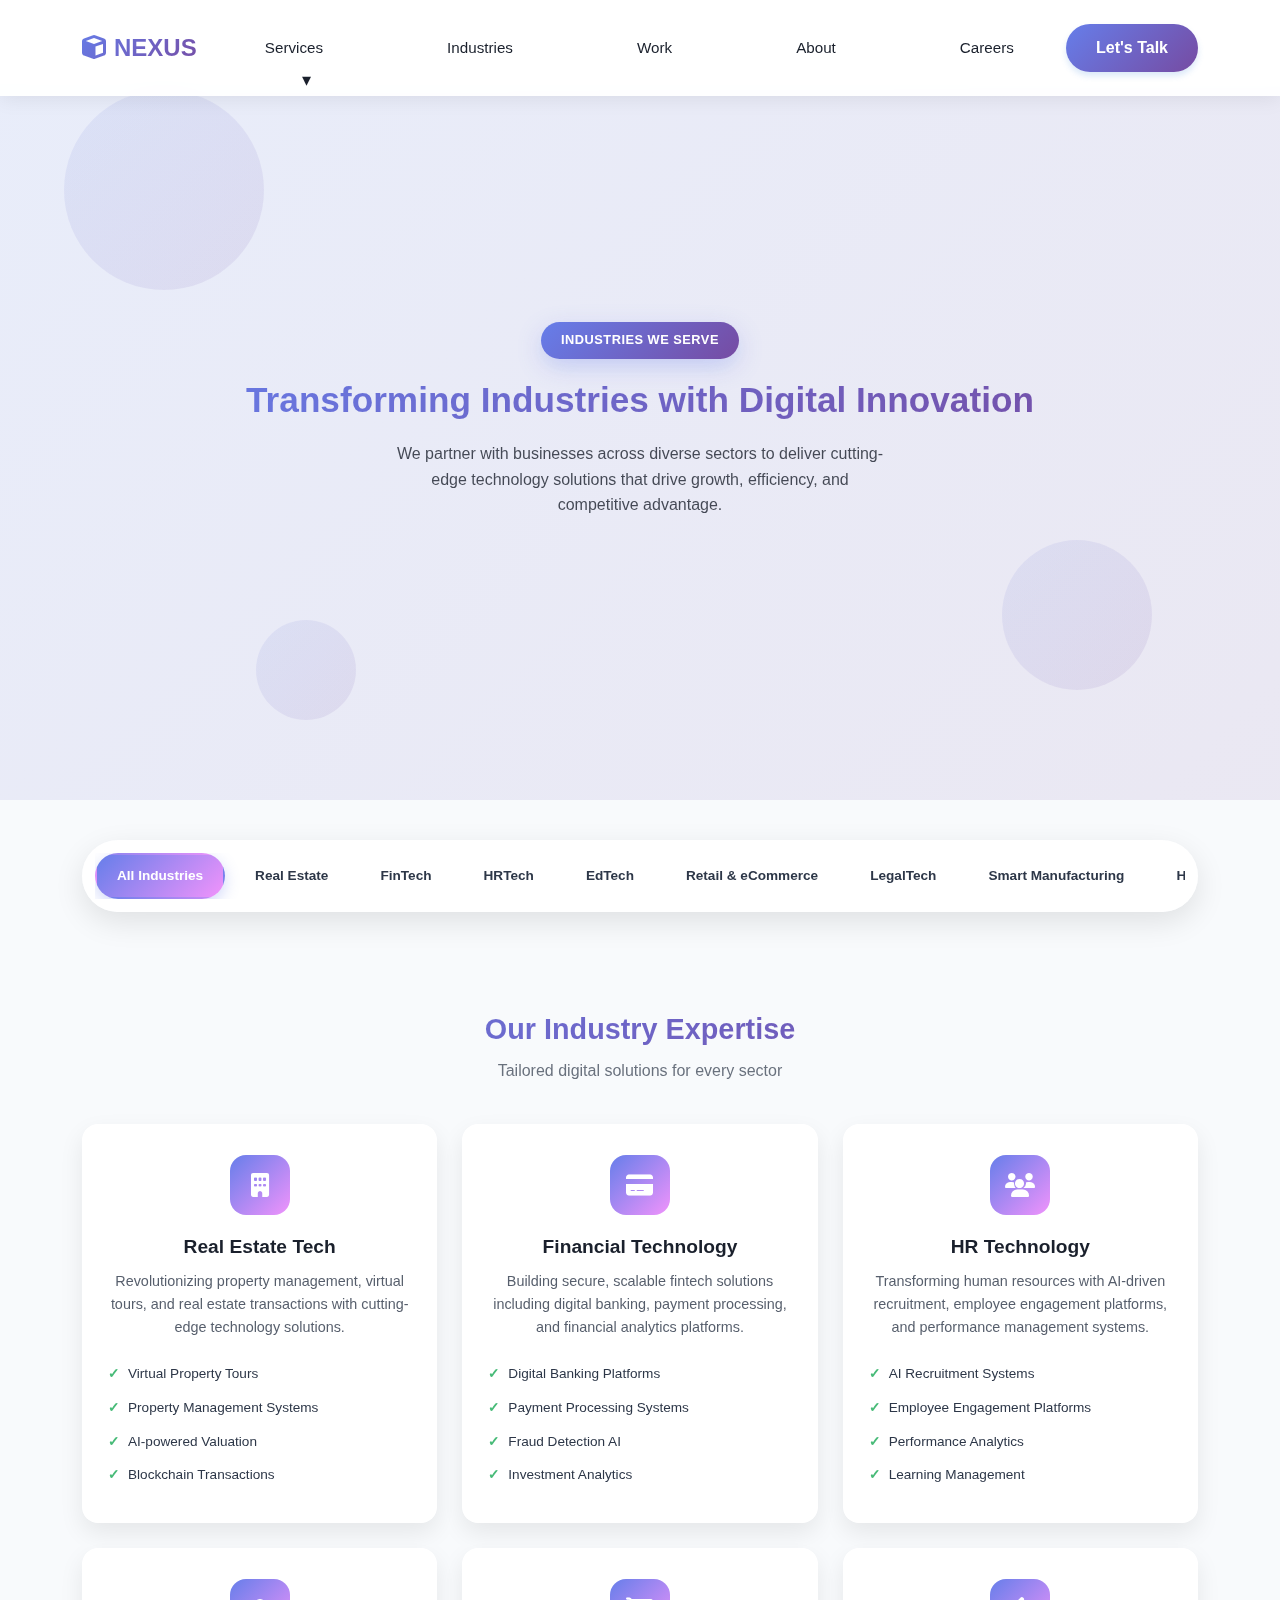
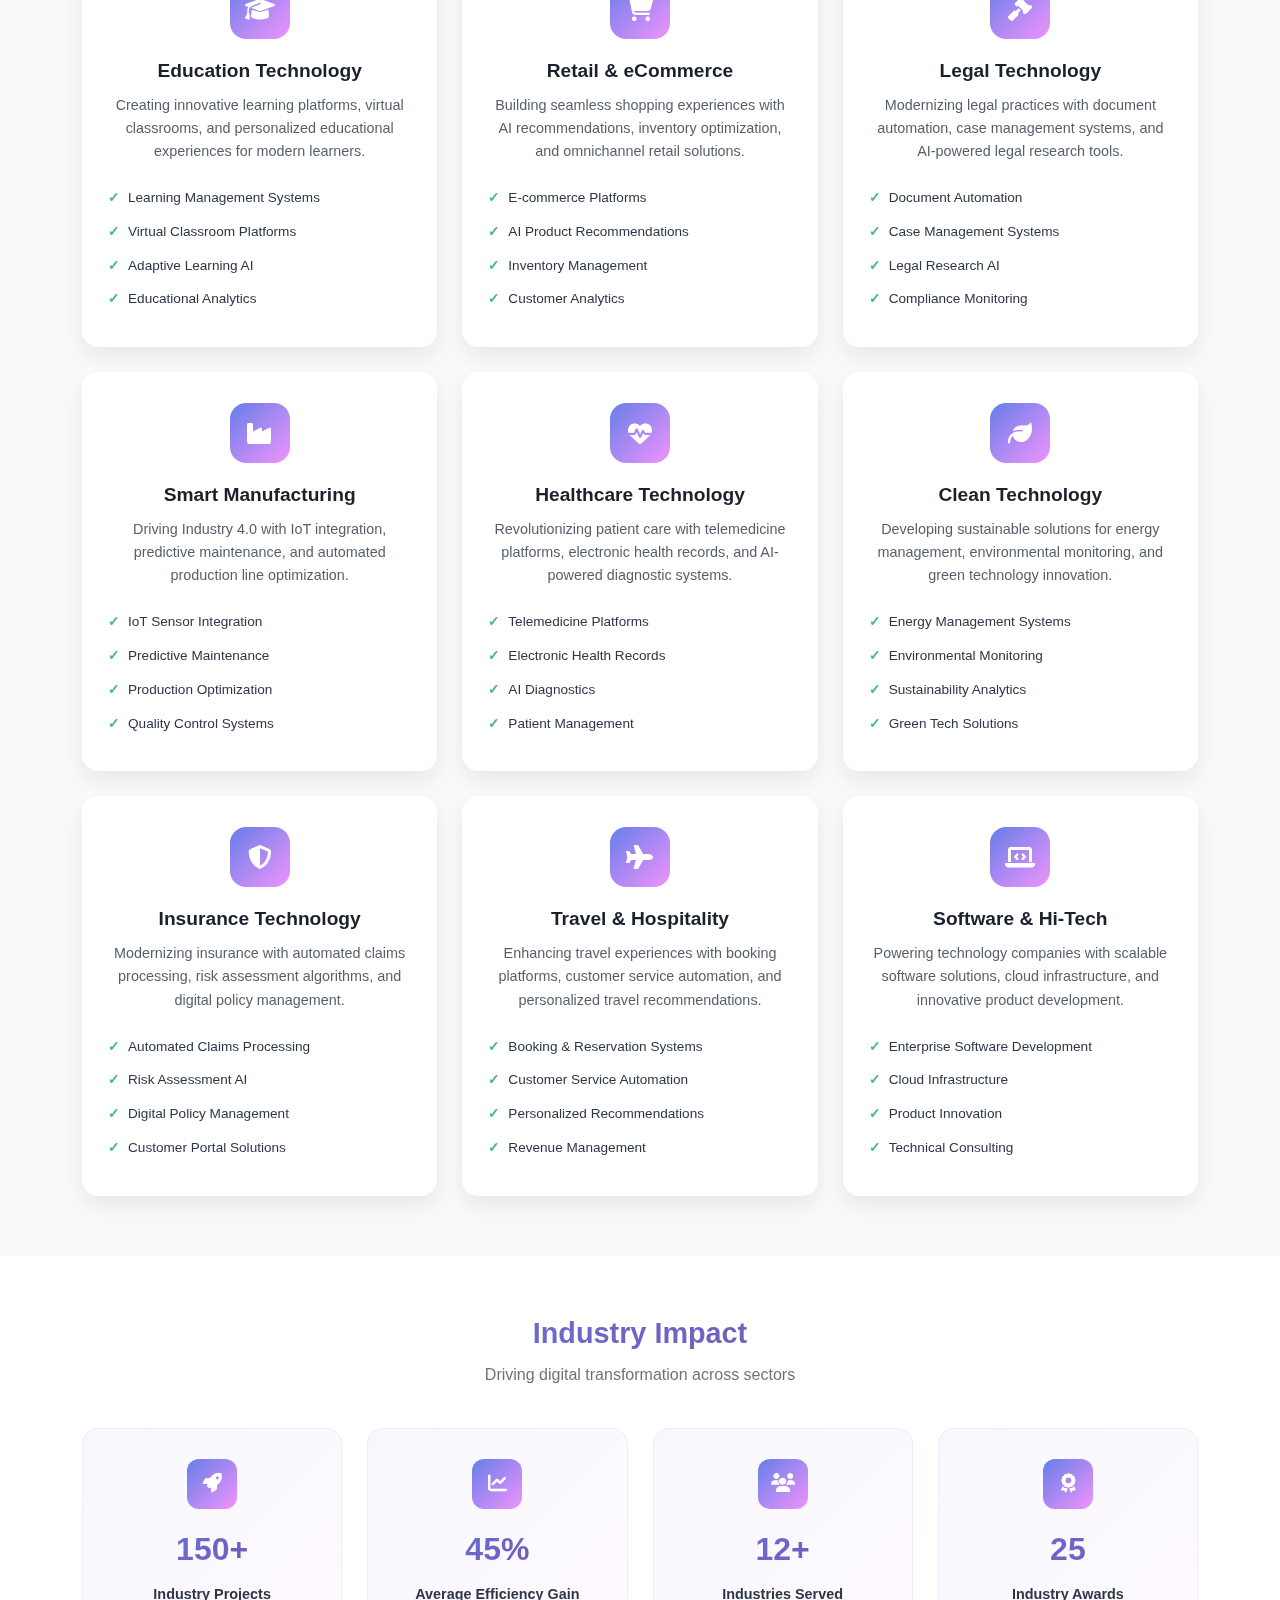
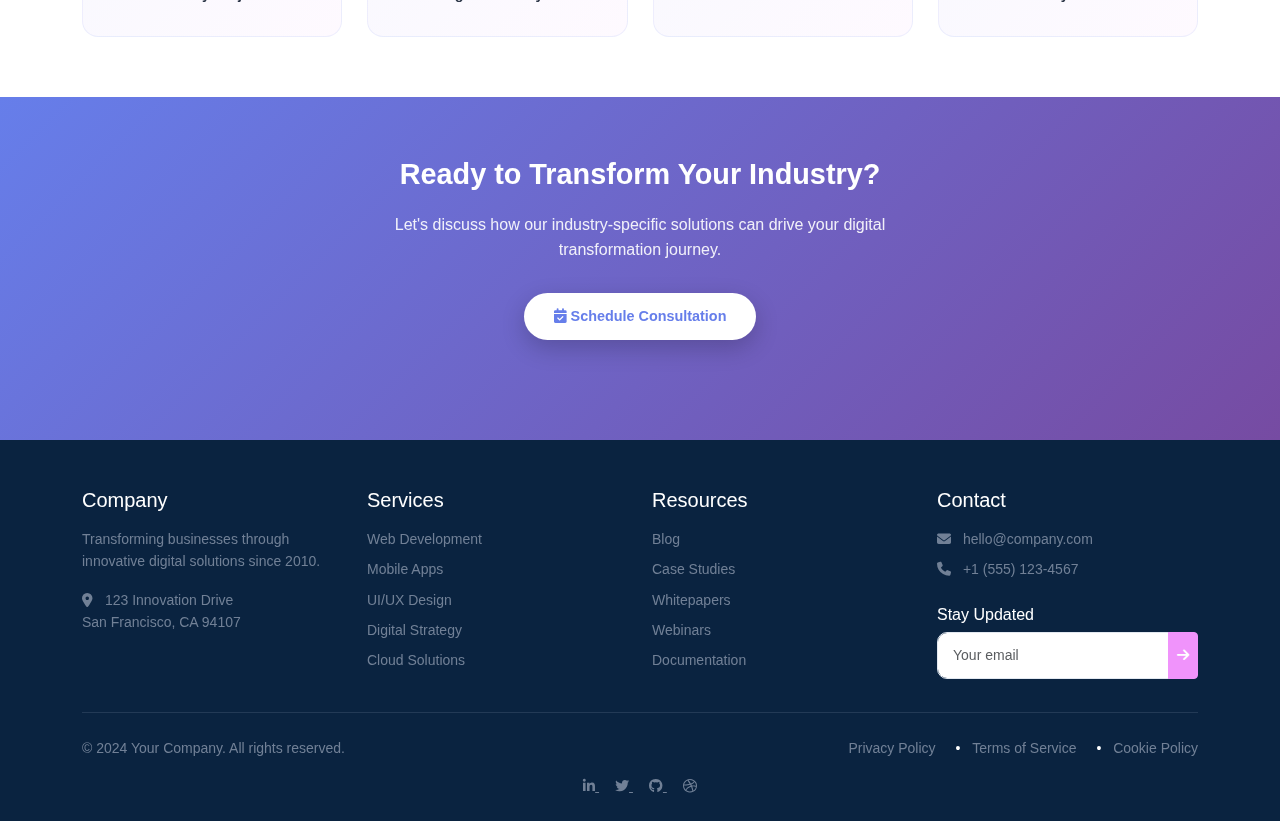
<file: services.html>
<!DOCTYPE html>
<html lang="en">

<head>
    <meta charset="UTF-8">
    <meta name="viewport" content="width=device-width, initial-scale=1.0">
    <title>Industries We Serve - RoadsWeb</title>
    <link href="https://cdn.jsdelivr.net/npm/bootstrap@5.3.0-alpha1/dist/css/bootstrap.min.css" rel="stylesheet">
    <link rel="stylesheet" href="https://cdnjs.cloudflare.com/ajax/libs/font-awesome/6.4.0/css/all.min.css">
    <link href="assets/css/styles.css" rel="stylesheet">
    <style>
        :root {
            --primary: #667eea;
            --secondary: #764ba2;
            --accent: #f093fb;
            --success: #48bb78;
            --warning: #ed8936;
            --info: #4299e1;
            --dark: #1a202c;
            --light: #f8fafc;
            --text: #2d3748;
        }

        * {
            margin: 0;
            padding: 0;
            box-sizing: border-box;
        }

        body {
            font-family: 'Inter', sans-serif;
            background: var(--light);
            overflow-x: hidden;
            font-size: 14px;
            line-height: 1.6;
            color: var(--text);
        }

        /* Floating Background Elements */
        .floating-elements {
            position: fixed;
            top: 0;
            left: 0;
            width: 100%;
            height: 100%;
            pointer-events: none;
            z-index: -1;
        }

        .floating-element {
            position: absolute;
            background: linear-gradient(135deg, var(--primary), var(--secondary));
            border-radius: 50%;
            opacity: 0.1;
            animation: float 6s ease-in-out infinite;
        }

        .floating-element:nth-child(1) {
            width: 200px;
            height: 200px;
            top: 10%;
            left: 5%;
            animation-delay: 0s;
        }

        .floating-element:nth-child(2) {
            width: 150px;
            height: 150px;
            top: 60%;
            right: 10%;
            animation-delay: 2s;
        }

        .floating-element:nth-child(3) {
            width: 100px;
            height: 100px;
            bottom: 20%;
            left: 20%;
            animation-delay: 4s;
        }

        @keyframes float {

            0%,
            100% {
                transform: translateY(0px) rotate(0deg);
            }

            50% {
                transform: translateY(-15px) rotate(180deg);
            }
        }

        /* Hero Section */
        .industries-hero {
            min-height: 80vh;
            display: flex;
            align-items: center;
            position: relative;
            background: linear-gradient(135deg, rgba(102, 126, 234, 0.1) 0%, rgba(118, 75, 162, 0.1) 100%);
        }

        .industries-hero-content {
            text-align: center;
            position: relative;
            z-index: 2;
        }

        .industries-badge {
            display: inline-block;
            background: linear-gradient(135deg, var(--primary), var(--secondary));
            color: white;
            padding: 8px 20px;
            border-radius: 20px;
            font-size: 0.8rem;
            font-weight: 600;
            margin-bottom: 20px;
            box-shadow: 0 8px 25px rgba(102, 126, 234, 0.3);
            letter-spacing: 0.5px;
        }

        .industries-title {
            font-size: 2.2rem;
            font-weight: 800;
            background: linear-gradient(135deg, var(--primary), var(--secondary));
            -webkit-background-clip: text;
            -webkit-text-fill-color: transparent;
            background-clip: text;
            margin-bottom: 20px;
            line-height: 1.2;
        }

        .industries-subtitle {
            font-size: 1rem;
            color: var(--dark);
            opacity: 0.8;
            max-width: 500px;
            margin: 0 auto 40px;
            line-height: 1.6;
        }

        /* Industry Navigation */
        .industry-nav {
            background: rgba(255, 255, 255, 0.95);
            backdrop-filter: blur(10px);
            border-radius: 50px;
            padding: 12px;
            margin: 40px auto;
            max-width: 1200px;
            box-shadow: 0 10px 30px rgba(0, 0, 0, 0.1);
            border: 1px solid rgba(255, 255, 255, 0.2);
        }

        .nav-scroll {
            display: flex;
            overflow-x: auto;
            gap: 8px;
            scrollbar-width: none;
            -ms-overflow-style: none;
        }

        .nav-scroll::-webkit-scrollbar {
            display: none;
        }

        .nav-item {
            flex: 0 0 auto;
            padding: 10px 20px;
            background: transparent;
            border: 2px solid transparent;
            border-radius: 25px;
            font-weight: 600;
            font-size: 0.85rem;
            color: var(--text);
            cursor: pointer;
            transition: all 0.3s ease;
            white-space: nowrap;
        }

        .nav-item:hover {
            background: rgba(102, 126, 234, 0.1);
            color: var(--primary);
        }

        .nav-item.active {
            background: linear-gradient(135deg, var(--primary), var(--accent));
            color: white;
            box-shadow: 0 5px 15px rgba(102, 126, 234, 0.3);
        }

        /* Industries Grid */
        .industries-grid {
            padding: 60px 0;
        }

        .hexagon-grid {
            display: grid;
            grid-template-columns: repeat(auto-fit, minmax(300px, 1fr));
            gap: 25px;
        }

        .hexagon-card {
            background: white;
            border-radius: 16px;
            padding: 30px 25px;
            box-shadow: 0 10px 25px rgba(0, 0, 0, 0.08);
            border: 1px solid rgba(255, 255, 255, 0.2);
            transition: all 0.4s ease;
            position: relative;
            overflow: hidden;
        }

        .hexagon-card::before {
            content: '';
            position: absolute;
            top: 0;
            left: 0;
            width: 100%;
            height: 4px;
            background: linear-gradient(90deg, var(--primary), var(--accent));
            transform: scaleX(0);
            transition: transform 0.4s ease;
        }

        .hexagon-card:hover::before {
            transform: scaleX(1);
        }

        .hexagon-card:hover {
            transform: translateY(-8px);
            box-shadow: 0 20px 40px rgba(102, 126, 234, 0.15);
        }

        .industry-icon {
            width: 60px;
            height: 60px;
            margin: 0 auto 20px;
            background: linear-gradient(135deg, var(--primary), var(--accent));
            border-radius: 16px;
            display: flex;
            align-items: center;
            justify-content: center;
            color: white;
            font-size: 1.5rem;
            transition: all 0.3s ease;
        }

        .hexagon-card:hover .industry-icon {
            transform: scale(1.1) rotate(5deg);
        }

        .industry-title {
            font-size: 1.2rem;
            font-weight: 700;
            color: var(--dark);
            margin-bottom: 12px;
            text-align: center;
        }

        .industry-desc {
            color: var(--text);
            opacity: 0.8;
            line-height: 1.6;
            margin-bottom: 18px;
            text-align: center;
            font-size: 0.9rem;
        }

        .industry-features {
            list-style: none;
            padding: 0;
            margin: 0;
        }

        .industry-features li {
            padding: 6px 0;
            color: var(--text);
            display: flex;
            align-items: center;
            gap: 8px;
            font-size: 0.85rem;
        }

        .industry-features li::before {
            content: '✓';
            color: var(--success);
            font-weight: bold;
        }

        /* Stats Section */
        .industry-stats {
            padding: 60px 0;
            background: white;
        }

        .stats-container {
            display: grid;
            grid-template-columns: repeat(auto-fit, minmax(200px, 1fr));
            gap: 25px;
        }

        .stat-card {
            text-align: center;
            padding: 30px 20px;
            border-radius: 16px;
            background: linear-gradient(135deg, rgba(102, 126, 234, 0.05), rgba(240, 147, 251, 0.05));
            border: 1px solid rgba(102, 126, 234, 0.1);
            transition: all 0.3s ease;
        }

        .stat-card:hover {
            transform: translateY(-5px);
            box-shadow: 0 10px 25px rgba(0, 0, 0, 0.08);
        }

        .stat-icon {
            width: 50px;
            height: 50px;
            margin: 0 auto 15px;
            background: linear-gradient(135deg, var(--primary), var(--accent));
            border-radius: 12px;
            display: flex;
            align-items: center;
            justify-content: center;
            color: white;
            font-size: 1.2rem;
        }

        .stat-number-lg {
            font-size: 2rem;
            font-weight: 800;
            background: linear-gradient(135deg, var(--primary), var(--secondary));
            -webkit-background-clip: text;
            -webkit-text-fill-color: transparent;
            background-clip: text;
            margin-bottom: 8px;
        }

        .stat-desc {
            color: var(--text);
            font-weight: 600;
            font-size: 0.9rem;
        }

        /* CTA Section */
        .industries-cta {
            padding: 60px 0;
            background: linear-gradient(135deg, var(--primary), var(--secondary));
            color: white;
            text-align: center;
        }

        .cta-title {
            font-size: 1.8rem;
            font-weight: 700;
            margin-bottom: 20px;
        }

        .cta-subtitle {
            font-size: 1rem;
            opacity: 0.9;
            margin-bottom: 30px;
            max-width: 500px;
            margin-left: auto;
            margin-right: auto;
        }

        .cta-button {
            display: inline-block;
            background: white;
            color: var(--primary);
            padding: 12px 30px;
            border-radius: 50px;
            font-size: 0.9rem;
            font-weight: 600;
            text-decoration: none;
            transition: all 0.3s ease;
            box-shadow: 0 8px 25px rgba(0, 0, 0, 0.2);
        }

        .cta-button:hover {
            transform: translateY(-3px);
            box-shadow: 0 12px 35px rgba(0, 0, 0, 0.3);
            color: var(--primary);
        }

        /* Section Titles */
        .section-header {
            text-align: center;
            margin-bottom: 40px;
        }

        .section-title {
            font-size: 1.8rem;
            font-weight: 700;
            background: linear-gradient(135deg, var(--primary), var(--secondary));
            -webkit-background-clip: text;
            -webkit-text-fill-color: transparent;
            background-clip: text;
            margin-bottom: 12px;
        }

        .section-subtitle {
            font-size: 1rem;
            color: var(--text);
            opacity: 0.7;
            max-width: 500px;
            margin: 0 auto;
        }

        /* Responsive */
        @media (max-width: 768px) {
            body {
                font-size: 13px;
            }

            .industries-title {
                font-size: 1.8rem;
            }

            .hexagon-grid {
                grid-template-columns: 1fr;
            }

            .stats-container {
                grid-template-columns: repeat(2, 1fr);
            }

            .cta-title {
                font-size: 1.6rem;
            }

            .section-title {
                font-size: 1.6rem;
            }

            .nav-scroll {
                justify-content: flex-start;
            }
        }

        @media (max-width: 480px) {
            body {
                font-size: 12px;
            }

            .industries-title {
                font-size: 1.6rem;
            }

            .stats-container {
                grid-template-columns: 1fr;
            }

            .hexagon-card {
                padding: 25px 20px;
            }

            .industry-nav {
                border-radius: 25px;
            }
        }
    </style>
</head>

<body>
    <!-- Header -->
    <header>
        <nav class="navbar navbar-expand-lg navbar-light fixed-top">
            <div class="container">
                <!-- Logo -->
                <a class="navbar-brand" href="#">
                    <i class="fas fa-cube me-2"></i>NEXUS
                </a>

                <!-- Mobile hamburger -->
                <button class="navbar-toggler" type="button" data-bs-toggle="collapse" data-bs-target="#navbarNav">
                    <span class="navbar-toggler-icon"></span>
                </button>

                <!-- Desktop navigation -->
                <div class="collapse navbar-collapse" id="navbarNav">
                    <ul class="navbar-nav mx-auto">
                        <li class="nav-item dropdown">
                            <a class="nav-link dropdown-toggle" href="#" role="button" data-bs-toggle="dropdown"
                                aria-expanded="false">
                                Services
                            </a>
                            <div class="dropdown-menu services-dropdown">
                                <div class="services-container">
                                    <!-- Left Column - Main Services -->
                                    <div class="main-services">
                                        <div style="margin-bottom:10px;" class="main-services-title">Our Services</div>

                                        <div class="main-service-item active" data-service="product-engineering">
                                            <div class="main-service-icon">
                                                <i class="fas fa-cube"></i>
                                            </div>
                                            <div class="main-service-content">
                                                <div class="main-service-name">Product Engineering & SaaS</div>
                                            </div>
                                            <div class="main-service-arrow">
                                                <i class="fas fa-chevron-right"></i>
                                            </div>
                                        </div>

                                        <div class="main-service-item" data-service="enterprise-software">
                                            <div class="main-service-icon">
                                                <i class="fas fa-building"></i>
                                            </div>
                                            <div class="main-service-content">
                                                <div class="main-service-name">Enterprise Software & Applications</div>
                                            </div>
                                            <div class="main-service-arrow">
                                                <i class="fas fa-chevron-right"></i>
                                            </div>
                                        </div>

                                        <div class="main-service-item" data-service="cloud-devops">
                                            <div class="main-service-icon">
                                                <i class="fas fa-cloud"></i>
                                            </div>
                                            <div class="main-service-content">
                                                <div class="main-service-name">Cloud, DevOps & Security</div>
                                            </div>
                                            <div class="main-service-arrow">
                                                <i class="fas fa-chevron-right"></i>
                                            </div>
                                        </div>

                                        <div class="main-service-item" data-service="ai-data">
                                            <div class="main-service-icon">
                                                <i class="fas fa-brain"></i>
                                            </div>
                                            <div class="main-service-content">
                                                <div class="main-service-name">AI & Data Solutions</div>
                                            </div>
                                            <div class="main-service-arrow">
                                                <i class="fas fa-chevron-right"></i>
                                            </div>
                                        </div>

                                        <div class="main-service-item" data-service="low-code">
                                            <div class="main-service-icon">
                                                <i class="fas fa-bolt"></i>
                                            </div>
                                            <div class="main-service-content">
                                                <div class="main-service-name">Low-Code/No-Code Development</div>
                                            </div>
                                            <div class="main-service-arrow">
                                                <i class="fas fa-chevron-right"></i>
                                            </div>
                                        </div>

                                        <div class="main-service-item" data-service="staff-augmentation">
                                            <div class="main-service-icon">
                                                <i class="fas fa-users"></i>
                                            </div>
                                            <div class="main-service-content">
                                                <div class="main-service-name">Staff Augmentation</div>
                                            </div>
                                            <div class="main-service-arrow">
                                                <i class="fas fa-chevron-right"></i>
                                            </div>
                                        </div>
                                    </div>

                                    <!-- Right Column - Sub Services -->
                                    <div class="sub-services">
                                        <div class="sub-services-header">
                                            <h3 class="sub-services-title">Product Engineering & SaaS</h3>
                                        </div>

                                        <div class="sub-services-list"
                                            style="display: flex; flex-direction: column; gap: 6px;">
                                            <a href="web-development.html" class="sub-service-item"
                                                style="display: flex; align-items: center; padding: 10px 16px; text-decoration: none; color: #1a202c; border-radius: 6px; transition: all 0.3s ease; gap: 12px;">
                                                <h4 class="sub-service-name"
                                                    style="margin: 0; font-size: 0.95rem; font-weight: 500; color: #1a202c; transition: color 0.3s ease;">
                                                    Web Application Development
                                                </h4>
                                                <div class="sub-service-arrow"
                                                    style="margin-left: auto; color: #718096; font-size: 0.9rem; transition: all 0.3s ease;">
                                                    <i class="fas fa-chevron-right"></i>
                                                </div>
                                            </a>

                                            <a href="mobile-development.html" class="sub-service-item"
                                                style="display: flex; align-items: center; padding: 10px 16px; text-decoration: none; color: #1a202c; border-radius: 6px; transition: all 0.3s ease; gap: 12px;">
                                                <h4 class="sub-service-name"
                                                    style="margin: 0; font-size: 0.95rem; font-weight: 500; color: #1a202c; transition: color 0.3s ease;">
                                                    Mobile App Development
                                                </h4>
                                                <div class="sub-service-arrow"
                                                    style="margin-left: auto; color: #718096; font-size: 0.9rem; transition: all 0.3s ease;">
                                                    <i class="fas fa-chevron-right"></i>
                                                </div>
                                            </a>

                                            <a href="saas-development.html" class="sub-service-item"
                                                style="display: flex; align-items: center; padding: 10px 16px; text-decoration: none; color: #1a202c; border-radius: 6px; transition: all 0.3s ease; gap: 12px;">
                                                <h4 class="sub-service-name"
                                                    style="margin: 0; font-size: 0.95rem; font-weight: 500; color: #1a202c; transition: color 0.3s ease;">
                                                    SaaS Platform Development
                                                </h4>
                                                <div class="sub-service-arrow"
                                                    style="margin-left: auto; color: #718096; font-size: 0.9rem; transition: all 0.3s ease;">
                                                    <i class="fas fa-chevron-right"></i>
                                                </div>
                                            </a>

                                            <a href="api-development.html" class="sub-service-item"
                                                style="display: flex; align-items: center; padding: 10px 16px; text-decoration: none; color: #1a202c; border-radius: 6px; transition: all 0.3s ease; gap: 12px;">
                                                <h4 class="sub-service-name"
                                                    style="margin: 0; font-size: 0.95rem; font-weight: 500; color: #1a202c; transition: color 0.3s ease;">
                                                    API Development & Integration
                                                </h4>
                                                <div class="sub-service-arrow"
                                                    style="margin-left: auto; color: #718096; font-size: 0.9rem; transition: all 0.3s ease;">
                                                    <i class="fas fa-chevron-right"></i>
                                                </div>
                                            </a>
                                        </div>
                                    </div>
                                </div>
                            </div>
                        </li>
                        <li class="nav-item">
                            <a class="nav-link" href="services.html">Industries</a>
                        </li>
                        <li class="nav-item">
                            <a class="nav-link" href="work.html">Work</a>
                        </li>
                        <li class="nav-item">
                            <a class="nav-link" href="about.html">About</a>
                        </li>
                        <li class="nav-item">
                            <a class="nav-link" href="careers.html">Careers</a>
                        </li>
                    </ul>

                    <!-- Desktop CTA -->
                    <a href="contact.html" class="btn btn-primary">Let's Talk</a>
                </div>
            </div>
        </nav>
    </header>

    <!-- Floating Background Elements -->
    <div class="floating-elements">
        <div class="floating-element"></div>
        <div class="floating-element"></div>
        <div class="floating-element"></div>
    </div>

    <!-- Hero Section -->
    <section class="industries-hero">
        <div class="container">
            <div class="industries-hero-content">
                <div class="industries-badge">INDUSTRIES WE SERVE</div>
                <h1 class="industries-title">Transforming Industries with Digital Innovation</h1>
                <p class="industries-subtitle">
                    We partner with businesses across diverse sectors to deliver cutting-edge
                    technology solutions that drive growth, efficiency, and competitive advantage.
                </p>
            </div>
        </div>
    </section>

    <!-- Industry Navigation -->
    <div class="container">
        <div class="industry-nav">
            <div class="nav-scroll">
                <div class="nav-item active" data-industry="all">All Industries</div>
                <div class="nav-item" data-industry="realestate">Real Estate</div>
                <div class="nav-item" data-industry="fintech">FinTech</div>
                <div class="nav-item" data-industry="hrtech">HRTech</div>
                <div class="nav-item" data-industry="edtech">EdTech</div>
                <div class="nav-item" data-industry="retail">Retail & eCommerce</div>
                <div class="nav-item" data-industry="legaltech">LegalTech</div>
                <div class="nav-item" data-industry="manufacturing">Smart Manufacturing</div>
                <div class="nav-item" data-industry="healthcare">Healthcare</div>
                <div class="nav-item" data-industry="cleantech">CleanTech</div>
                <div class="nav-item" data-industry="insurtech">InsurTech</div>
                <div class="nav-item" data-industry="travel">Travel & Hospitality</div>
                <div class="nav-item" data-industry="software">Software & Hi-Tech</div>
            </div>
        </div>
    </div>

    <!-- Industries Grid -->
    <section class="industries-grid">
        <div class="container">
            <div class="section-header">
                <h2 class="section-title">Our Industry Expertise</h2>
                <p class="section-subtitle">Tailored digital solutions for every sector</p>
            </div>

            <div class="hexagon-grid">
                <!-- Real Estate -->
                <div class="hexagon-card" data-industry="realestate">
                    <div class="industry-icon">
                        <i class="fas fa-building"></i>
                    </div>
                    <h3 class="industry-title">Real Estate Tech</h3>
                    <p class="industry-desc">
                        Revolutionizing property management, virtual tours, and real estate transactions
                        with cutting-edge technology solutions.
                    </p>
                    <ul class="industry-features">
                        <li>Virtual Property Tours</li>
                        <li>Property Management Systems</li>
                        <li>AI-powered Valuation</li>
                        <li>Blockchain Transactions</li>
                    </ul>
                </div>

                <!-- FinTech -->
                <div class="hexagon-card" data-industry="fintech">
                    <div class="industry-icon">
                        <i class="fas fa-credit-card"></i>
                    </div>
                    <h3 class="industry-title">Financial Technology</h3>
                    <p class="industry-desc">
                        Building secure, scalable fintech solutions including digital banking,
                        payment processing, and financial analytics platforms.
                    </p>
                    <ul class="industry-features">
                        <li>Digital Banking Platforms</li>
                        <li>Payment Processing Systems</li>
                        <li>Fraud Detection AI</li>
                        <li>Investment Analytics</li>
                    </ul>
                </div>

                <!-- HRTech -->
                <div class="hexagon-card" data-industry="hrtech">
                    <div class="industry-icon">
                        <i class="fas fa-users"></i>
                    </div>
                    <h3 class="industry-title">HR Technology</h3>
                    <p class="industry-desc">
                        Transforming human resources with AI-driven recruitment, employee engagement
                        platforms, and performance management systems.
                    </p>
                    <ul class="industry-features">
                        <li>AI Recruitment Systems</li>
                        <li>Employee Engagement Platforms</li>
                        <li>Performance Analytics</li>
                        <li>Learning Management</li>
                    </ul>
                </div>

                <!-- EdTech -->
                <div class="hexagon-card" data-industry="edtech">
                    <div class="industry-icon">
                        <i class="fas fa-graduation-cap"></i>
                    </div>
                    <h3 class="industry-title">Education Technology</h3>
                    <p class="industry-desc">
                        Creating innovative learning platforms, virtual classrooms, and personalized
                        educational experiences for modern learners.
                    </p>
                    <ul class="industry-features">
                        <li>Learning Management Systems</li>
                        <li>Virtual Classroom Platforms</li>
                        <li>Adaptive Learning AI</li>
                        <li>Educational Analytics</li>
                    </ul>
                </div>

                <!-- Retail & eCommerce -->
                <div class="hexagon-card" data-industry="retail">
                    <div class="industry-icon">
                        <i class="fas fa-shopping-cart"></i>
                    </div>
                    <h3 class="industry-title">Retail & eCommerce</h3>
                    <p class="industry-desc">
                        Building seamless shopping experiences with AI recommendations,
                        inventory optimization, and omnichannel retail solutions.
                    </p>
                    <ul class="industry-features">
                        <li>E-commerce Platforms</li>
                        <li>AI Product Recommendations</li>
                        <li>Inventory Management</li>
                        <li>Customer Analytics</li>
                    </ul>
                </div>

                <!-- LegalTech -->
                <div class="hexagon-card" data-industry="legaltech">
                    <div class="industry-icon">
                        <i class="fas fa-gavel"></i>
                    </div>
                    <h3 class="industry-title">Legal Technology</h3>
                    <p class="industry-desc">
                        Modernizing legal practices with document automation, case management
                        systems, and AI-powered legal research tools.
                    </p>
                    <ul class="industry-features">
                        <li>Document Automation</li>
                        <li>Case Management Systems</li>
                        <li>Legal Research AI</li>
                        <li>Compliance Monitoring</li>
                    </ul>
                </div>

                <!-- Smart Manufacturing -->
                <div class="hexagon-card" data-industry="manufacturing">
                    <div class="industry-icon">
                        <i class="fas fa-industry"></i>
                    </div>
                    <h3 class="industry-title">Smart Manufacturing</h3>
                    <p class="industry-desc">
                        Driving Industry 4.0 with IoT integration, predictive maintenance,
                        and automated production line optimization.
                    </p>
                    <ul class="industry-features">
                        <li>IoT Sensor Integration</li>
                        <li>Predictive Maintenance</li>
                        <li>Production Optimization</li>
                        <li>Quality Control Systems</li>
                    </ul>
                </div>

                <!-- Healthcare -->
                <div class="hexagon-card" data-industry="healthcare">
                    <div class="industry-icon">
                        <i class="fas fa-heartbeat"></i>
                    </div>
                    <h3 class="industry-title">Healthcare Technology</h3>
                    <p class="industry-desc">
                        Revolutionizing patient care with telemedicine platforms, electronic
                        health records, and AI-powered diagnostic systems.
                    </p>
                    <ul class="industry-features">
                        <li>Telemedicine Platforms</li>
                        <li>Electronic Health Records</li>
                        <li>AI Diagnostics</li>
                        <li>Patient Management</li>
                    </ul>
                </div>

                <!-- CleanTech -->
                <div class="hexagon-card" data-industry="cleantech">
                    <div class="industry-icon">
                        <i class="fas fa-leaf"></i>
                    </div>
                    <h3 class="industry-title">Clean Technology</h3>
                    <p class="industry-desc">
                        Developing sustainable solutions for energy management, environmental
                        monitoring, and green technology innovation.
                    </p>
                    <ul class="industry-features">
                        <li>Energy Management Systems</li>
                        <li>Environmental Monitoring</li>
                        <li>Sustainability Analytics</li>
                        <li>Green Tech Solutions</li>
                    </ul>
                </div>

                <!-- InsurTech -->
                <div class="hexagon-card" data-industry="insurtech">
                    <div class="industry-icon">
                        <i class="fas fa-shield-alt"></i>
                    </div>
                    <h3 class="industry-title">Insurance Technology</h3>
                    <p class="industry-desc">
                        Modernizing insurance with automated claims processing, risk assessment
                        algorithms, and digital policy management.
                    </p>
                    <ul class="industry-features">
                        <li>Automated Claims Processing</li>
                        <li>Risk Assessment AI</li>
                        <li>Digital Policy Management</li>
                        <li>Customer Portal Solutions</li>
                    </ul>
                </div>

                <!-- Travel & Hospitality -->
                <div class="hexagon-card" data-industry="travel">
                    <div class="industry-icon">
                        <i class="fas fa-plane"></i>
                    </div>
                    <h3 class="industry-title">Travel & Hospitality</h3>
                    <p class="industry-desc">
                        Enhancing travel experiences with booking platforms, customer service
                        automation, and personalized travel recommendations.
                    </p>
                    <ul class="industry-features">
                        <li>Booking & Reservation Systems</li>
                        <li>Customer Service Automation</li>
                        <li>Personalized Recommendations</li>
                        <li>Revenue Management</li>
                    </ul>
                </div>

                <!-- Software & Hi-Tech -->
                <div class="hexagon-card" data-industry="software">
                    <div class="industry-icon">
                        <i class="fas fa-laptop-code"></i>
                    </div>
                    <h3 class="industry-title">Software & Hi-Tech</h3>
                    <p class="industry-desc">
                        Powering technology companies with scalable software solutions,
                        cloud infrastructure, and innovative product development.
                    </p>
                    <ul class="industry-features">
                        <li>Enterprise Software Development</li>
                        <li>Cloud Infrastructure</li>
                        <li>Product Innovation</li>
                        <li>Technical Consulting</li>
                    </ul>
                </div>
            </div>
        </div>
    </section>

    <!-- Industry Stats -->
    <section class="industry-stats">
        <div class="container">
            <div class="section-header">
                <h2 class="section-title">Industry Impact</h2>
                <p class="section-subtitle">Driving digital transformation across sectors</p>
            </div>

            <div class="stats-container">
                <div class="stat-card">
                    <div class="stat-icon">
                        <i class="fas fa-rocket"></i>
                    </div>
                    <div class="stat-number-lg">150+</div>
                    <div class="stat-desc">Industry Projects</div>
                </div>
                <div class="stat-card">
                    <div class="stat-icon">
                        <i class="fas fa-chart-line"></i>
                    </div>
                    <div class="stat-number-lg">45%</div>
                    <div class="stat-desc">Average Efficiency Gain</div>
                </div>
                <div class="stat-card">
                    <div class="stat-icon">
                        <i class="fas fa-users"></i>
                    </div>
                    <div class="stat-number-lg">12+</div>
                    <div class="stat-desc">Industries Served</div>
                </div>
                <div class="stat-card">
                    <div class="stat-icon">
                        <i class="fas fa-award"></i>
                    </div>
                    <div class="stat-number-lg">25</div>
                    <div class="stat-desc">Industry Awards</div>
                </div>
            </div>
        </div>
    </section>

    <!-- CTA Section -->
    <section class="industries-cta">
        <div class="container">
            <div class="section-header">
                <h2 class="cta-title">Ready to Transform Your Industry?</h2>
                <p class="cta-subtitle">
                    Let's discuss how our industry-specific solutions can drive your digital transformation journey.
                </p>
                <a href="#contact" class="cta-button">
                    <i class="fas fa-calendar-check"></i> Schedule Consultation
                </a>
            </div>
        </div>
    </section>

    <script>
        // Industry Navigation Filtering
        const navItems = document.querySelectorAll('.nav-item');
        const industryCards = document.querySelectorAll('.hexagon-card');

        navItems.forEach(item => {
            item.addEventListener('click', function () {
                // Remove active class from all items
                navItems.forEach(nav => nav.classList.remove('active'));
                // Add active class to clicked item
                this.classList.add('active');

                const industry = this.getAttribute('data-industry');

                // Filter cards
                industryCards.forEach(card => {
                    if (industry === 'all' || card.getAttribute('data-industry') === industry) {
                        card.style.display = 'block';
                        setTimeout(() => {
                            card.style.opacity = '1';
                            card.style.transform = 'translateY(0)';
                        }, 50);
                    } else {
                        card.style.opacity = '0';
                        card.style.transform = 'translateY(20px)';
                        setTimeout(() => {
                            card.style.display = 'none';
                        }, 300);
                    }
                });
            });
        });

        // Animate stats when they come into view
        const observer = new IntersectionObserver((entries) => {
            entries.forEach(entry => {
                if (entry.isIntersecting) {
                    const statNumbers = document.querySelectorAll('.stat-number-lg');
                    statNumbers.forEach(stat => {
                        const target = parseInt(stat.textContent);
                        let count = 0;
                        const duration = 2000;
                        const increment = target / (duration / 16);

                        const updateCount = () => {
                            if (count < target) {
                                count += increment;
                                stat.textContent = Math.floor(count) + (stat.textContent.includes('%') ? '%' : '+');
                                setTimeout(updateCount, 16);
                            } else {
                                stat.textContent = target + (stat.textContent.includes('%') ? '%' : '+');
                            }
                        };

                        updateCount();
                    });
                    observer.unobserve(entry.target);
                }
            });
        });

        observer.observe(document.querySelector('.industry-stats'));
    </script>

    <!-- Footer -->
    <footer class="bg-navy text-white pt-5 pb-4">
        <div class="container">
            <div class="row g-4">
                <!-- Company Column -->
                <div class="col-lg-3 col-md-6">
                    <h5 class="mb-3">Company</h5>
                    <p class="text-muted-custom mb-3">
                        Transforming businesses through innovative digital solutions since 2010.
                    </p>
                    <address class="text-muted-custom">
                        <i class="fas fa-map-marker-alt me-2"></i>
                        123 Innovation Drive<br>
                        San Francisco, CA 94107
                    </address>
                </div>

                <!-- Services Column -->
                <div class="col-lg-3 col-md-6">
                    <h5 class="mb-3">Services</h5>
                    <ul class="list-unstyled">
                        <li class="mb-2"><a href="#" class="text-muted-custom text-decoration-none">Web Development</a>
                        </li>
                        <li class="mb-2"><a href="#" class="text-muted-custom text-decoration-none">Mobile Apps</a></li>
                        <li class="mb-2"><a href="#" class="text-muted-custom text-decoration-none">UI/UX Design</a>
                        </li>
                        <li class="mb-2"><a href="#" class="text-muted-custom text-decoration-none">Digital Strategy</a>
                        </li>
                        <li class="mb-2"><a href="#" class="text-muted-custom text-decoration-none">Cloud Solutions</a>
                        </li>
                    </ul>
                </div>

                <!-- Resources Column -->
                <div class="col-lg-3 col-md-6">
                    <h5 class="mb-3">Resources</h5>
                    <ul class="list-unstyled">
                        <li class="mb-2"><a href="#" class="text-muted-custom text-decoration-none">Blog</a></li>
                        <li class="mb-2"><a href="#" class="text-muted-custom text-decoration-none">Case Studies</a>
                        </li>
                        <li class="mb-2"><a href="#" class="text-muted-custom text-decoration-none">Whitepapers</a></li>
                        <li class="mb-2"><a href="#" class="text-muted-custom text-decoration-none">Webinars</a></li>
                        <li class="mb-2"><a href="#" class="text-muted-custom text-decoration-none">Documentation</a>
                        </li>
                    </ul>
                </div>

                <!-- Contact Column -->
                <div class="col-lg-3 col-md-6">
                    <h5 class="mb-3">Contact</h5>
                    <ul class="list-unstyled text-muted-custom">
                        <li class="mb-2">
                            <i class="fas fa-envelope me-2"></i>
                            <a href="mailto:hello@company.com"
                                class="text-muted-custom text-decoration-none">hello@company.com</a>
                        </li>
                        <li class="mb-2">
                            <i class="fas fa-phone me-2"></i>
                            <a href="tel:+1-555-123-4567" class="text-muted-custom text-decoration-none">+1 (555)
                                123-4567</a>
                        </li>
                    </ul>

                    <!-- Newsletter Signup -->
                    <div class="mt-4">
                        <h6 class="mb-2">Stay Updated</h6>
                        <div class="input-group">
                            <input type="email" class="form-control form-control-sm" placeholder="Your email"
                                aria-label="Your email">
                            <button class="btn btn-accent btn-sm" type="button">
                                <i class="fas fa-arrow-right"></i>
                            </button>
                        </div>
                    </div>
                </div>
            </div>

            <!-- Divider -->
            <hr class="my-4" style="border-color: var(--muted);">

            <!-- Bottom row -->
            <div class="row align-items-center">
                <div class="col-md-6 text-center text-md-start">
                    <p class="text-muted-custom mb-0">&copy; 2024 Your Company. All rights reserved.</p>
                </div>
                <div class="col-md-6 text-center text-md-end">
                    <ul class="list-inline mb-0">
                        <li class="list-inline-item">
                            <a href="#" class="text-muted-custom text-decoration-none">Privacy Policy</a>
                        </li>
                        <li class="list-inline-item mx-2">•</li>
                        <li class="list-inline-item">
                            <a href="#" class="text-muted-custom text-decoration-none">Terms of Service</a>
                        </li>
                        <li class="list-inline-item mx-2">•</li>
                        <li class="list-inline-item">
                            <a href="#" class="text-muted-custom text-decoration-none">Cookie Policy</a>
                        </li>
                    </ul>
                </div>
            </div>

            <!-- Social Icons -->
            <div class="row mt-3">
                <div class="col-12 text-center">
                    <div class="social-icons">
                        <a href="#" class="text-muted-custom me-3" aria-label="LinkedIn">
                            <i class="fab fa-linkedin-in"></i>
                        </a>
                        <a href="#" class="text-muted-custom me-3" aria-label="Twitter">
                            <i class="fab fa-twitter"></i>
                        </a>
                        <a href="#" class="text-muted-custom me-3" aria-label="GitHub">
                            <i class="fab fa-github"></i>
                        </a>
                        <a href="#" class="text-muted-custom" aria-label="Dribbble">
                            <i class="fab fa-dribbble"></i>
                        </a>
                    </div>
                </div>
            </div>
        </div>
    </footer>
</body>

</html>
</file>
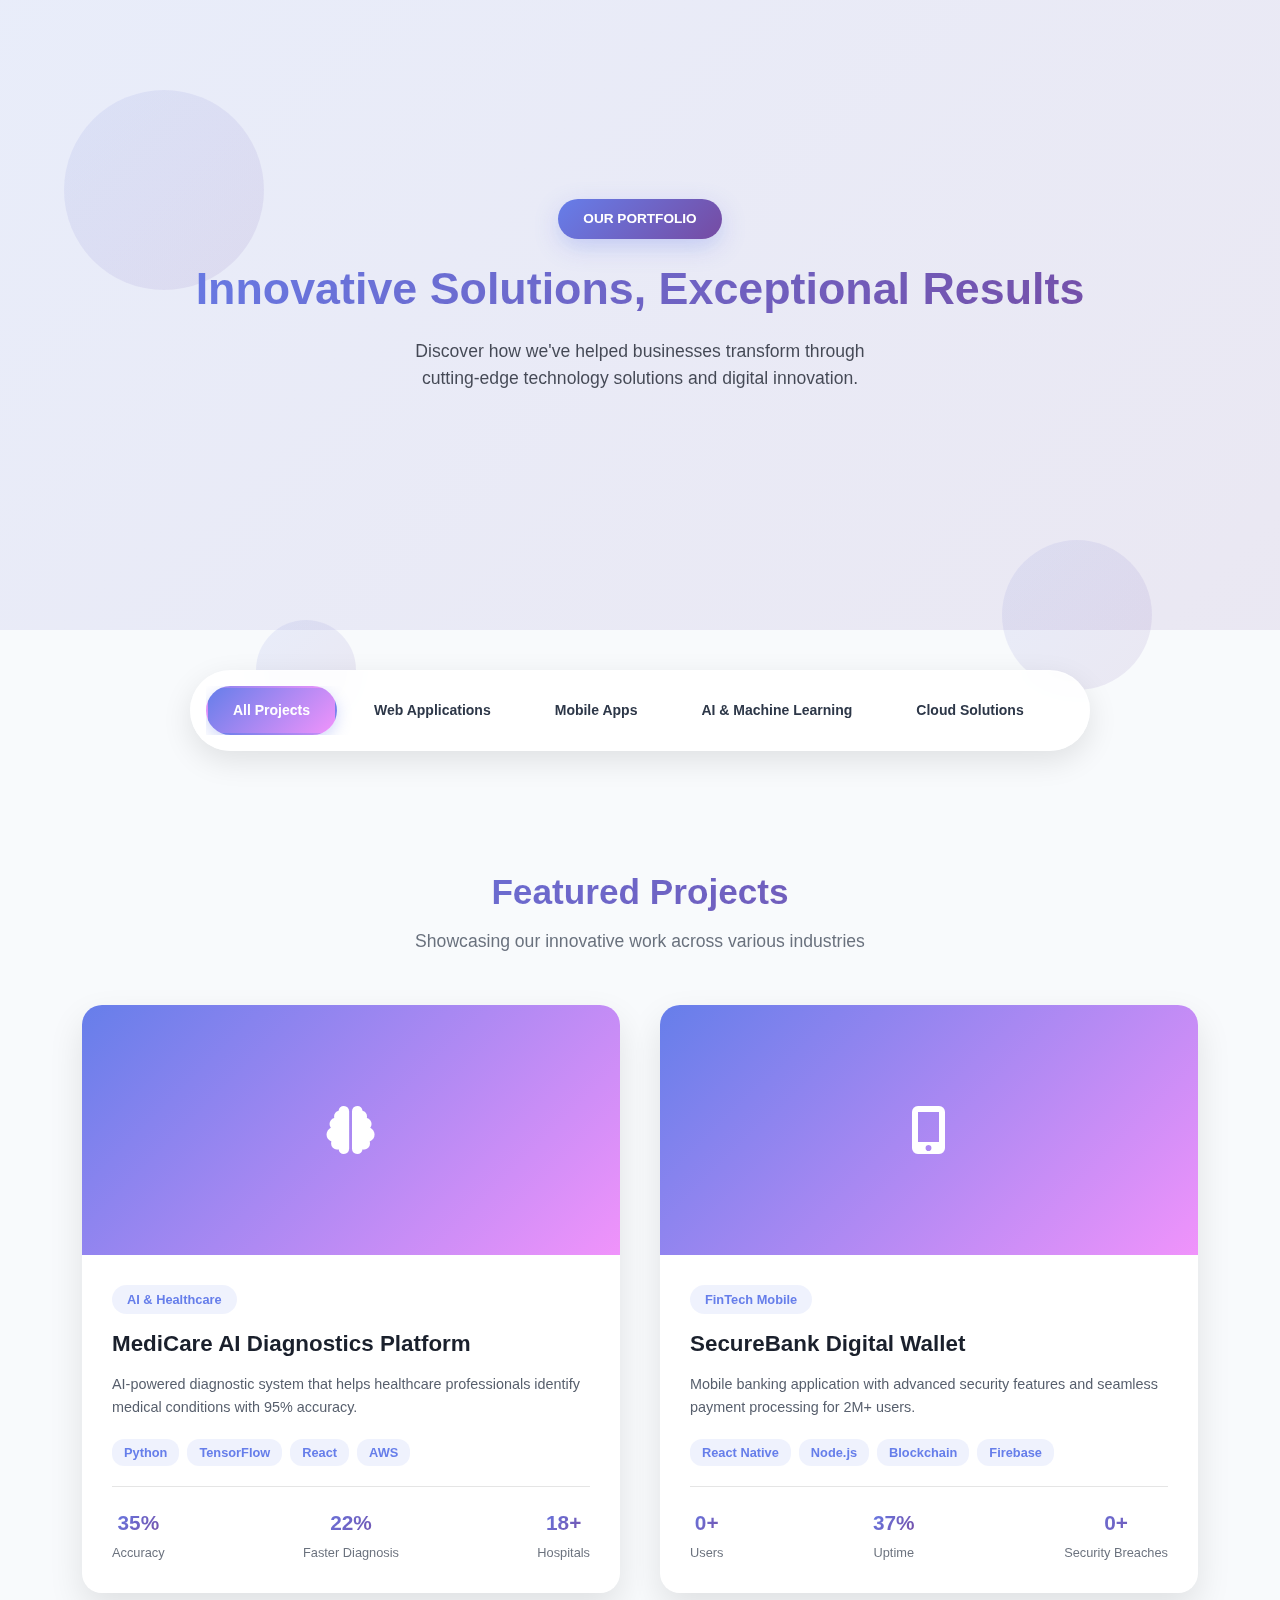
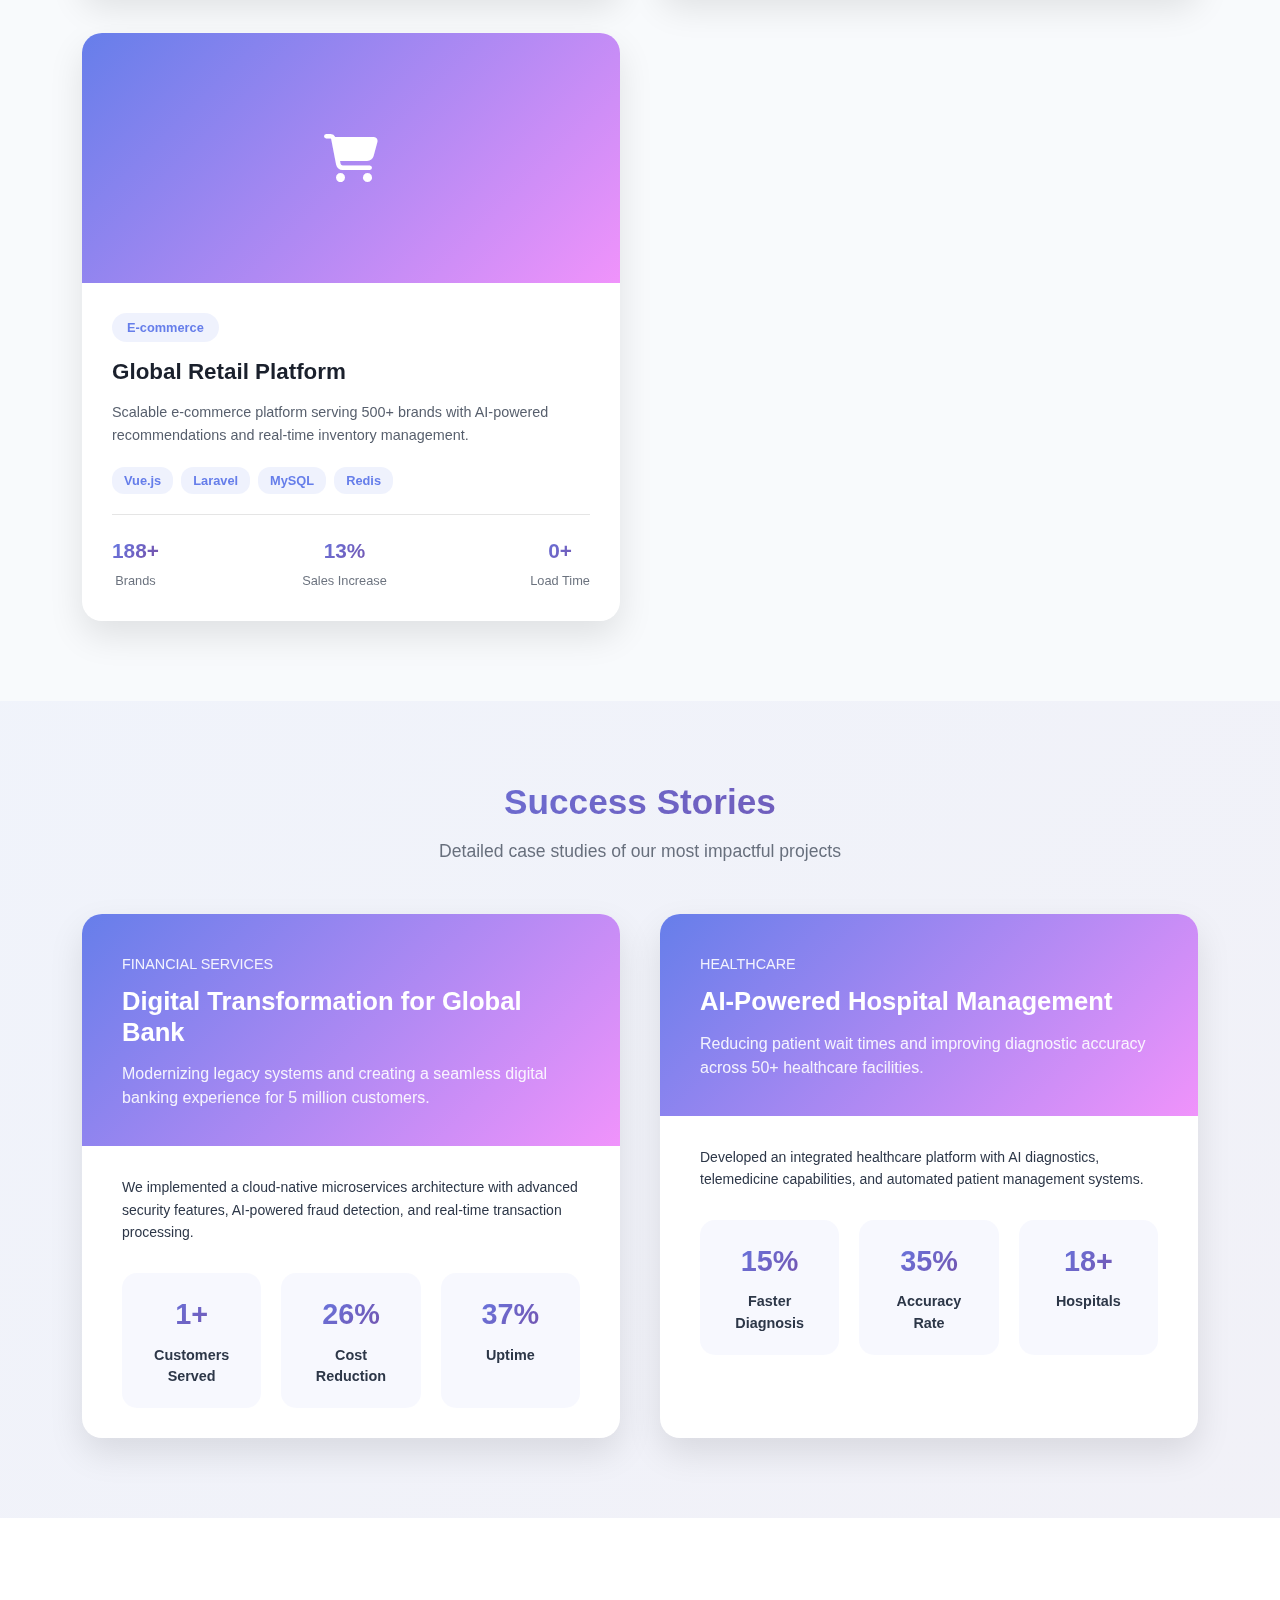
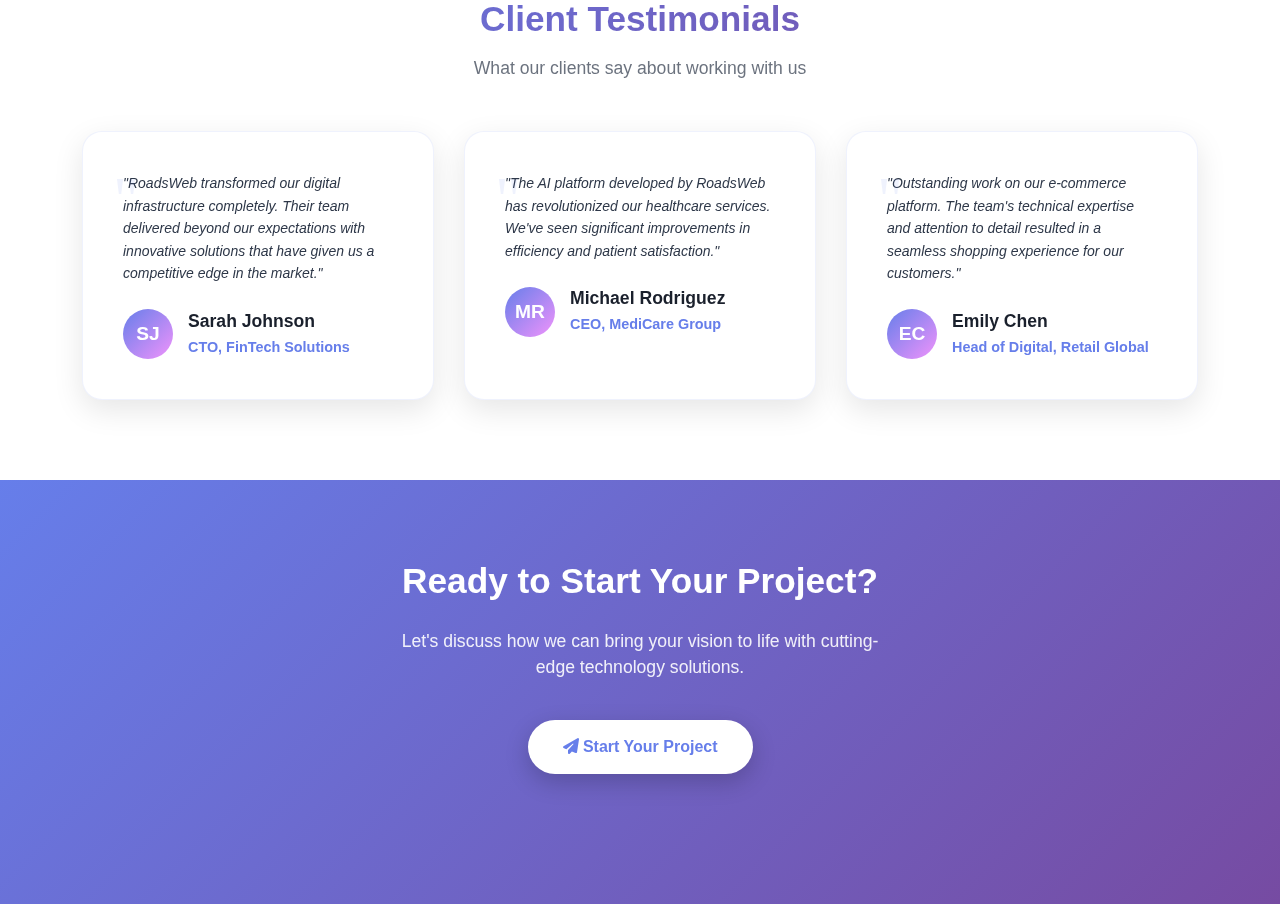
<file: work.html>
<!DOCTYPE html>
<html lang="en">

<head>
    <meta charset="UTF-8">
    <meta name="viewport" content="width=device-width, initial-scale=1.0">
    <title>Our Work - RoadsWeb</title>
    <link href="https://cdn.jsdelivr.net/npm/bootstrap@5.3.0-alpha1/dist/css/bootstrap.min.css" rel="stylesheet">
    <link rel="stylesheet" href="https://cdnjs.cloudflare.com/ajax/libs/font-awesome/6.4.0/css/all.min.css">
    <style>
        :root {
            --primary: #667eea;
            --secondary: #764ba2;
            --accent: #f093fb;
            --success: #48bb78;
            --warning: #ed8936;
            --info: #4299e1;
            --dark: #1a202c;
            --light: #f8fafc;
            --text: #2d3748;
        }

        * {
            margin: 0;
            padding: 0;
            box-sizing: border-box;
        }

        body {
            font-family: 'Inter', sans-serif;
            background: var(--light);
            overflow-x: hidden;
            font-size: 14px;
        }

        /* Floating Background Elements */
        .floating-elements {
            position: fixed;
            top: 0;
            left: 0;
            width: 100%;
            height: 100%;
            pointer-events: none;
            z-index: -1;
        }

        .floating-element {
            position: absolute;
            background: linear-gradient(135deg, var(--primary), var(--secondary));
            border-radius: 50%;
            opacity: 0.1;
            animation: float 6s ease-in-out infinite;
        }

        .floating-element:nth-child(1) {
            width: 200px;
            height: 200px;
            top: 10%;
            left: 5%;
            animation-delay: 0s;
        }

        .floating-element:nth-child(2) {
            width: 150px;
            height: 150px;
            top: 60%;
            right: 10%;
            animation-delay: 2s;
        }

        .floating-element:nth-child(3) {
            width: 100px;
            height: 100px;
            bottom: 20%;
            left: 20%;
            animation-delay: 4s;
        }

        @keyframes float {

            0%,
            100% {
                transform: translateY(0px) rotate(0deg);
            }

            50% {
                transform: translateY(-15px) rotate(180deg);
            }
        }

        /* Hero Section */
        .work-hero {
            min-height: 70vh;
            display: flex;
            align-items: center;
            position: relative;
            background: linear-gradient(135deg, rgba(102, 126, 234, 0.1) 0%, rgba(118, 75, 162, 0.1) 100%);
        }

        .work-hero-content {
            text-align: center;
            position: relative;
            z-index: 2;
        }

        .work-badge {
            display: inline-block;
            background: linear-gradient(135deg, var(--primary), var(--secondary));
            color: white;
            padding: 10px 25px;
            border-radius: 20px;
            font-size: 0.85rem;
            font-weight: 600;
            margin-bottom: 25px;
            box-shadow: 0 8px 25px rgba(102, 126, 234, 0.3);
        }

        .work-title {
            font-size: 2.8rem;
            font-weight: 800;
            background: linear-gradient(135deg, var(--primary), var(--secondary));
            -webkit-background-clip: text;
            -webkit-text-fill-color: transparent;
            background-clip: text;
            margin-bottom: 25px;
            line-height: 1.1;
        }

        .work-subtitle {
            font-size: 1.1rem;
            color: var(--dark);
            opacity: 0.8;
            max-width: 500px;
            margin: 0 auto 40px;
            line-height: 1.5;
        }

        /* Work Navigation */
        .work-nav {
            background: rgba(255, 255, 255, 0.9);
            backdrop-filter: blur(10px);
            border-radius: 50px;
            padding: 15px;
            margin: 40px auto;
            max-width: 900px;
            box-shadow: 0 10px 30px rgba(0, 0, 0, 0.1);
            border: 1px solid rgba(255, 255, 255, 0.2);
        }

        .work-nav-scroll {
            display: flex;
            overflow-x: auto;
            gap: 10px;
            scrollbar-width: none;
            -ms-overflow-style: none;
        }

        .work-nav-scroll::-webkit-scrollbar {
            display: none;
        }

        .work-nav-item {
            flex: 0 0 auto;
            padding: 12px 25px;
            background: transparent;
            border: 2px solid transparent;
            border-radius: 25px;
            font-weight: 600;
            color: var(--text);
            cursor: pointer;
            transition: all 0.3s ease;
            white-space: nowrap;
        }

        .work-nav-item:hover {
            background: rgba(102, 126, 234, 0.1);
            color: var(--primary);
        }

        .work-nav-item.active {
            background: linear-gradient(135deg, var(--primary), var(--accent));
            color: white;
            box-shadow: 0 5px 15px rgba(102, 126, 234, 0.3);
        }

        /* Portfolio Grid */
        .portfolio-grid {
            padding: 80px 0;
        }

        .portfolio-container {
            display: grid;
            grid-template-columns: repeat(auto-fit, minmax(400px, 1fr));
            gap: 40px;
        }

        .portfolio-card {
            background: white;
            border-radius: 20px;
            overflow: hidden;
            box-shadow: 0 15px 35px rgba(0, 0, 0, 0.1);
            transition: all 0.4s ease;
            position: relative;
        }

        .portfolio-card:hover {
            transform: translateY(-10px);
            box-shadow: 0 25px 50px rgba(102, 126, 234, 0.2);
        }

        .portfolio-image {
            height: 250px;
            background: linear-gradient(135deg, var(--primary), var(--accent));
            position: relative;
            overflow: hidden;
            display: flex;
            align-items: center;
            justify-content: center;
            color: white;
            font-size: 3rem;
        }

        .portfolio-overlay {
            position: absolute;
            top: 0;
            left: 0;
            width: 100%;
            height: 100%;
            background: linear-gradient(135deg, rgba(102, 126, 234, 0.9), rgba(118, 75, 162, 0.9));
            display: flex;
            align-items: center;
            justify-content: center;
            opacity: 0;
            transition: all 0.3s ease;
        }

        .portfolio-card:hover .portfolio-overlay {
            opacity: 1;
        }

        .portfolio-actions {
            display: flex;
            gap: 15px;
        }

        .portfolio-action {
            width: 50px;
            height: 50px;
            background: white;
            border-radius: 50%;
            display: flex;
            align-items: center;
            justify-content: center;
            color: var(--primary);
            text-decoration: none;
            transition: all 0.3s ease;
        }

        .portfolio-action:hover {
            transform: scale(1.1);
            background: var(--primary);
            color: white;
        }

        .portfolio-content {
            padding: 30px;
        }

        .portfolio-category {
            display: inline-block;
            background: rgba(102, 126, 234, 0.1);
            color: var(--primary);
            padding: 5px 15px;
            border-radius: 15px;
            font-size: 0.8rem;
            font-weight: 600;
            margin-bottom: 15px;
        }

        .portfolio-name {
            font-size: 1.4rem;
            font-weight: 700;
            color: var(--dark);
            margin-bottom: 15px;
            line-height: 1.3;
        }

        .portfolio-desc {
            color: var(--text);
            opacity: 0.8;
            line-height: 1.6;
            margin-bottom: 20px;
            font-size: 0.9rem;
        }

        .portfolio-tech {
            display: flex;
            flex-wrap: wrap;
            gap: 8px;
            margin-bottom: 20px;
        }

        .tech-tag {
            background: rgba(102, 126, 234, 0.1);
            color: var(--primary);
            padding: 4px 12px;
            border-radius: 12px;
            font-size: 0.8rem;
            font-weight: 600;
        }

        .portfolio-stats {
            display: flex;
            justify-content: space-between;
            border-top: 1px solid rgba(0, 0, 0, 0.1);
            padding-top: 20px;
        }

        .stat {
            text-align: center;
        }

        .stat-number {
            font-size: 1.3rem;
            font-weight: 800;
            background: linear-gradient(135deg, var(--primary), var(--secondary));
            -webkit-background-clip: text;
            -webkit-text-fill-color: transparent;
            background-clip: text;
            margin-bottom: 5px;
        }

        .stat-label {
            font-size: 0.8rem;
            color: var(--text);
            opacity: 0.7;
        }

        /* Case Studies */
        .case-studies {
            padding: 80px 0;
            background: linear-gradient(135deg, rgba(102, 126, 234, 0.05) 0%, rgba(118, 75, 162, 0.05) 100%);
        }

        .case-studies-grid {
            display: grid;
            grid-template-columns: repeat(auto-fit, minmax(500px, 1fr));
            gap: 40px;
        }

        .case-study-card {
            background: white;
            border-radius: 20px;
            overflow: hidden;
            box-shadow: 0 15px 35px rgba(0, 0, 0, 0.1);
            transition: all 0.3s ease;
        }

        .case-study-card:hover {
            transform: translateY(-5px);
            box-shadow: 0 20px 40px rgba(0, 0, 0, 0.15);
        }

        .case-study-header {
            padding: 40px 40px 20px;
            background: linear-gradient(135deg, var(--primary), var(--accent));
            color: white;
        }

        .case-study-client {
            font-size: 0.9rem;
            opacity: 0.9;
            margin-bottom: 10px;
        }

        .case-study-title {
            font-size: 1.6rem;
            font-weight: 700;
            margin-bottom: 15px;
        }

        .case-study-challenge {
            font-size: 1rem;
            opacity: 0.9;
            line-height: 1.5;
        }

        .case-study-content {
            padding: 30px 40px;
        }

        .case-study-solution {
            color: var(--text);
            line-height: 1.6;
            margin-bottom: 25px;
        }

        .case-study-results {
            display: grid;
            grid-template-columns: repeat(3, 1fr);
            gap: 20px;
            margin-top: 30px;
        }

        .result-item {
            text-align: center;
            padding: 20px;
            background: rgba(102, 126, 234, 0.05);
            border-radius: 15px;
        }

        .result-number {
            font-size: 1.8rem;
            font-weight: 800;
            background: linear-gradient(135deg, var(--primary), var(--secondary));
            -webkit-background-clip: text;
            -webkit-text-fill-color: transparent;
            background-clip: text;
            margin-bottom: 8px;
        }

        .result-label {
            font-size: 0.9rem;
            color: var(--text);
            font-weight: 600;
        }

        /* Client Testimonials */
        .testimonials {
            padding: 80px 0;
            background: white;
        }

        .testimonials-grid {
            display: grid;
            grid-template-columns: repeat(auto-fit, minmax(350px, 1fr));
            gap: 30px;
        }

        .testimonial-card {
            background: white;
            padding: 40px;
            border-radius: 20px;
            box-shadow: 0 10px 30px rgba(0, 0, 0, 0.1);
            border: 1px solid rgba(102, 126, 234, 0.1);
            position: relative;
        }

        .testimonial-card::before {
            content: '"';
            position: absolute;
            top: 20px;
            left: 30px;
            font-size: 4rem;
            color: rgba(102, 126, 234, 0.1);
            font-family: serif;
        }

        .testimonial-text {
            color: var(--text);
            line-height: 1.6;
            margin-bottom: 25px;
            font-style: italic;
        }

        .testimonial-author {
            display: flex;
            align-items: center;
            gap: 15px;
        }

        .author-avatar {
            width: 50px;
            height: 50px;
            background: linear-gradient(135deg, var(--primary), var(--accent));
            border-radius: 50%;
            display: flex;
            align-items: center;
            justify-content: center;
            color: white;
            font-weight: 600;
            font-size: 1.2rem;
        }

        .author-info h4 {
            font-size: 1.1rem;
            font-weight: 700;
            color: var(--dark);
            margin-bottom: 5px;
        }

        .author-role {
            font-size: 0.9rem;
            color: var(--primary);
            font-weight: 600;
        }

        /* CTA Section */
        .work-cta {
            padding: 80px 0;
            background: linear-gradient(135deg, var(--primary), var(--secondary));
            color: white;
            text-align: center;
        }

        .work-cta-title {
            font-size: 2.2rem;
            font-weight: 700;
            margin-bottom: 25px;
        }

        .work-cta-subtitle {
            font-size: 1.1rem;
            opacity: 0.9;
            margin-bottom: 40px;
            max-width: 500px;
            margin-left: auto;
            margin-right: auto;
        }

        .work-cta-button {
            display: inline-block;
            background: white;
            color: var(--primary);
            padding: 15px 35px;
            border-radius: 50px;
            font-size: 1rem;
            font-weight: 600;
            text-decoration: none;
            transition: all 0.3s ease;
            box-shadow: 0 8px 25px rgba(0, 0, 0, 0.2);
        }

        .work-cta-button:hover {
            transform: translateY(-3px);
            box-shadow: 0 12px 35px rgba(0, 0, 0, 0.3);
            color: var(--primary);
        }

        /* Section Headers */
        .section-header {
            text-align: center;
            margin-bottom: 50px;
        }

        .section-title {
            font-size: 2.2rem;
            font-weight: 700;
            background: linear-gradient(135deg, var(--primary), var(--secondary));
            -webkit-background-clip: text;
            -webkit-text-fill-color: transparent;
            background-clip: text;
            margin-bottom: 15px;
        }

        .section-subtitle {
            font-size: 1.1rem;
            color: var(--text);
            opacity: 0.7;
            max-width: 500px;
            margin: 0 auto;
        }

        /* Responsive */
        @media (max-width: 768px) {
            body {
                font-size: 13px;
            }

            .work-title {
                font-size: 2rem;
            }

            .portfolio-container {
                grid-template-columns: 1fr;
            }

            .case-studies-grid {
                grid-template-columns: 1fr;
            }

            .case-study-results {
                grid-template-columns: 1fr;
            }

            .testimonials-grid {
                grid-template-columns: 1fr;
            }

            .work-cta-title {
                font-size: 1.8rem;
            }

            .section-title {
                font-size: 1.8rem;
            }
        }

        @media (max-width: 480px) {
            body {
                font-size: 12px;
            }

            .work-title {
                font-size: 1.8rem;
            }

            .portfolio-card,
            .case-study-card,
            .testimonial-card {
                margin: 0 10px;
            }
        }
    </style>
</head>

<body>
    <!-- Floating Background Elements -->
    <div class="floating-elements">
        <div class="floating-element"></div>
        <div class="floating-element"></div>
        <div class="floating-element"></div>
    </div>

    <!-- Hero Section -->
    <section class="work-hero">
        <div class="container">
            <div class="work-hero-content">
                <div class="work-badge">OUR PORTFOLIO</div>
                <h1 class="work-title">Innovative Solutions, Exceptional Results</h1>
                <p class="work-subtitle">
                    Discover how we've helped businesses transform through cutting-edge technology
                    solutions and digital innovation.
                </p>
            </div>
        </div>
    </section>

    <!-- Work Navigation -->
    <div class="container">
        <div class="work-nav">
            <div class="work-nav-scroll">
                <div class="work-nav-item active" data-category="all">All Projects</div>
                <div class="work-nav-item" data-category="web">Web Applications</div>
                <div class="work-nav-item" data-category="mobile">Mobile Apps</div>
                <div class="work-nav-item" data-category="ai">AI & Machine Learning</div>
                <div class="work-nav-item" data-category="cloud">Cloud Solutions</div>
                <div class="work-nav-item" data-category="ecommerce">E-commerce</div>
                <div class="work-nav-item" data-category="enterprise">Enterprise Solutions</div>
            </div>
        </div>
    </div>

    <!-- Portfolio Grid -->
    <section class="portfolio-grid">
        <div class="container">
            <div class="section-header">
                <h2 class="section-title">Featured Projects</h2>
                <p class="section-subtitle">Showcasing our innovative work across various industries</p>
            </div>

            <div class="portfolio-container">
                <!-- Project 1 -->
                <div class="portfolio-card" data-category="ai web">
                    <div class="portfolio-image">
                        <i class="fas fa-brain"></i>
                        <div class="portfolio-overlay">
                            <div class="portfolio-actions">
                                <a href="#" class="portfolio-action">
                                    <i class="fas fa-eye"></i>
                                </a>
                                <a href="#" class="portfolio-action">
                                    <i class="fas fa-external-link-alt"></i>
                                </a>
                            </div>
                        </div>
                    </div>
                    <div class="portfolio-content">
                        <span class="portfolio-category">AI & Healthcare</span>
                        <h3 class="portfolio-name">MediCare AI Diagnostics Platform</h3>
                        <p class="portfolio-desc">
                            AI-powered diagnostic system that helps healthcare professionals
                            identify medical conditions with 95% accuracy.
                        </p>
                        <div class="portfolio-tech">
                            <span class="tech-tag">Python</span>
                            <span class="tech-tag">TensorFlow</span>
                            <span class="tech-tag">React</span>
                            <span class="tech-tag">AWS</span>
                        </div>
                        <div class="portfolio-stats">
                            <div class="stat">
                                <div class="stat-number">95%</div>
                                <div class="stat-label">Accuracy</div>
                            </div>
                            <div class="stat">
                                <div class="stat-number">60%</div>
                                <div class="stat-label">Faster Diagnosis</div>
                            </div>
                            <div class="stat">
                                <div class="stat-number">50+</div>
                                <div class="stat-label">Hospitals</div>
                            </div>
                        </div>
                    </div>
                </div>

                <!-- Project 2 -->
                <div class="portfolio-card" data-category="mobile fintech">
                    <div class="portfolio-image">
                        <i class="fas fa-mobile-alt"></i>
                        <div class="portfolio-overlay">
                            <div class="portfolio-actions">
                                <a href="#" class="portfolio-action">
                                    <i class="fas fa-eye"></i>
                                </a>
                                <a href="#" class="portfolio-action">
                                    <i class="fas fa-external-link-alt"></i>
                                </a>
                            </div>
                        </div>
                    </div>
                    <div class="portfolio-content">
                        <span class="portfolio-category">FinTech Mobile</span>
                        <h3 class="portfolio-name">SecureBank Digital Wallet</h3>
                        <p class="portfolio-desc">
                            Mobile banking application with advanced security features
                            and seamless payment processing for 2M+ users.
                        </p>
                        <div class="portfolio-tech">
                            <span class="tech-tag">React Native</span>
                            <span class="tech-tag">Node.js</span>
                            <span class="tech-tag">Blockchain</span>
                            <span class="tech-tag">Firebase</span>
                        </div>
                        <div class="portfolio-stats">
                            <div class="stat">
                                <div class="stat-number">2M+</div>
                                <div class="stat-label">Users</div>
                            </div>
                            <div class="stat">
                                <div class="stat-number">99.9%</div>
                                <div class="stat-label">Uptime</div>
                            </div>
                            <div class="stat">
                                <div class="stat-number">0</div>
                                <div class="stat-label">Security Breaches</div>
                            </div>
                        </div>
                    </div>
                </div>

                <!-- Project 3 -->
                <div class="portfolio-card" data-category="ecommerce web">
                    <div class="portfolio-image">
                        <i class="fas fa-shopping-cart"></i>
                        <div class="portfolio-overlay">
                            <div class="portfolio-actions">
                                <a href="#" class="portfolio-action">
                                    <i class="fas fa-eye"></i>
                                </a>
                                <a href="#" class="portfolio-action">
                                    <i class="fas fa-external-link-alt"></i>
                                </a>
                            </div>
                        </div>
                    </div>
                    <div class="portfolio-content">
                        <span class="portfolio-category">E-commerce</span>
                        <h3 class="portfolio-name">Global Retail Platform</h3>
                        <p class="portfolio-desc">
                            Scalable e-commerce platform serving 500+ brands with AI-powered
                            recommendations and real-time inventory management.
                        </p>
                        <div class="portfolio-tech">
                            <span class="tech-tag">Vue.js</span>
                            <span class="tech-tag">Laravel</span>
                            <span class="tech-tag">MySQL</span>
                            <span class="tech-tag">Redis</span>
                        </div>
                        <div class="portfolio-stats">
                            <div class="stat">
                                <div class="stat-number">500+</div>
                                <div class="stat-label">Brands</div>
                            </div>
                            <div class="stat">
                                <div class="stat-number">35%</div>
                                <div class="stat-label">Sales Increase</div>
                            </div>
                            <div class="stat">
                                <div class="stat-number">2s</div>
                                <div class="stat-label">Load Time</div>
                            </div>
                        </div>
                    </div>
                </div>
            </div>
        </div>
    </section>

    <!-- Case Studies -->
    <section class="case-studies">
        <div class="container">
            <div class="section-header">
                <h2 class="section-title">Success Stories</h2>
                <p class="section-subtitle">Detailed case studies of our most impactful projects</p>
            </div>

            <div class="case-studies-grid">
                <div class="case-study-card">
                    <div class="case-study-header">
                        <div class="case-study-client">FINANCIAL SERVICES</div>
                        <h3 class="case-study-title">Digital Transformation for Global Bank</h3>
                        <p class="case-study-challenge">
                            Modernizing legacy systems and creating a seamless digital banking experience
                            for 5 million customers.
                        </p>
                    </div>
                    <div class="case-study-content">
                        <p class="case-study-solution">
                            We implemented a cloud-native microservices architecture with advanced
                            security features, AI-powered fraud detection, and real-time transaction
                            processing.
                        </p>
                        <div class="case-study-results">
                            <div class="result-item">
                                <div class="result-number">5M+</div>
                                <div class="result-label">Customers Served</div>
                            </div>
                            <div class="result-item">
                                <div class="result-number">70%</div>
                                <div class="result-label">Cost Reduction</div>
                            </div>
                            <div class="result-item">
                                <div class="result-number">99.95%</div>
                                <div class="result-label">Uptime</div>
                            </div>
                        </div>
                    </div>
                </div>

                <div class="case-study-card">
                    <div class="case-study-header">
                        <div class="case-study-client">HEALTHCARE</div>
                        <h3 class="case-study-title">AI-Powered Hospital Management</h3>
                        <p class="case-study-challenge">
                            Reducing patient wait times and improving diagnostic accuracy
                            across 50+ healthcare facilities.
                        </p>
                    </div>
                    <div class="case-study-content">
                        <p class="case-study-solution">
                            Developed an integrated healthcare platform with AI diagnostics,
                            telemedicine capabilities, and automated patient management systems.
                        </p>
                        <div class="case-study-results">
                            <div class="result-item">
                                <div class="result-number">40%</div>
                                <div class="result-label">Faster Diagnosis</div>
                            </div>
                            <div class="result-item">
                                <div class="result-number">95%</div>
                                <div class="result-label">Accuracy Rate</div>
                            </div>
                            <div class="result-item">
                                <div class="result-number">50+</div>
                                <div class="result-label">Hospitals</div>
                            </div>
                        </div>
                    </div>
                </div>
            </div>
        </div>
    </section>

    <!-- Testimonials -->
    <section class="testimonials">
        <div class="container">
            <div class="section-header">
                <h2 class="section-title">Client Testimonials</h2>
                <p class="section-subtitle">What our clients say about working with us</p>
            </div>

            <div class="testimonials-grid">
                <div class="testimonial-card">
                    <p class="testimonial-text">
                        "RoadsWeb transformed our digital infrastructure completely. Their team delivered
                        beyond our expectations with innovative solutions that have given us a competitive
                        edge in the market."
                    </p>
                    <div class="testimonial-author">
                        <div class="author-avatar">SJ</div>
                        <div class="author-info">
                            <h4>Sarah Johnson</h4>
                            <div class="author-role">CTO, FinTech Solutions</div>
                        </div>
                    </div>
                </div>

                <div class="testimonial-card">
                    <p class="testimonial-text">
                        "The AI platform developed by RoadsWeb has revolutionized our healthcare services.
                        We've seen significant improvements in efficiency and patient satisfaction."
                    </p>
                    <div class="testimonial-author">
                        <div class="author-avatar">MR</div>
                        <div class="author-info">
                            <h4>Michael Rodriguez</h4>
                            <div class="author-role">CEO, MediCare Group</div>
                        </div>
                    </div>
                </div>

                <div class="testimonial-card">
                    <p class="testimonial-text">
                        "Outstanding work on our e-commerce platform. The team's technical expertise
                        and attention to detail resulted in a seamless shopping experience for our customers."
                    </p>
                    <div class="testimonial-author">
                        <div class="author-avatar">EC</div>
                        <div class="author-info">
                            <h4>Emily Chen</h4>
                            <div class="author-role">Head of Digital, Retail Global</div>
                        </div>
                    </div>
                </div>
            </div>
        </div>
    </section>

    <!-- CTA Section -->
    <section class="work-cta">
        <div class="container">
            <div class="section-header">
                <h2 class="work-cta-title">Ready to Start Your Project?</h2>
                <p class="work-cta-subtitle">
                    Let's discuss how we can bring your vision to life with cutting-edge technology solutions.
                </p>
                <a href="#contact" class="work-cta-button">
                    <i class="fas fa-paper-plane"></i> Start Your Project
                </a>
            </div>
        </div>
    </section>

    <script>
        // Portfolio Filtering
        const workNavItems = document.querySelectorAll('.work-nav-item');
        const portfolioCards = document.querySelectorAll('.portfolio-card');

        workNavItems.forEach(item => {
            item.addEventListener('click', function () {
                // Remove active class from all items
                workNavItems.forEach(nav => nav.classList.remove('active'));
                // Add active class to clicked item
                this.classList.add('active');

                const category = this.getAttribute('data-category');

                // Filter cards
                portfolioCards.forEach(card => {
                    const cardCategories = card.getAttribute('data-category').split(' ');

                    if (category === 'all' || cardCategories.includes(category)) {
                        card.style.display = 'block';
                        setTimeout(() => {
                            card.style.opacity = '1';
                            card.style.transform = 'translateY(0)';
                        }, 50);
                    } else {
                        card.style.opacity = '0';
                        card.style.transform = 'translateY(20px)';
                        setTimeout(() => {
                            card.style.display = 'none';
                        }, 300);
                    }
                });
            });
        });

        // Animate stats when they come into view
        const observer = new IntersectionObserver((entries) => {
            entries.forEach(entry => {
                if (entry.isIntersecting) {
                    const statNumbers = document.querySelectorAll('.stat-number, .result-number');
                    statNumbers.forEach(stat => {
                        const target = parseInt(stat.textContent);
                        let count = 0;
                        const duration = 2000;
                        const increment = target / (duration / 16);

                        const updateCount = () => {
                            if (count < target) {
                                count += increment;
                                stat.textContent = Math.floor(count) + (stat.textContent.includes('%') ? '%' : '+');
                                setTimeout(updateCount, 16);
                            } else {
                                stat.textContent = target + (stat.textContent.includes('%') ? '%' : '+');
                            }
                        };

                        updateCount();
                    });
                    observer.unobserve(entry.target);
                }
            });
        });

        observer.observe(document.querySelector('.portfolio-grid'));
        observer.observe(document.querySelector('.case-studies'));
    </script>
</body>

</html>
</file>
<file: assets/css/styles.css>
/* assets/css/styles.css */

/* ===== CSS VARIABLES FOR THEME ===== */
:root {
  --primary: #0B63D1;
  --navy: #0A2340;
  --accent: #00B3A6;
  --text-dark: #0F1724;
  --muted: #475569;
  --surface: #F7FAFC;
  --card: #FFFFFF;
  --divider: #E6EAF0;
}

/* ===== BOOTSTRAP 5 IMPORTS & OVERRIDES ===== */
/* Import Bootstrap - adjust path as needed */
@import url('https://cdn.jsdelivr.net/npm/bootstrap@5.3.0/dist/css/bootstrap.min.css');

/* Base typography and body styles */
body {
  font-family: 'Inter', -apple-system, BlinkMacSystemFont, 'Segoe UI', Roboto, sans-serif;
  font-size: 16px;
  line-height: 1.6;
  color: var(--text-dark);
  background-color: var(--surface);
}

/* Primary color overrides */
.btnn-primary {
  background-color: var(--primary);
  border-color: var(--primary);
}

/* Gradient Primary Button */
.btnn-primary {
    background: linear-gradient(90deg, #667eea, #764ba2);
    border: none;
    color: white;
    font-size: 0.9rem;
    padding: 10px 20px;
    border-radius: 8px;
    transition: all 0.3s ease;
}

.btn-primary:hover {
    opacity: 0.9;
}

/* Gradient Outline Button */
.btnn-outline-primary {
    background: transparent;
    
    background-image: linear-gradient(white, white), linear-gradient(90deg, #667eea, #764ba2);
    background-origin: border-box;
    
    color: #667eea;
    font-size: 0.9rem;
    
    border-radius: 2px;
    transition: all 0.3s ease;
}

.btnn-outline-primary:hover {
    background: linear-gradient(90deg, #667eea, #764ba2);
    color: white;
}
/* Gradient Primary Button */
.btnn-primary {
  background: linear-gradient(90deg, #667eea, #764ba2);
  border: none;
  color: white;
  font-size: 0.9rem;
  padding: 10px 20px;
  border-radius: 8px;
  transition: all 0.3s ease;
}

.btnn-primary:hover {
  opacity: 0.9;
}

/* Gradient Outline Button */
.btnn-outline-primary {
  background: transparent;
 
  background-image: linear-gradient(white, white), linear-gradient(90deg, #667eea, #764ba2);
  
  background-clip:  border-box;
  color: #667eea;
  font-size: 0.9rem;
  
  border-radius: 8px;
  transition: all 0.3s ease;
}

.btnn-outline-primary:hover {
  background: linear-gradient(90deg, #667eea, #764ba2);
 
}

.btn-primary:hover,
.btn-primary:focus {
  background-color: var(--navy);
  border-color: var(--navy);
}

.btn-outline-primary {
  color: var(--primary);
  border-color: var(--primary);
}

.btn-outline-primary:hover {
  background-color: var(--primary);
  border-color: var(--primary);
}

a {
  color: var(--primary);
}

a:hover {
  color: var(--navy);
}

.navbar-nav .nav-link.active {
  color: var(--primary) !important;
  font-weight: 600;
}

/* Form controls focus states */
.form-control:focus {
  border-color: var(--primary);
  box-shadow: 0 0 0 0.2rem rgba(11, 99, 209, 0.25);
}

.form-check-input:checked {
  background-color: var(--primary);
  border-color: var(--primary);
}

/* ===== CUSTOM UTILITY CLASSES ===== */

/* Hero gradient background */
.hero-gradient {
  background: linear-gradient(135deg, var(--primary) 0%, var(--accent) 100%);
}

/* Statistics badge */
.stat-badge {
  background-color: rgba(11, 99, 209, 0.1);
  color: var(--primary);
  padding: 0.5rem 1rem;
  border-radius: 50px;
  font-weight: 600;
  font-size: 0.875rem;
}

/* Technology card */
.card-tech {
  border: 1px solid var(--divider);
  border-radius: 12px;
  transition: all 0.3s ease;
  background: var(--card);
}

.card-tech:hover {
  transform: translateY(-4px);
  box-shadow: 0 12px 24px rgba(11, 99, 209, 0.1);
  border-color: var(--primary);
}

/* Client logo styling */
.client-logo {
  filter: grayscale(100%);
  opacity: 0.7;
  transition: all 0.3s ease;
}

.client-logo:hover {
  filter: grayscale(0%);
  opacity: 1;
}

/* Accent background utility */
.bg-accent {
  background-color: var(--accent);
}

.bg-navy {
  background-color: var(--navy);
}

.text-muted-custom {
  color: var(--muted);
}

/* ===== RESPONSIVE BREAKPOINT TWEAKS ===== */

/* Hero typography adjustments */
.hero-title {
  font-size: 3.5rem;
  font-weight: 700;
  line-height: 1.1;
}

.hero-subtitle {
  font-size: 1.25rem;
  color: var(--muted);
}

/* Mobile first adjustments */
@media (max-width: 768px) {
  .hero-title {
    font-size: 2.5rem;
  }
  
  .hero-subtitle {
    font-size: 1.125rem;
  }
  
  /* Nav spacing for mobile */
  .navbar-nav {
    gap: 0.5rem;
  }
  
  .nav-item {
 
    padding: 0.5rem 0;
  }
}

/* Tablet adjustments */
@media (min-width: 769px) and (max-width: 1024px) {
  .hero-title {
    font-size: 3rem;
  }
}

/* Navigation spacing for desktop */
@media (min-width: 992px) {
  .navbar-nav {
    gap: 2rem;
  }
}

/* ===== ACCESSIBILITY HELPERS ===== */

/* Focus outline for keyboard navigation */
*:focus {
  outline: 2px solid var(--primary);
  outline-offset: 2px;
}

/* High contrast mode support */
@media (prefers-contrast: high) {
  :root {
    --primary: #0066CC; /* Higher contrast blue */
    --navy: #000033;    /* Deeper navy for better contrast */
    --accent: #008080;  /* Higher contrast teal */
    --text-dark: #000000;
    --muted: #333333;
  }
}

/* Reduced motion preferences */
@media (prefers-reduced-motion: reduce) {
  *,
  *::before,
  *::after {
    animation-duration: 0.01ms !important;
    animation-iteration-count: 1 !important;
    transition-duration: 0.01ms !important;
    scroll-behavior: auto !important;
  }
  
  .card-tech:hover {
    transform: none;
  }
}

/* Skip to main content link for screen readers */
.skip-link {
  position: absolute;
  top: -40px;
  left: 6px;
  background: var(--primary);
  color: white;
  padding: 8px;
  text-decoration: none;
  border-radius: 4px;
  z-index: 10000;
}

.skip-link:focus {
  top: 6px;
}

/* ===== SAMPLE USAGE CLASSES ===== */

/* These classes demonstrate how to use the theme variables */

.sample-primary-bg {
  background-color: var(--primary);
  color: white;
}

.sample-accent-text {
  color: var(--accent);
}

.sample-card {
  background: var(--card);
  border: 1px solid var(--divider);
  border-radius: 8px;
  padding: 1.5rem;
}

.sample-divider {
  height: 1px;
  background-color: var(--divider);
  margin: 1rem 0;
}

/* Print styles for better accessibility */
@media print {
  .hero-gradient {
    background: #0B63D1 !important; /* Solid color for print */
    -webkit-print-color-adjust: exact;
    print-color-adjust: exact;
  }
  
  .card-tech {
    break-inside: avoid;
  }
}

/* ===== STICKY HEADER STYLES ===== */
#mainNav {
  transition: all 0.3s ease;
  padding: 1.5rem 0;
  background: rgba(255, 255, 255, 0.95);
  backdrop-filter: blur(10px);
}

#mainNav.scrolled {
  padding: 0.75rem 0;
  box-shadow: 0 2px 20px rgba(10, 35, 64, 0.1);
  background: rgba(255, 255, 255, 0.98);
}

/* Offcanvas adjustments */
.offcanvas-header {
  border-bottom: 1px solid var(--divider);
}

.offcanvas-body .nav-link {
  padding: 0.75rem 0;
  border-bottom: 1px solid var(--divider);
}

.offcanvas-body .nav-link:last-child {
  border-bottom: none;
}

/* Footer link hover effects */
footer a.text-muted-custom:hover {
  color: var(--accent) !important;
}

/* Form button accent color */
.btn-accent {
  background-color: var(--accent);
  border-color: var(--accent);
  color: white;
}

.btn-accent:hover {
  background-color: var(--primary);
  border-color: var(--primary);
  color: white;
}

/* ===== HERO SECTION STYLES ===== */
.hero-section {
  background: linear-gradient(135deg, var(--surface) 0%, var(--card) 100%);
  position: relative;
  overflow: hidden;
}

.hero-section::before {
  content: '';
  position: absolute;
  top: -50%;
  right: -20%;
  width: 600px;
  height: 600px;
  background: radial-gradient(circle, rgba(11, 99, 209, 0.05) 0%, transparent 70%);
  border-radius: 50%;
  z-index: 0;
}

.hero-content {
  position: relative;
  z-index: 2;
}

.hero-illustration {
  position: relative;
  z-index: 1;
}

.hero-illustration svg {
  filter: drop-shadow(0 20px 40px rgba(11, 99, 209, 0.1));
}

.hero-actions .btn {
  font-weight: 600;
  transition: all 0.3s ease;
}

.hero-actions .btn-primary {
  box-shadow: 0 4px 15px rgba(11, 99, 209, 0.3);
}

.hero-actions .btn-primary:hover {
  transform: translateY(-2px);
  box-shadow: 0 6px 20px rgba(11, 99, 209, 0.4);
}

.hero-actions .btn-outline-primary:hover {
  transform: translateY(-2px);
  box-shadow: 0 4px 15px rgba(11, 99, 209, 0.2);
}

.hero-clients {
  border-top: 1px solid var(--divider);
  padding-top: 2rem;
}

.client-logo-wrapper {
  padding: 1rem;
  display: flex;
  align-items: center;
  justify-content: center;
  min-height: 60px;
}

.client-logo {
  max-height: 40px;
  width: auto;
  transition: all 0.3s ease;
}

/* Counter Animation Styles */
.counter {
  font-weight: 700;
  color: var(--primary);
}

/* Responsive Hero Adjustments */
@media (max-width: 768px) {
  .hero-section {
    text-align: center;
    padding: 6rem 0 3rem;
  }

  .hero-content {
    margin-bottom: 2rem;
  }

  .hero-illustration {
    margin-top: 2rem;
  }

  .hero-illustration svg {
    height: 300px;
  }

  .hero-actions .btn {
    width: 100%;
    justify-content: center;
  }

  .hero-actions .d-flex {
    flex-direction: column;
  }
}

@media (min-width: 769px) and (max-width: 1024px) {
  .hero-section {
    padding: 8rem 0 4rem;
  }

  .hero-illustration svg {
    height: 400px;
  }
}

/* Reduced motion preference for counters */
@media (prefers-reduced-motion: reduce) {
  .counter {
    transition: none;
  }

  .hero-actions .btn {
    transition: none;
  }

  .client-logo {
    transition: none;
  }
}

/* High contrast mode support */
@media (prefers-contrast: high) {
  .hero-section::before {
    background: radial-gradient(circle, rgba(11, 99, 209, 0.1) 0%, transparent 70%);
  }

  .hero-illustration svg {
    filter: drop-shadow(0 10px 20px rgba(0, 0, 0, 0.3));
  }
}

/* ===== SERVICE CARDS STYLES ===== */
.service-card {
  border: 1px solid var(--divider);
  border-radius: 12px;
  background: var(--card);
  transition: all 0.3s ease;
  cursor: pointer;
  position: relative;
  overflow: hidden;
}

.service-card::before {
  content: '';
  position: absolute;
  top: 0;
  left: 0;
  right: 0;
  height: 3px;
  background: linear-gradient(90deg, var(--primary), var(--accent));
  transform: scaleX(0);
  transition: transform 0.3s ease;
}

.service-card:hover::before,
.service-card:focus::before {
  transform: scaleX(1);
}

.service-card:hover,
.service-card:focus {
  transform: translateY(-8px);
  box-shadow: 0 20px 40px rgba(11, 99, 209, 0.15);
  border-color: var(--primary);
}

.service-card:focus {
  outline: 2px solid var(--primary);
  outline-offset: 2px;
}

.service-icon svg {
  transition: transform 0.3s ease;
}

.service-card:hover .service-icon svg {
  transform: scale(1.1);
}

.service-link {
  color: var(--primary);
  text-decoration: none;
  font-weight: 600;
  position: relative;
  padding-right: 20px;
  transition: color 0.3s ease;
}

.service-link::after {
  content: '→';
  position: absolute;
  right: 0;
  top: 50%;
  transform: translateY(-50%);
  transition: transform 0.3s ease;
}

.service-card:hover .service-link {
  color: var(--navy);
}

.service-card:hover .service-link::after {
  transform: translateY(-50%) translateX(4px);
}

/* Ensure proper focus management for the card */
.service-card:focus-within {
  outline: 2px solid var(--primary);
  outline-offset: 2px;
}

/* High contrast mode support */
@media (prefers-contrast: high) {
  .service-card {
    border: 2px solid var(--text-dark);
  }

  .service-card:hover,
  .service-card:focus {
    border-color: var(--primary);
    box-shadow: 0 10px 30px rgba(0, 0, 0, 0.3);
  }
}

/* Reduced motion preferences */
@media (prefers-reduced-motion: reduce) {

  .service-card,
  .service-card::before,
  .service-icon svg,
  .service-link::after {
    transition: none;
  }

  .service-card:hover {
    transform: none;
  }
}

/* Mobile responsive adjustments */
@media (max-width: 768px) {
  .service-card {
    margin-bottom: 1rem;
  }

  .service-card .card-body {
    padding: 1.5rem;
  }
}

/* ===== SERVICE CARDS STYLES ===== */
.service-card {
    border: 1px solid var(--divider);
    border-radius: 12px;
    background: var(--card);
    transition: all 0.3s ease;
    cursor: pointer;
    position: relative;
    overflow: hidden;
}

.service-card::before {
    content: '';
    position: absolute;
    top: 0;
    left: 0;
    right: 0;
    height: 3px;
    background: linear-gradient(90deg, var(--primary), var(--accent));
    transform: scaleX(0);
    transition: transform 0.3s ease;
}

.service-card:hover::before,
.service-card:focus::before {
    transform: scaleX(1);
}

.service-card:hover,
.service-card:focus {
    transform: translateY(-8px);
    box-shadow: 0 20px 40px rgba(11, 99, 209, 0.15);
    border-color: var(--primary);
}

.service-card:focus {
    outline: 2px solid var(--primary);
    outline-offset: 2px;
}

.service-icon svg {
    transition: transform 0.3s ease;
}

.service-card:hover .service-icon svg {
    transform: scale(1.1);
}

.service-link {
    color: var(--primary);
    text-decoration: none;
    font-weight: 600;
    position: relative;
    padding-right: 20px;
    transition: color 0.3s ease;
}

.service-link::after {
    content: '→';
    position: absolute;
    right: 0;
    top: 50%;
    transform: translateY(-50%);
    transition: transform 0.3s ease;
}

.service-card:hover .service-link {
    color: var(--navy);
}

.service-card:hover .service-link::after {
    transform: translateY(-50%) translateX(4px);
}

/* Ensure proper focus management for the card */
.service-card:focus-within {
    outline: 2px solid var(--primary);
    outline-offset: 2px;
}

/* High contrast mode support */
@media (prefers-contrast: high) {
    .service-card {
        border: 2px solid var(--text-dark);
    }
    
    .service-card:hover,
    .service-card:focus {
        border-color: var(--primary);
        box-shadow: 0 10px 30px rgba(0, 0, 0, 0.3);
    }
}

/* Reduced motion preferences */
@media (prefers-reduced-motion: reduce) {
    .service-card,
    .service-card::before,
    .service-icon svg,
    .service-link::after {
        transition: none;
    }
    
    .service-card:hover {
        transform: none;
    }
}

/* Mobile responsive adjustments */
@media (max-width: 768px) {
    .service-card {
        margin-bottom: 1rem;
    }
    
    .service-card .card-body {
        padding: 1.5rem;
    }
}

/* ===== INDUSTRIES CAROUSEL STYLES ===== */
.industries-section {
  position: relative;
}

.industry-card {
  border: 1px solid var(--divider);
  border-radius: 12px;
  background: var(--card);
  transition: all 0.3s ease;
  height: 100%;
}

.industry-card:hover {
  transform: translateY(-4px);
  box-shadow: 0 12px 24px rgba(11, 99, 209, 0.1);
  border-color: var(--primary);
}

.industry-icon svg {
  transition: transform 0.3s ease;
}

.industry-card:hover .industry-icon svg {
  transform: scale(1.1);
}

.industry-use-cases li {
  color: var(--muted);
  font-size: 0.9rem;
  line-height: 1.4;
}

.industry-use-cases li::before {
  color: var(--primary);
}

/* Carousel Customization */
#industriesCarousel {
  padding: 1rem 0;
}

.carousel-indicators {
  bottom: -50px;
}

.carousel-indicators button {
  width: 10px;
  height: 10px;
  border-radius: 50%;
  background-color: var(--divider);
  border: none;
  margin: 0 4px;
}

.carousel-indicators .active {
  background-color: var(--primary);
}

.carousel-control-prev,
.carousel-control-next {
  width: 40px;
  height: 40px;
  background: var(--card);
  border-radius: 50%;
  top: 50%;
  transform: translateY(-50%);
  opacity: 1;
  box-shadow: 0 2px 8px rgba(0, 0, 0, 0.1);
  border: 1px solid var(--divider);
}

.carousel-control-prev {
  left: -20px;
}

.carousel-control-next {
  right: -20px;
}

.carousel-control-prev-icon,
.carousel-control-next-icon {
  filter: invert(38%) sepia(90%) saturate(1557%) hue-rotate(199deg) brightness(93%) contrast(91%);
  width: 20px;
  height: 20px;
}

.carousel-control-prev:hover,
.carousel-control-next:hover {
  background: var(--primary);
}

.carousel-control-prev:hover .carousel-control-prev-icon,
.carousel-control-next:hover .carousel-control-next-icon {
  filter: invert(100%) sepia(100%) saturate(0%) hue-rotate(288deg) brightness(102%) contrast(102%);
}

/* Mobile responsive adjustments */
@media (max-width: 768px) {

  .carousel-control-prev,
  .carousel-control-next {
    display: none;
  }

  .carousel-indicators {
    bottom: -40px;
  }

  .industry-card .card-body {
    padding: 1.5rem;
  }

  .industry-use-cases li {
    font-size: 0.85rem;
  }
}

/* High contrast mode support */
@media (prefers-contrast: high) {

  .carousel-control-prev,
  .carousel-control-next {
    border: 2px solid var(--text-dark);
  }

  .industry-card {
    border: 2px solid var(--divider);
  }
}

/* Reduced motion preferences */
@media (prefers-reduced-motion: reduce) {

  .industry-card,
  .industry-icon svg {
    transition: none;
  }

  .industry-card:hover {
    transform: none;
  }
}

/* ===== CASE STUDIES STYLES ===== */

/* Case Study Listing */
.case-study-card {
  border: 1px solid var(--divider);
  border-radius: 12px;
  overflow: hidden;
  transition: all 0.3s ease;
}

.case-study-card:hover {
  transform: translateY(-4px);
  box-shadow: 0 12px 24px rgba(11, 99, 209, 0.15);
}

.case-study-image {
  height: 200px;
  overflow: hidden;
}

.case-study-image img {
  width: 100%;
  height: 100%;
  object-fit: cover;
  transition: transform 0.3s ease;
}

.case-study-card:hover .case-study-image img {
  transform: scale(1.05);
}

.case-study-meta .badge {
  font-size: 0.75rem;
}

.case-study-metrics {
  display: grid;
  grid-template-columns: repeat(3, 1fr);
  gap: 1rem;
}

.metric-item {
  text-align: center;
}

.metric-value {
  display: block;
  font-size: 1.5rem;
  font-weight: 700;
  color: var(--primary);
  line-height: 1;
}

.metric-label {
  display: block;
  font-size: 0.75rem;
  color: var(--muted);
  margin-top: 0.25rem;
}

/* Case Study Detail */
.case-study-hero {
  background: linear-gradient(135deg, var(--navy) 0%, #0d2a4a 100%);
}

.case-study-hero .breadcrumb {
  background: transparent;
  padding: 0;
}

.case-study-hero .breadcrumb-item a {
  color: var(--accent);
  text-decoration: none;
}

.case-study-hero .breadcrumb-item.active {
  color: rgba(255, 255, 255, 0.7);
}

.case-study-hero .meta-item {
  font-size: 0.9rem;
}

/* Key Results Bar */
.key-results-bar {
  background: var(--primary);
}

.kpi-badge {
  text-align: center;
}

.kpi-value {
  display: block;
  font-size: 1.5rem;
  font-weight: 700;
  line-height: 1;
}

.kpi-label {
  display: block;
  font-size: 0.8rem;
  opacity: 0.9;
  margin-top: 0.25rem;
}

/* Content Sections */
.content-section {
  scroll-margin-top: 2rem;
}

.problem-card,
.step-card,
.feature-card,
.result-card {
  border: 1px solid var(--divider);
  border-radius: 8px;
  transition: all 0.3s ease;
}

.problem-card:hover,
.step-card:hover,
.feature-card:hover,
.result-card:hover {
  border-color: var(--primary);
  box-shadow: 0 4px 12px rgba(11, 99, 209, 0.1);
}

.step-number {
  width: 32px;
  height: 32px;
  font-size: 0.9rem;
  font-weight: 600;
}

.feature-icon svg {
  color: var(--primary);
}

.result-value {
  font-size: 3rem;
}

/* Sidebar */
.sidebar-widget {
  border: 1px solid var(--divider);
  border-radius: 8px;
}

.tech-badges .badge {
  font-size: 0.75rem;
  padding: 0.5rem 0.75rem;
}

.project-details dt {
  font-weight: 600;
  color: var(--text-dark);
  margin-top: 0.5rem;
}

.project-details dd {
  color: var(--muted);
  margin-bottom: 0.5rem;
}

.project-details dt:first-of-type {
  margin-top: 0;
}

/* Responsive Design */
@media (max-width: 768px) {
  .case-study-metrics {
    grid-template-columns: 1fr;
    gap: 0.5rem;
  }

  .metric-item {
    text-align: left;
    display: flex;
    align-items: center;
    gap: 1rem;
  }

  .metric-value {
    font-size: 1.25rem;
    min-width: 3rem;
  }

  .key-results-bar .kpi-value {
    font-size: 1.25rem;
  }

  .result-value {
    font-size: 2rem;
  }
}

/* High contrast mode */
@media (prefers-contrast: high) {

  .case-study-card,
  .problem-card,
  .step-card,
  .feature-card,
  .result-card,
  .sidebar-widget {
    border: 2px solid var(--divider);
  }
}

/* Reduced motion */
@media (prefers-reduced-motion: reduce) {

  .case-study-card,
  .case-study-image img,
  .problem-card,
  .step-card,
  .feature-card,
  .result-card {
    transition: none;
  }

  .case-study-card:hover {
    transform: none;
  }

  .case-study-card:hover .case-study-image img {
    transform: none;
  }
}


/* ===== TESTIMONIALS STYLES ===== */
.testimonials-section {
  position: relative;
}

.testimonial-card {
  border: 1px solid var(--divider);
  border-radius: 16px;
  background: var(--card);
  max-width: 800px;
  transition: all 0.3s ease;
}

.testimonial-card:hover {
  transform: translateY(-4px);
  box-shadow: 0 16px 32px rgba(11, 99, 209, 0.1);
}

.quote-icon svg {
  color: var(--primary);
}

.testimonial-quote p {
  line-height: 1.7;
  font-style: italic;
}

.testimonial-avatar {
  border: 3px solid var(--primary);
  padding: 3px;
}

.author-info h4 {
  color: var(--text-dark);
}

/* Testimonials Carousel Customization */
#testimonialsCarousel .carousel-indicators {
  bottom: -60px;
}

#testimonialsCarousel .carousel-indicators button {
  width: 12px;
  height: 12px;
  border-radius: 50%;
  background-color: var(--divider);
  border: none;
  margin: 0 6px;
}

#testimonialsCarousel .carousel-indicators .active {
  background-color: var(--primary);
}

#testimonialsCarousel .carousel-control-prev,
#testimonialsCarousel .carousel-control-next {
  width: 50px;
  height: 50px;
  background: var(--card);
  border-radius: 50%;
  top: 50%;
  transform: translateY(-50%);
  opacity: 1;
  box-shadow: 0 4px 12px rgba(0, 0, 0, 0.15);
  border: 1px solid var(--divider);
}

#testimonialsCarousel .carousel-control-prev {
  left: -25px;
}

#testimonialsCarousel .carousel-control-next {
  right: -25px;
}

#testimonialsCarousel .carousel-control-prev-icon,
#testimonialsCarousel .carousel-control-next-icon {
  filter: invert(38%) sepia(90%) saturate(1557%) hue-rotate(199deg) brightness(93%) contrast(91%);
  width: 24px;
  height: 24px;
}

#testimonialsCarousel .carousel-control-prev:hover,
#testimonialsCarousel .carousel-control-next:hover {
  background: var(--primary);
}

#testimonialsCarousel .carousel-control-prev:hover .carousel-control-prev-icon,
#testimonialsCarousel .carousel-control-next:hover .carousel-control-next-icon {
  filter: invert(100%) sepia(100%) saturate(0%) hue-rotate(288deg) brightness(102%) contrast(102%);
}

/* ===== CLIENT LOGOS CAROUSEL STYLES ===== */
.clients-section {
  background: var(--surface);
}

.clients-carousel-wrapper {
  position: relative;
  overflow: hidden;
  padding: 2rem 0;
}

.clients-carousel-track {
  display: flex;
  align-items: center;
  gap: 4rem;
  animation: scroll-logos 30s linear infinite;
  padding: 0 2rem;
}

.client-logo {
  flex: 0 0 auto;
  display: flex;
  align-items: center;
  justify-content: center;
  padding: 1rem 2rem;
  filter: grayscale(100%);
  opacity: 0.7;
  transition: all 0.3s ease;
  min-height: 80px;
}

.client-logo:hover {
  filter: grayscale(0%);
  opacity: 1;
  transform: scale(1.05);
}

.client-logo img {
  max-height: 40px;
  width: auto;
  max-width: 120px;
}

/* Pause animation on hover */
.clients-carousel-wrapper:hover .clients-carousel-track {
  animation-play-state: paused;
}

/* Keyframes for logo scrolling */
@keyframes scroll-logos {
  0% {
    transform: translateX(0);
  }

  100% {
    transform: translateX(calc(-100% / 2));
  }
}

/* High contrast mode support */
@media (prefers-contrast: high) {
  .testimonial-card {
    border: 2px solid var(--divider);
  }

  .client-logo {
    filter: grayscale(100%) contrast(200%);
  }

  .client-logo:hover {
    filter: grayscale(0%) contrast(200%);
  }
}

/* Reduced motion preferences */
@media (prefers-reduced-motion: reduce) {

  .testimonial-card,
  .client-logo {
    transition: none;
  }

  .testimonial-card:hover {
    transform: none;
  }

  .client-logo:hover {
    transform: none;
  }

  .clients-carousel-track {
    animation: none;
    justify-content: center;
    flex-wrap: wrap;
    gap: 2rem;
  }
}

/* Mobile responsive adjustments */
@media (max-width: 768px) {
  .testimonial-card {
    padding: 2rem !important;
  }

  .testimonial-quote p {
    font-size: 1rem !important;
  }

  #testimonialsCarousel .carousel-control-prev,
  #testimonialsCarousel .carousel-control-next {
    display: none;
  }

  .clients-carousel-track {
    gap: 2rem;
    padding: 0 1rem;
  }

  .client-logo {
    padding: 0.5rem 1rem;
    min-height: 60px;
  }

  .client-logo img {
    max-height: 30px;
  }
}

/* Tablet adjustments */
@media (min-width: 769px) and (max-width: 1024px) {
  .clients-carousel-track {
    gap: 3rem;
  }

  .client-logo {
    padding: 1rem 1.5rem;
  }
}

/* ===== BLOG STYLES ===== */

/* Blog Listing */
.blog-hero {
  background: linear-gradient(135deg, var(--surface) 0%, var(--card) 100%);
}

.blog-search .input-group {
  max-width: 400px;
  margin-left: auto;
}

.categories-filter .btn {
  border-radius: 20px;
  padding: 0.5rem 1.5rem;
}

.categories-filter .btn.active {
  background-color: var(--primary);
  border-color: var(--primary);
  color: white;
}

.blog-post-card {
  border: 1px solid var(--divider);
  border-radius: 12px;
  overflow: hidden;
  transition: all 0.3s ease;
}

.blog-post-card:hover {
  transform: translateY(-4px);
  box-shadow: 0 12px 24px rgba(11, 99, 209, 0.15);
  border-color: var(--primary);
}

.blog-post-card img {
  transition: transform 0.3s ease;
}

.blog-post-card:hover img {
  transform: scale(1.05);
}

.post-meta .badge {
  font-size: 0.75rem;
}

.post-tags .badge {
  font-size: 0.7rem;
  padding: 0.25rem 0.5rem;
}

/* Blog Sidebar */
.tags-cloud {
  display: flex;
  flex-wrap: wrap;
  gap: 0.5rem;
}

.tag-link {
  display: inline-block;
  padding: 0.25rem 0.75rem;
  background: var(--surface);
  color: var(--muted);
  text-decoration: none;
  border-radius: 15px;
  font-size: 0.8rem;
  transition: all 0.3s ease;
}

.tag-link:hover {
  background: var(--primary);
  color: white;
}

.recent-post-item {
  padding-bottom: 1rem;
  border-bottom: 1px solid var(--divider);
}

.recent-post-item:last-child {
  border-bottom: none;
  padding-bottom: 0;
}

.recent-post-item h6 {
  color: var(--text-dark);
  transition: color 0.3s ease;
}

.recent-post-item:hover h6 {
  color: var(--primary);
}

/* Blog Post Detail */
.article-hero {
  background: linear-gradient(135deg, var(--surface) 0%, var(--card) 100%);
}

.article-header .badge {
  font-size: 0.8rem;
}

.article-meta img {
  border: 2px solid var(--primary);
}

.article-hero-image img {
  width: 100%;
  max-height: 400px;
  object-fit: cover;
}

.social-share .btn {
  width: 40px;
  height: 40px;
  display: inline-flex;
  align-items: center;
  justify-content: center;
}

.article-body .content {
  line-height: 1.8;
  font-size: 1.1rem;
}

.article-body .content h2 {
  color: var(--text-dark);
  margin: 2.5rem 0 1rem 0;
  font-weight: 600;
}

.article-body .content h3 {
  color: var(--text-dark);
  margin: 2rem 0 1rem 0;
  font-weight: 600;
}

.article-body .content p {
  margin-bottom: 1.5rem;
  color: var(--muted);
}

.article-body .content ul,
.article-body .content ol {
  margin-bottom: 1.5rem;
  padding-left: 1.5rem;
}

.article-body .content li {
  margin-bottom: 0.5rem;
  color: var(--muted);
}

.code-block {
  background: var(--navy);
  color: white;
  border-radius: 8px;
  overflow-x: auto;
}

.code-block pre {
  margin: 0;
  font-family: 'Monaco', 'Menlo', 'Ubuntu Mono', monospace;
  font-size: 0.9rem;
}

.blockquote {
  border-left: 4px solid var(--primary);
  font-style: italic;
}

.alert {
  border: none;
  border-radius: 8px;
}

.author-bio {
  border: 1px solid var(--divider);
  border-radius: 12px;
}

/* Comments */
.comment {
  border: 1px solid var(--divider);
  border-radius: 8px;
}

.comment-author img {
  border: 2px solid var(--primary);
}

.comment-form {
  border: 1px solid var(--divider);
  border-radius: 12px;
}

/* Related Articles */
.related-articles .card-tech {
  border: 1px solid var(--divider);
  border-radius: 12px;
  overflow: hidden;
  transition: all 0.3s ease;
}

.related-articles .card-tech:hover {
  transform: translateY(-4px);
  box-shadow: 0 8px 20px rgba(11, 99, 209, 0.1);
}

.related-articles .card-img-top {
  height: 200px;
  object-fit: cover;
}

/* Pagination */
.pagination .page-link {
  color: var(--primary);
  border: 1px solid var(--divider);
  padding: 0.5rem 1rem;
}

.pagination .page-item.active .page-link {
  background-color: var(--primary);
  border-color: var(--primary);
  color: white;
}

.pagination .page-link:hover {
  background-color: var(--surface);
  border-color: var(--primary);
}

/* Responsive Design */
@media (max-width: 768px) {
  .blog-search {
    margin-top: 1rem;
  }

  .blog-search .input-group {
    max-width: 100%;
  }

  .categories-filter {
    overflow-x: auto;
    padding-bottom: 0.5rem;
  }

  .blog-post-card .row {
    flex-direction: column;
  }

  .blog-post-card img {
    height: 200px;
    width: 100%;
  }

  .article-header h1 {
    font-size: 2rem;
  }

  .article-meta {
    flex-direction: column;
    gap: 1rem !important;
  }

  .social-share {
    text-align: center;
  }

  .social-share .d-flex {
    flex-direction: column;
    gap: 1rem !important;
  }
}

/* High contrast mode */
@media (prefers-contrast: high) {

  .blog-post-card,
  .related-articles .card-tech,
  .author-bio,
  .comment,
  .comment-form {
    border: 2px solid var(--divider);
  }
}

/* Reduced motion */
@media (prefers-reduced-motion: reduce) {

  .blog-post-card,
  .blog-post-card img,
  .related-articles .card-tech,
  .tag-link {
    transition: none;
  }

  .blog-post-card:hover,
  .related-articles .card-tech:hover {
    transform: none;
  }

  .blog-post-card:hover img {
    transform: none;
  }
}

/* ===== CONTACT FORM STYLES ===== */

.contact-hero {
  background: linear-gradient(135deg, var(--surface) 0%, var(--card) 100%);
}

.contact-form-container {
  border: 1px solid var(--divider);
  border-radius: 16px;
  background: var(--card);
  box-shadow: 0 8px 32px rgba(11, 99, 209, 0.1);
}

.contact-icon {
  flex-shrink: 0;
}

.contact-item strong {
  color: var(--text-dark);
  display: block;
  margin-bottom: 0.25rem;
}

/* Form Styles */
.form-label {
  font-weight: 600;
  color: var(--text-dark);
  margin-bottom: 0.5rem;
}

.form-control,
.form-select {
  border: 1px solid var(--divider);
  border-radius: 8px;
  padding: 0.75rem 1rem;
  transition: all 0.3s ease;
}

.form-control:focus,
.form-select:focus {
  border-color: var(--primary);
  box-shadow: 0 0 0 0.2rem rgba(11, 99, 209, 0.1);
}

.form-control.is-invalid,
.form-select.is-invalid {
  border-color: #dc3545;
  box-shadow: 0 0 0 0.2rem rgba(220, 53, 69, 0.1);
}

.form-control.is-valid,
.form-select.is-valid {
  border-color: #198754;
  box-shadow: 0 0 0 0.2rem rgba(25, 135, 84, 0.1);
}

.invalid-feedback {
  display: none;
  font-size: 0.875rem;
}

.is-invalid~.invalid-feedback {
  display: block;
}

/* reCAPTCHA Placeholder */
.recaptcha-placeholder {
  border: 1px solid var(--divider);
}

/* File Upload */
.form-text {
  color: var(--muted);
  font-size: 0.875rem;
}

/* Checkbox Styles */
.form-check-input {
  border: 1px solid var(--divider);
}

.form-check-input:checked {
  background-color: var(--primary);
  border-color: var(--primary);
}

.form-check-input:focus {
  border-color: var(--primary);
  box-shadow: 0 0 0 0.2rem rgba(11, 99, 209, 0.1);
}

.form-check-label a {
  text-decoration: none;
}

/* Submit Button */
#submitButton,
#modalSubmitButton {
  position: relative;
  transition: all 0.3s ease;
}

#submitButton:disabled,
#modalSubmitButton:disabled {
  opacity: 0.7;
  cursor: not-allowed;
}

/* Modal Styles */
.modal-content {
  border: none;
  border-radius: 16px;
  box-shadow: 0 20px 60px rgba(0, 0, 0, 0.2);
}

.modal-header {
  border-bottom: 1px solid var(--divider);
  padding: 1.5rem;
}

.modal-body {
  padding: 1.5rem;
}

.modal-footer {
  border-top: 1px solid var(--divider);
  padding: 1.5rem;
}

.success-icon,
.error-icon {
  flex-shrink: 0;
}

/* High contrast mode */
@media (prefers-contrast: high) {

  .contact-form-container,
  .modal-content {
    border: 2px solid var(--divider);
  }

  .form-control,
  .form-select {
    border: 2px solid var(--divider);
  }

  .form-control:focus,
  .form-select:focus {
    border-color: var(--primary);
  }
}

/* Reduced motion */
@media (prefers-reduced-motion: reduce) {

  .form-control,
  .form-select,
  #submitButton,
  #modalSubmitButton {
    transition: none;
  }
}

/* Mobile responsive */
@media (max-width: 768px) {
  .contact-form-container {
    margin-top: 2rem;
    padding: 1.5rem !important;
  }

  .contact-item {
    margin-bottom: 1.5rem;
  }

  .modal-dialog {
    margin: 1rem;
  }
}


/* ===== SEARCH OVERLAY STYLES ===== */

/* Overlay Container */
.search-overlay {
  position: fixed;
  top: 0;
  left: 0;
  width: 100%;
  height: 100%;
  z-index: 9999;
  opacity: 0;
  visibility: hidden;
  transition: all 0.3s ease;
}

.search-overlay.active {
  opacity: 1;
  visibility: visible;
}

.search-overlay-backdrop {
  position: absolute;
  top: 0;
  left: 0;
  width: 100%;
  height: 100%;
  background: rgba(0, 0, 0, 0.7);
  backdrop-filter: blur(4px);
}

.search-overlay-content {
  position: relative;
  background: var(--card);
  margin: 2rem auto;
  max-width: 800px;
  max-height: 80vh;
  border-radius: 16px;
  box-shadow: 0 20px 60px rgba(0, 0, 0, 0.3);
  display: flex;
  flex-direction: column;
  overflow: hidden;
}

/* Search Header */
.search-header {
  display: flex;
  align-items: center;
  padding: 1.5rem;
  border-bottom: 1px solid var(--divider);
  gap: 1rem;
}

.search-input-container {
  position: relative;
  flex: 1;
}

.search-icon {
  position: absolute;
  left: 1rem;
  top: 50%;
  transform: translateY(-50%);
  color: var(--muted);
  z-index: 1;
}

.search-input {
  width: 100%;
  padding: 1rem 1rem 1rem 3rem;
  border: 2px solid var(--divider);
  border-radius: 12px;
  font-size: 1.1rem;
  background: var(--surface);
  transition: all 0.3s ease;
}

.search-input:focus {
  outline: none;
  border-color: var(--primary);
  box-shadow: 0 0 0 3px rgba(11, 99, 209, 0.1);
}

.search-clear-btn {
  position: absolute;
  right: 0.75rem;
  top: 50%;
  transform: translateY(-50%);
  background: none;
  border: none;
  color: var(--muted);
  padding: 0.5rem;
  border-radius: 50%;
  cursor: pointer;
  display: none;
  transition: all 0.3s ease;
}

.search-clear-btn:hover {
  background: var(--divider);
  color: var(--text-dark);
}

.search-close-btn {
  background: none;
  border: none;
  color: var(--muted);
  padding: 0.75rem;
  border-radius: 8px;
  cursor: pointer;
  transition: all 0.3s ease;
  display: flex;
  align-items: center;
  gap: 0.5rem;
}

.search-close-btn:hover {
  background: var(--divider);
  color: var(--text-dark);
}

/* Search Results */
.search-results-container {
  flex: 1;
  overflow-y: auto;
  padding: 0 1.5rem;
}

.search-results-header {
  padding: 1rem 0;
  border-bottom: 1px solid var(--divider);
}

.search-results-count {
  color: var(--muted);
  font-size: 0.9rem;
}

.search-results-list {
  padding: 1rem 0;
}

.search-result-item {
  display: flex;
  align-items: center;
  padding: 1.5rem;
  border-radius: 12px;
  cursor: pointer;
  transition: all 0.3s ease;
  border: 1px solid transparent;
  margin-bottom: 0.5rem;
}

.search-result-item:hover,
.search-result-item.focused {
  background: var(--surface);
  border-color: var(--primary);
  transform: translateY(-1px);
  box-shadow: 0 4px 12px rgba(11, 99, 209, 0.1);
}

.search-result-content {
  flex: 1;
}

.search-result-badge {
  font-size: 0.7rem;
  margin-bottom: 0.75rem;
}

.search-result-title {
  font-size: 1.1rem;
  font-weight: 600;
  color: var(--text-dark);
  margin-bottom: 0.5rem;
  line-height: 1.4;
}

.search-result-excerpt {
  color: var(--muted);
  font-size: 0.9rem;
  line-height: 1.5;
  margin-bottom: 0.75rem;
  display: -webkit-box;
  -webkit-line-clamp: 2;
  -webkit-box-orient: vertical;
  overflow: hidden;
}

.search-result-meta {
  display: flex;
  align-items: center;
  justify-content: between;
  gap: 1rem;
  font-size: 0.8rem;
}

.search-result-date {
  color: var(--muted);
}

.search-result-tags {
  display: flex;
  flex-wrap: wrap;
  gap: 0.5rem;
}

.search-result-tag {
  color: var(--primary);
  background: rgba(11, 99, 209, 0.1);
  padding: 0.25rem 0.5rem;
  border-radius: 12px;
  font-size: 0.7rem;
}

.search-result-arrow {
  color: var(--muted);
  transition: all 0.3s ease;
}

.search-result-item:hover .search-result-arrow,
.search-result-item.focused .search-result-arrow {
  color: var(--primary);
  transform: translateX(4px);
}

/* No Results */
.search-no-results {
  padding: 3rem 1rem;
  text-align: center;
}

.no-results-content h3 {
  color: var(--text-dark);
  margin-bottom: 0.5rem;
}

/* Search Footer */
.search-footer {
  padding: 1rem 1.5rem;
  border-top: 1px solid var(--divider);
  background: var(--surface);
}

.search-shortcuts {
  display: flex;
  align-items: center;
  justify-content: center;
  gap: 0.75rem;
  font-size: 0.8rem;
  color: var(--muted);
}

.search-shortcut-key {
  background: var(--card);
  border: 1px solid var(--divider);
  border-radius: 4px;
  padding: 0.25rem 0.5rem;
  font-size: 0.7rem;
  font-family: monospace;
}

.search-shortcut-text {
  margin-right: 0.5rem;
}

/* Body state when search is open */
body.search-open {
  overflow: hidden;
}

/* No-JS Fallback */
.no-js-search {
  display: block;
  margin: 2rem 0;
}

.no-js-search .search-input {
  width: 100%;
  padding: 1rem;
  border: 2px solid var(--divider);
  border-radius: 8px;
}

/* High contrast mode */
@media (prefers-contrast: high) {
  .search-overlay-backdrop {
    background: rgba(0, 0, 0, 0.9);
  }

  .search-input {
    border: 2px solid var(--text-dark);
  }

  .search-result-item {
    border: 1px solid var(--divider);
  }
}

/* Reduced motion */
@media (prefers-reduced-motion: reduce) {

  .search-overlay,
  .search-input,
  .search-result-item,
  .search-result-arrow {
    transition: none;
  }

  .search-result-item:hover {
    transform: none;
  }
}

/* Mobile responsive */
@media (max-width: 768px) {
  .search-overlay-content {
    margin: 0;
    max-height: 100vh;
    border-radius: 0;
  }

  .search-header {
    padding: 1rem;
  }

  .search-results-container {
    padding: 0 1rem;
  }

  .search-result-item {
    padding: 1rem;
    flex-direction: column;
    align-items: flex-start;
  }

  .search-result-meta {
    flex-direction: column;
    align-items: flex-start;
    gap: 0.5rem;
  }

  .search-result-arrow {
    display: none;
  }

  .search-shortcuts {
    flex-wrap: wrap;
    gap: 0.5rem;
  }
}


/* hero section new css  */

    /* Additional styles for the professional hero section */
    .hero-section {
      background: linear-gradient(135deg, #f5f7fa 0%, #e4e8f0 100%);
      position: relative;
      overflow: hidden;
    }
  
    .hero-section::before {
      content: '';
      position: absolute;
      top: -50%;
      right: -20%;
      width: 70%;
      height: 200%;
      background: radial-gradient(circle, rgba(74, 144, 226, 0.05) 0%, rgba(74, 144, 226, 0) 70%);
      z-index: 0;
    }
  
    .hero-content {
      position: relative;
      z-index: 2;
    }
  
    .hero-title {
      font-size: 3rem;
      font-weight: 700;
      line-height: 1.2;
      color: #1a202c;
    }
  
    .hero-subtitle {
      font-size: 1.25rem;
      color: #4a5568;
      line-height: 1.6;
    }
  
    .stat-badge {
      background: rgba(255, 255, 255, 0.8);
      backdrop-filter: blur(10px);
      border: 1px solid rgba(226, 232, 240, 0.8);
      border-radius: 50px;
      padding: 8px 16px;
      font-weight: 600;
      color: #2d3748;
      box-shadow: 0 4px 6px rgba(0, 0, 0, 0.05);
    }
  
    .btn-primary {
      background: linear-gradient(135deg, #4a90e2 0%, #357abd 100%);
      border: none;
      border-radius: 8px;
      font-weight: 600;
      transition: all 0.3s ease;
      box-shadow: 0 4px 6px rgba(74, 144, 226, 0.2);
    }
  
    .btn-primary:hover {
      transform: translateY(-2px);
      box-shadow: 0 6px 12px rgba(74, 144, 226, 0.3);
    }
  
    .btn-outline-primary {
      border: 2px solid #4a90e2;
      color: #4a90e2;
      border-radius: 8px;
      font-weight: 600;
      transition: all 0.3s ease;
    }
  
    .btn-outline-primary:hover {
      background-color: #4a90e2;
      color: white;
      transform: translateY(-2px);
    }
  
    .text-muted-custom {
      color: #718096 !important;
    }
  
    .client-logo-wrapper {
      padding: 10px;
      background: white;
      border-radius: 8px;
      box-shadow: 0 2px 4px rgba(0, 0, 0, 0.05);
      transition: transform 0.3s ease;
    }
  
    .client-logo-wrapper:hover {
      transform: translateY(-2px);
    }
  
    /* Illustration Styles */
    .hero-illustration {
      position: relative;
      z-index: 1;
    }
  
    .illustration-container {
      position: relative;
      height: 500px;
      width: 100%;
      border-radius: 12px;
      overflow: hidden;
      box-shadow: 0 20px 40px rgba(0, 0, 0, 0.1);
    }
  
    .cloud-infrastructure {
      position: absolute;
      top: 0;
      left: 0;
      width: 100%;
      height: 100%;
      z-index: 1;
    }
  
    .cloud-bg {
      width: 100%;
      height: 100%;
      object-fit: cover;
    }
  
    .ai-network {
      position: absolute;
      top: 0;
      left: 0;
      width: 100%;
      height: 100%;
      z-index: 2;
      opacity: 0.8;
      mix-blend-mode: overlay;
    }
  
    .ai-overlay {
      width: 100%;
      height: 100%;
      object-fit: cover;
    }
  
    .data-visualization {
      position: absolute;
      bottom: 20px;
      right: 20px;
      width: 40%;
      z-index: 3;
    }
  
    .chart-container {
      background: white;
      border-radius: 8px;
      padding: 8px;
      box-shadow: 0 4px 12px rgba(0, 0, 0, 0.1);
    }
  
    .chart-img {
      width: 100%;
      height: 120px;
      object-fit: cover;
    }
  
    .security-badge {
      position: absolute;
      top: 20px;
      left: 20px;
      z-index: 4;
    }
  
    .shield-icon {
      display: flex;
      flex-direction: column;
      align-items: center;
      background: rgba(255, 255, 255, 0.9);
      border-radius: 8px;
      padding: 8px;
      box-shadow: 0 4px 8px rgba(0, 0, 0, 0.1);
    }
  
    .badge-text {
      font-size: 0.75rem;
      font-weight: 600;
      margin-top: 4px;
      color: #2d3748;
    }
  
    .scalability-indicator {
      position: absolute;
      top: 100px;
      right: 20px;
      z-index: 4;
    }
  
    .scale-icon {
      display: flex;
      flex-direction: column;
      align-items: center;
      background: rgba(255, 255, 255, 0.9);
      border-radius: 8px;
      padding: 8px;
      box-shadow: 0 4px 8px rgba(0, 0, 0, 0.1);
    }
  
    /* Responsive adjustments */
    @media (max-width: 992px) {
      .hero-title {
        font-size: 2.5rem;
      }
  
      .illustration-container {
        height: 400px;
        margin-top: 40px;
      }
    }
  
    @media (max-width: 768px) {
      .hero-title {
        font-size: 2rem;
      }
  
      .hero-subtitle {
        font-size: 1.1rem;
      }
  
      .illustration-container {
        height: 300px;
      }
  
      .data-visualization {
        width: 50%;
      }
    }

        .rw-contact-section {
          padding: 80px 0;
          background: linear-gradient(135deg, #667eea 0%, #764ba2 100%);
          color: white;
          text-align: center;
        }
    
        .rw-contact-content {
          max-width: 600px;
          margin: 0 auto;
        }
    
        .rw-contact-title {
          font-size: 2.5rem;
          font-weight: 700;
          margin-bottom: 20px;
          line-height: 1.2;
        }
    
        .rw-contact-subtitle {
          font-size: 1.2rem;
          margin-bottom: 40px;
          opacity: 0.9;
          line-height: 1.5;
        }
    
        .rw-contact-buttons {
          display: flex;
          gap: 20px;
          justify-content: center;
          margin-bottom: 50px;
          flex-wrap: wrap;
        }
    
        .rw-contact-btn {
          display: inline-flex;
          align-items: center;
          gap: 10px;
          padding: 15px 30px;
          border-radius: 8px;
          font-weight: 600;
          text-decoration: none;
          transition: all 0.3s ease;
          font-size: 1rem;
        }
    
        .rw-primary-btn {
          background: white;
          color: #667eea;
        }
    
        .rw-primary-btn:hover {
          background: #f8fafc;
          transform: translateY(-2px);
          box-shadow: 0 8px 20px rgba(0, 0, 0, 0.2);
        }
    
        .rw-secondary-btn {
          background: transparent;
          color: white;
          border: 2px solid white;
        }
    
        .rw-secondary-btn:hover {
          background: white;
          color: #667eea;
          transform: translateY(-2px);
        }
    
        .cta-features {
          display: flex;
          justify-content: center;
          gap: 40px;
          flex-wrap: wrap;
          border-top: 1px solid rgba(255, 255, 255, 0.3);
          padding-top: 40px;
        }
    
        /* Mobile Responsive */
        @media (max-width: 768px) {
          .rw-contact-section {
            padding: 60px 0;
          }
    
          .rw-contact-title {
            font-size: 2rem;
          }
    
          .rw-contact-subtitle {
            font-size: 1.1rem;
          }
    
          .rw-contact-buttons {
            flex-direction: column;
            align-items: center;
          }
    
          .rw-contact-btn {
            width: 100%;
            max-width: 280px;
            justify-content: center;
          }
    
          .rw-contact-info {
            gap: 25px;
            flex-direction: column;
          }
    
          .rw-contact-item {
            justify-content: center;
          }
        }
    
        @media (max-width: 480px) {
          .rw-contact-title {
            font-size: 1.8rem;
          }
    
          .rw-contact-subtitle {
            font-size: 1rem;
          }
    
          .rw-contact-btn {
            padding: 12px 25px;
            font-size: 0.9rem;
          }
        }


/* ...Blog section css ... */

.rw-blog-section {
  padding: 60px 0;
  background: #f8fafc;
}

.rw-blog-header {
  text-align: center;
  margin-bottom: 40px;
}

.rw-blog-title {
  font-size: 2rem;
  font-weight: 700;
  color: #1a202c;
  margin-bottom: 10px;
}

.rw-blog-subtitle {
  font-size: 1.1rem;
  color: #4a5568;
}

.rw-blog-grid {
  display: grid;
  grid-template-columns: repeat(3, 1fr);
  gap: 30px;
  max-width: 1000px;
  margin: 0 auto;
}

.rw-blog-card {
  background: white;
  border-radius: 8px;
  overflow: hidden;
  box-shadow: 0 2px 8px rgba(0, 0, 0, 0.08);
  border: 1px solid #e2e8f0;
  transition: all 0.3s ease;
}

.rw-blog-card:hover {
  transform: translateY(-3px);
  box-shadow: 0 8px 20px rgba(0, 0, 0, 0.12);
}

.rw-blog-image {
  height: 150px;
  overflow: hidden;
}

.rw-blog-image img {
  width: 100%;
  height: 100%;
  object-fit: cover;
}

.rw-blog-content {
  padding: 20px;
  text-align: center;
}

.rw-blog-post-title {
  font-size: 1.1rem;
  font-weight: 600;
  color: #1a202c;
  margin-bottom: 15px;
  line-height: 1.4;
}

.rw-read-more {
  display: inline-flex;
  align-items: center;
  gap: 6px;
  color: #667eea;
  font-weight: 500;
  text-decoration: none;
  font-size: 0.9rem;
  transition: all 0.3s ease;
}

.rw-read-more:hover {
  gap: 8px;
  color: #764ba2;
}

/* Mobile Responsive */
@media (max-width: 768px) {
  .rw-blog-grid {
    grid-template-columns: 1fr;
    gap: 20px;
    max-width: 400px;
  }

  .rw-blog-card {
    text-align: center;
  }

  .rw-blog-image {
    height: 120px;
  }
}


 .excellence-section {
   background: linear-gradient(135deg, #ffffff 0%, #f8fafc 100%);
   padding: 100px 0;
   font-family: 'Inter', -apple-system, BlinkMacSystemFont, sans-serif;
 }

 .section-header {
   margin-bottom: 60px;
 }

 .section-badge {
   display: inline-block;
   background: linear-gradient(135deg, #667eea 0%, #764ba2 100%);
   color: white;
   padding: 10px 24px;
   border-radius: 25px;
   font-size: 0.9rem;
   font-weight: 600;
   margin-bottom: 20px;
   letter-spacing: 0.5px;
 }

 .section-title {
   font-size: 2.8rem;
   font-weight: 700;
   color: #1a202c;
   margin-bottom: 20px;
   line-height: 1.2;
 }

 .section-subtitle {
   font-size: 1.3rem;
   color: #4a5568;
   font-weight: 400;
   line-height: 1.6;
 }

 /* Tech Cards */
 .tech-cards {
   display: grid;
   grid-template-columns: repeat(auto-fit, minmax(300px, 1fr));
   gap: 30px;
   margin-top: 50px;
 }

 .tech-card {
   background: white;
   border-radius: 16px;
   padding: 30px;
   box-shadow: 0 4px 20px rgba(0, 0, 0, 0.08);
   border: 1px solid #e2e8f0;
   transition: all 0.3s ease;
   position: relative;
   overflow: hidden;
 }

 .tech-card:hover {
   transform: translateY(-8px);
   box-shadow: 0 12px 40px rgba(0, 0, 0, 0.15);
 }

 .tech-card::before {
   content: '';
   position: absolute;
   top: 0;
   left: 0;
   width: 100%;
   height: 4px;
   background: linear-gradient(90deg, #667eea, #764ba2);
 }

 .tech-icon {
   width: 70px;
   height: 70px;
   border-radius: 16px;
   display: flex;
   align-items: center;
   justify-content: center;
   margin-bottom: 20px;
   font-size: 1.8rem;
 }

 .ai-icon {
   background: linear-gradient(135deg, #667eea, #764ba2);
   color: white;
 }

 .cloud-icon {
   background: linear-gradient(135deg, #f093fb, #f5576c);
   color: white;
 }

 .saas-icon {
   background: linear-gradient(135deg, #4facfe, #00f2fe);
   color: white;
 }

 .tech-title {
   font-size: 1.4rem;
   font-weight: 700;
   color: #1a202c;
   margin-bottom: 15px;
 }

 .tech-description {
   color: #718096;
   line-height: 1.6;
   margin-bottom: 20px;
 }

 .tech-features {
   list-style: none;
   padding: 0;
   margin: 0;
 }

 .tech-features li {
   padding: 6px 0;
   color: #4a5568;
   display: flex;
   align-items: center;
 }

 .tech-features li:before {
   content: "✓";
   color: #48bb78;
   font-weight: bold;
   margin-right: 10px;
 }

 /* Visualization Area */
 .visualization-area {
   position: relative;
   height: 500px;
   background: linear-gradient(135deg, #f8fafc 0%, #edf2f7 100%);
   border-radius: 20px;
   overflow: hidden;
   margin-top: 60px;
   border: 1px solid #e2e8f0;
 }

 /* AI Brain */
 .ai-brain {
   position: absolute;
   top: 50%;
   left: 20%;
   transform: translate(-50%, -50%);
   width: 120px;
   height: 120px;
 }

 .brain-circle {
   position: absolute;
   width: 100%;
   height: 100%;
   border-radius: 50%;
   background: conic-gradient(from 0deg, #667eea, #764ba2, #667eea);
   opacity: 0.1;
   animation: rotate 10s linear infinite;
 }

 .brain-core {
   position: absolute;
   top: 50%;
   left: 50%;
   transform: translate(-50%, -50%);
   width: 60px;
   height: 60px;
   background: linear-gradient(135deg, #667eea, #764ba2);
   border-radius: 50%;
   display: flex;
   align-items: center;
   justify-content: center;
   color: white;
   font-size: 1.5rem;
   box-shadow: 0 8px 25px rgba(102, 126, 234, 0.4);
 }

 /* Cloud Cluster */
 .cloud-cluster {
   position: absolute;
   top: 30%;
   left: 50%;
   transform: translateX(-50%);
 }

 .cloud-server {
   position: absolute;
   width: 80px;
   height: 60px;
   background: white;
   border-radius: 12px;
   box-shadow: 0 8px 25px rgba(0, 0, 0, 0.1);
   display: flex;
   align-items: center;
   justify-content: center;
   font-size: 1.5rem;
   animation: float 4s ease-in-out infinite;
 }

 .cloud-server:nth-child(1) {
   top: 0;
   left: -100px;
   animation-delay: 0s;
   color: #f5576c;
 }

 .cloud-server:nth-child(2) {
   top: -40px;
   left: 0;
   animation-delay: 1s;
   color: #4facfe;
 }

 .cloud-server:nth-child(3) {
   top: 0;
   left: 100px;
   animation-delay: 2s;
   color: #764ba2;
 }

 .cloud-connection {
   position: absolute;
   height: 2px;
   background: linear-gradient(90deg, #cbd5e0, #a0aec0, #cbd5e0);
   top: 30px;
   left: -80px;
   width: 160px;
 }

 /* SaaS Platform */
 .saas-platform {
   position: absolute;
   bottom: 20%;
   right: 20%;
 }

 .platform-modules {
   display: flex;
   gap: 15px;
 }

 .platform-module {
   width: 70px;
   height: 70px;
   background: white;
   border-radius: 12px;
   box-shadow: 0 8px 25px rgba(0, 0, 0, 0.1);
   display: flex;
   align-items: center;
   justify-content: center;
   font-size: 1.5rem;
   animation: pulse 3s ease-in-out infinite;
 }

 .platform-module:nth-child(1) {
   background: linear-gradient(135deg, #4facfe, #00f2fe);
   color: white;
   animation-delay: 0s;
 }

 .platform-module:nth-child(2) {
   background: linear-gradient(135deg, #667eea, #764ba2);
   color: white;
   animation-delay: 1s;
 }

 .platform-module:nth-child(3) {
   background: linear-gradient(135deg, #f093fb, #f5576c);
   color: white;
   animation-delay: 2s;
 }

 /* Data Flow */
 .data-flow {
   position: absolute;
   width: 100%;
   height: 100%;
   top: 0;
   left: 0;
 }

 .data-particle {
   position: absolute;
   width: 6px;
   height: 6px;
   border-radius: 50%;
   background: #667eea;
   animation: dataFlow 8s linear infinite;
   opacity: 0;
 }

 .data-particle:nth-child(1) {
   top: 20%;
   left: 15%;
   animation-delay: 0s;
 }

 .data-particle:nth-child(2) {
   top: 60%;
   left: 25%;
   animation-delay: 1s;
 }

 .data-particle:nth-child(3) {
   top: 40%;
   left: 75%;
   animation-delay: 2s;
 }

 .data-particle:nth-child(4) {
   top: 70%;
   left: 60%;
   animation-delay: 3s;
 }

 /* Animations */
 @keyframes rotate {
   0% {
     transform: translate(-50%, -50%) rotate(0deg);
   }

   100% {
     transform: translate(-50%, -50%) rotate(360deg);
   }
 }

 @keyframes float {
   0% {
     transform: translateY(0);
   }

   50% {
     transform: translateY(-15px);
   }

   100% {
     transform: translateY(0);
   }
 }

 @keyframes pulse {
   0% {
     transform: scale(1);
   }

   50% {
     transform: scale(1.05);
   }

   100% {
     transform: scale(1);
   }
 }

 @keyframes dataFlow {
   0% {
     transform: translate(0, 0) scale(0);
     opacity: 0;
   }

   10% {
     opacity: 1;
   }

   90% {
     opacity: 1;
   }

   100% {
     transform: translate(100px, -100px) scale(1);
     opacity: 0;
   }
 }

 /* Responsive */
 @media (max-width: 992px) {
   .section-title {
     font-size: 2.2rem;
   }

   .visualization-area {
     height: 400px;
     margin-top: 40px;
   }
 }

 @media (max-width: 768px) {
   .section-title {
     font-size: 1.8rem;
   }

   .section-subtitle {
     font-size: 1.1rem;
   }

   .tech-cards {
     grid-template-columns: 1fr;
   }

   .visualization-area {
     height: 300px;
   }
 }

 .flying-services {
   position: absolute;
   top: 0;
   left: 0;
   width: 100%;
   height: 100%;
   pointer-events: none;
   overflow: hidden;
   z-index: 2;
 }

 .service-label {
   position: absolute;
   left: -150px;
   top: var(--top);
   font-size: 1rem;
   font-weight: 600;
   padding: 6px 16px;
   border-radius: 20px;
   background: var(--color);
   color: white;
   white-space: nowrap;
   animation: flyRandom 12s linear infinite;
   animation-delay: calc(var(--i) * 2s);
   opacity: 0;
   transform: translateX(0) translateY(0);
 }

 /* Randomized flying animation */
 @keyframes flyRandom {
   0% {
     transform: translateX(0) translateY(0);
     opacity: 0;
   }

   10% {
     opacity: 1;
   }

   25% {
     transform: translateX(25vw) translateY(-20px);
   }

   50% {
     transform: translateX(50vw) translateY(10px);
   }

   75% {
     transform: translateX(75vw) translateY(-15px);
   }

   100% {
     transform: translateX(100vw) translateY(0);
     opacity: 0;
   }
 }

 /* Unique class names for this section only */
 .rw-top-choice-section {
   background: #ffffff;
   padding: 100px 0;
   font-family: 'Inter', -apple-system, BlinkMacSystemFont, sans-serif;
 }

 .rw-section-header {
   text-align: center;
   margin-bottom: 80px;
 }

 .rw-section-title {
   font-size: 1rem;
   font-weight: 700;
   color: #1a202c;
   margin-bottom: 20px;
   line-height: 1.2;
 }

 .rw-features-grid {
   display: grid;
   grid-template-columns: repeat(auto-fit, minmax(350px, 1fr));
   gap: 40px;
 }

 .rw-feature-card {
   display: flex;
   align-items: flex-start;
   gap: 24px;
   padding: 30px;
   border-radius: 12px;
   transition: all 0.3s ease;
   background: #f8fafc;
   border: 1px solid #e2e8f0;
 }

 .rw-feature-card:hover {
   transform: translateY(-5px);
   box-shadow: 0 20px 40px rgba(0, 0, 0, 0.1);
   background: white;
   border-color: #cbd5e0;
 }

 .rw-feature-icon {
   width: 70px;
   height: 70px;
   border-radius: 12px;
   display: flex;
   align-items: center;
   justify-content: center;
   flex-shrink: 0;
   background: linear-gradient(90deg, #667eea, #764ba2);
   color: white;
   font-size: 1.8rem;
 }

 .rw-feature-content {
   flex: 1;
 }

 .rw-feature-title {
   font-size: 1.5rem;
   font-weight: 600;
   color: #1a202c;
   margin-bottom: 12px;
   line-height: 1.3;
 }

 .rw-feature-description {
   color: #4a5568;
   line-height: 1.6;
   margin: 0;
 }

 /* Responsive Design */
 @media (max-width: 768px) {
   .rw-top-choice-section {
     padding: 60px 0;
   }

   .rw-section-title {
     font-size: 2.2rem;
   }

   .rw-features-grid {
     grid-template-columns: 1fr;
     gap: 25px;
   }

   .rw-feature-card {
     padding: 25px;
     flex-direction: column;
     text-align: center;
   }

   .rw-feature-icon {
     align-self: center;
   }
 }

 @media (max-width: 480px) {
   .rw-section-title {
     font-size: 1.8rem;
   }

   .rw-feature-card {
     padding: 20px;
   }

   .rw-feature-icon {
     width: 60px;
     height: 60px;
     font-size: 1.5rem;
   }

   .rw-feature-title {
     font-size: 1.3rem;
   }
 }

 /* What Makes Us the Top Choice Section - Compact */
 .rw-top-choice-section {
   padding: 60px 0;
   font-family: 'Inter', sans-serif;
 }

 .rw-section-header {
   text-align: center;
   margin-bottom: 50px;
 }

 .rw-section-title {
   font-size: 2rem;
   font-weight: 700;
   color: #1a202c;
   margin-bottom: 15px;
   line-height: 1.2;
 }

 .rw-features-grid {
   display: grid;
   grid-template-columns: repeat(auto-fit, minmax(320px, 1fr));
   gap: 25px;
 }

 .rw-feature-card {
   display: flex;
   align-items: flex-start;
   gap: 20px;
   padding: 25px;
   border-radius: 10px;
   transition: all 0.3s ease;
   background: #f8fafc;
   border: 1px solid #e2e8f0;
 }

 .rw-feature-card:hover {
   transform: translateY(-3px);
   box-shadow: 0 10px 25px rgba(0, 0, 0, 0.08);
   background: white;
 }

 .rw-feature-icon {
   width: 35px;
   height: 35px;
   border-radius: 10px;
   display: flex;
   align-items: center;
   justify-content: center;
   flex-shrink: 0;
   background: linear-gradient(90deg, #667eea, #764ba2);
   color: white;
   font-size: 1rem;
 }

 .rw-feature-content {
   flex: 1;
 }

 .rw-feature-title {
   font-size: 1rem;
   font-weight: 500;
   color: #1a202c;
   margin-bottom: 8px;
   line-height: 1.3;
 }

 .rw-feature-description {
   color: #4a5568;
   line-height: 1.5;
   margin: 0;
   font-size: 0.95rem;
 }

 /* Mobile */
 @media (max-width: 768px) {
   .rw-top-choice-section {
     padding: 40px 0;
   }

   .rw-section-title {
     font-size: 1.8rem;
   }

   .rw-features-grid {
     grid-template-columns: 1fr;
     gap: 20px;
   }

   .rw-feature-card {
     padding: 20px;
     gap: 15px;
   }

   .rw-feature-icon {
     width: 50px;
     height: 50px;
     font-size: 1.2rem;
   }

   .rw-feature-title {
     font-size: 1.2rem;
   }
 }

 #mainServices .list-group-item {
   cursor: pointer;
 }

 .rw-tech-section {
   padding: 60px 0;
   background: #f8fafc;
   font-family: 'Inter', sans-serif;
 }

 .rw-tech-header {
   text-align: center;
   margin-bottom: 40px;
 }

 .rw-tech-title {
   font-size: 2rem;
   font-weight: 700;
   color: #1a202c;
   margin-bottom: 15px;
   line-height: 1.2;
 }

 .rw-tech-subtitle {
   color: #4a5568;
   font-size: 1.1rem;
   max-width: 600px;
   margin: 0 auto;
 }

 .rw-services-row {
   display: flex;
   justify-content: center;
   gap: 0;
   margin-bottom: 30px;
   flex-wrap: wrap;
 }

 .rw-service-item {
   padding: 15px 25px;
   font-weight: 500;
   color: #4a5568;
   cursor: pointer;
   transition: all 0.3s ease;
   border: none;
   background: none;
 }

 .rw-service-item:hover {
   color: #667eea;
 }

 .rw-service-item.active {
   color: #667eea;
   font-weight: 600;
 }

 .rw-divider {
   height: 1px;
   background: #e2e8f0;
   margin: 20px 0 40px 0;
 }

 .rw-subservices-container {
   min-height: 100px;
 }

 .rw-subservices-grid {
   display: grid;
   grid-template-columns: repeat(auto-fit, minmax(180px, 1fr));
   gap: 20px;
 }


 .rw-tech-gradient {
   border: 2px solid;
   border-image: linear-gradient(90deg, #667eea, #764ba2) 1;
   background: white;
 }

 .rw-tech-gradient .rw-subservice-name {
   background: linear-gradient(90deg, #667eea, #764ba2);
   -webkit-background-clip: text;
   -webkit-text-fill-color: transparent;
   background-clip: text;
   font-weight: 600;
 }

 .rw-subservice-name {
   font-size: 1rem;
   font-weight: 500;
   color: #1a202c;
   margin: 0;
 }

 .rw-trusted-section {
   text-align: center;
   padding: 40px 0;
   border-top: 1px solid #e2e8f0;
   margin-top: 50px;
 }

 .rw-trusted-title {
   font-size: 1.3rem;
   font-weight: 600;
   color: #1a202c;
   margin: 0;
 }

 .rw-subservices-grid {
   display: grid;
   grid-template-columns: repeat(5, 1fr);
   gap: 12px;
   max-width: 900px;
   margin: 0 auto;
 }

 .rw-subservice-item {
   background: white;
   border-radius: 8px;
   padding: 12px 8px;
   box-shadow: 0 2px 8px rgba(0, 0, 0, 0.08);
   border: 1px solid #e2e8f0;
   transition: all 0.3s ease;
   display: flex;
   align-items: center;
   gap: 8px;
   height: 50px;
   min-width: 0;
   justify-content: center;
 }

 .rw-subservice-item:hover {
   transform: translateY(-2px);
   box-shadow: 0 4px 12px rgba(0, 0, 0, 0.12);
 }

 .rw-subservice-icon {
   width: 24px;
   height: 24px;
   display: flex;
   align-items: center;
   justify-content: center;
   font-size: 1rem;
   flex-shrink: 0;
 }

 .rw-subservice-name {
   font-size: 0.85rem;
   font-weight: 500;
   color: #1a202c;
   margin: 0;

   overflow: hidden;
   text-overflow: ellipsis;
 }

 .rw-subservice-tech-icon {
   background: linear-gradient(90deg, #667eea, #764ba2);
   -webkit-background-clip: text;
   -webkit-text-fill-color: transparent;
   background-clip: text;
 }

 .rw-tech-gradient .rw-subservice-name {
   background: linear-gradient(90deg, #667eea, #764ba2);
   -webkit-background-clip: text;
   -webkit-text-fill-color: transparent;
   background-clip: text;
   font-weight: 600;
 }

 /* Mobile Responsive */
 @media (max-width: 768px) {
   .rw-subservices-grid {
     grid-template-columns: repeat(3, 1fr);
     max-width: 500px;
   }

   .rw-subservice-item {
     height: 45px;
     padding: 10px 6px;
     gap: 6px;
   }

   .rw-subservice-icon {
     width: 20px;
     height: 20px;
     font-size: 0.9rem;
   }

   .rw-subservice-name {
     font-size: 0.8rem;
   }
 }

 @media (max-width: 480px) {
   .rw-subservices-grid {
     grid-template-columns: repeat(2, 1fr);
   }
 }


 /* Header & Navigation */
 .navbar {
   background: rgba(255, 255, 255, 0.95);
   backdrop-filter: blur(10px);
   padding: 1rem 0;
   box-shadow: 0 2px 20px rgba(0, 0, 0, 0.08);
   transition: all 0.3s ease;
   position: fixed;
   top: 0;
   left: 0;
   right: 0;
   z-index: 1030;
 }

 .navbar.scrolled {
   background: rgba(255, 255, 255, 0.98) !important;
   padding: 0.5rem 0 !important;
   box-shadow: 0 2px 30px rgba(0, 0, 0, 0.15);
 }

 .navbar-brand {
   font-weight: 700;
   font-size: 1.5rem;
   background: linear-gradient(135deg, #667eea, #764ba2);
   -webkit-background-clip: text;
   -webkit-text-fill-color: transparent;
   transition: all 0.3s ease;
 }

 .navbar-brand:hover {
   transform: translateY(-1px);
 }

 /* Navigation Links */
 .nav-link {
   color: #1a202c !important;
   font-weight: 500;
   margin: 0 0.5rem;
   position: relative;
   transition: all 0.3s ease;
   padding: 0.5rem 1rem !important;
   border-radius: 8px;
   font-size: 0.95rem;
 }

 .nav-link:hover,
 .nav-link.active {
   color: #667eea !important;
   background: rgba(102, 126, 234, 0.1);
 }

 .nav-link::after {
   content: '';
   position: absolute;
   bottom: 0;
   left: 50%;
   width: 0;
   height: 2px;
   background: linear-gradient(90deg, #667eea, #764ba2);
   transition: all 0.3s ease;
   transform: translateX(-50%);
 }

 .nav-link:hover::after,
 .nav-link.active::after {
   width: 80%;
 }

 /* Dropdown Styles */
 .dropdown-menu {
   border: none;
   border-radius: 12px;
   box-shadow: 0 10px 40px rgba(0, 0, 0, 0.15);
   padding: 0.5rem 0;
   margin-top: 10px;
   min-width: 280px;
   border: 1px solid rgba(0, 0, 0, 0.05);
   animation: dropdownFadeIn 0.3s ease;
 }

 @keyframes dropdownFadeIn {
   from {
     opacity: 0;
     transform: translateY(-10px);
   }

   to {
     opacity: 1;
     transform: translateY(0);
   }
 }

 .dropdown-item {
   padding: 0.75rem 1.5rem;
   color: #1a202c;
   transition: all 0.3s ease;
   display: flex;
   align-items: center;
   gap: 12px;
   font-weight: 500;
   border-radius: 6px;
   margin: 0 0.5rem;
   width: calc(100% - 1rem);
 }

 .dropdown-item:hover {
   background: linear-gradient(135deg, rgba(102, 126, 234, 0.1), rgba(118, 75, 162, 0.05));
   color: #667eea;
   transform: translateX(5px);
 }

 .dropdown-item i {
   width: 20px;
   text-align: center;
   font-size: 1.1rem;
   transition: transform 0.3s ease;
 }

 .dropdown-item:hover i {
   transform: scale(1.1);
 }

 /* Dropdown Toggle Arrow */
 .dropdown-toggle::after {
   display: inline-block;
   margin-left: 0.5rem;
   vertical-align: middle;
   content: "▾";
   border: none;
   font-size: 1.1rem;
   transition: transform 0.3s ease;
 }

 .dropdown-toggle.show::after {
   transform: rotate(180deg);
 }

 /* Primary Button */
 .btn-primary {
   background: linear-gradient(135deg, #667eea, #764ba2);
   border: none;
   border-radius: 50px;
   padding: 0.75rem 1.5rem;
   font-weight: 600;
   transition: all 0.3s ease;
   position: relative;
   overflow: hidden;
 }

 .btn-primary::before {
   content: '';
   position: absolute;
   top: 0;
   left: -100%;
   width: 100%;
   height: 100%;
   background: linear-gradient(90deg, transparent, rgba(255, 255, 255, 0.2), transparent);
   transition: left 0.5s ease;
 }

 .btn-primary:hover::before {
   left: 100%;
 }

 .btn-primary:hover {
   transform: translateY(-2px);
   box-shadow: 0 10px 25px rgba(102, 126, 234, 0.4);
 }

 /* Mobile Navigation */
 .navbar-toggler {
   border: none;
   padding: 0.25rem 0.5rem;
   transition: all 0.3s ease;
 }

 .navbar-toggler:focus {
   box-shadow: none;
 }

 .navbar-toggler-icon {
   background-image: url("data:image/svg+xml,%3csvg xmlns='http://www.w3.org/2000/svg' viewBox='0 0 30 30'%3e%3cpath stroke='rgba%2810, 35, 64, 0.8%29' stroke-linecap='round' stroke-miterlimit='10' stroke-width='2' d='M4 7h22M4 15h22M4 23h22'/%3e%3c/svg%3e");
   transition: all 0.3s ease;
 }

 .navbar-toggler:hover .navbar-toggler-icon {
   background-image: url("data:image/svg+xml,%3csvg xmlns='http://www.w3.org/2000/svg' viewBox='0 0 30 30'%3e%3cpath stroke='rgba%28102, 126, 234, 1%29' stroke-linecap='round' stroke-miterlimit='10' stroke-width='2' d='M4 7h22M4 15h22M4 23h22'/%3e%3c/svg%3e");
 }

 /* Mobile Collapse */
 .navbar-collapse {
   transition: all 0.3s ease;
 }

 @media (max-width: 991.98px) {
   .navbar-collapse {
     background: white;
     border-radius: 12px;
     margin-top: 1rem;
     padding: 1rem;
     box-shadow: 0 10px 40px rgba(0, 0, 0, 0.15);
     border: 1px solid rgba(0, 0, 0, 0.05);
   }

   .nav-link {
     margin: 0.25rem 0;
     text-align: center;
   }

   .dropdown-menu {
     box-shadow: none;
     border: 1px solid rgba(0, 0, 0, 0.05);
     margin-top: 0.5rem;
   }

   .btn-primary {
     width: 100%;
     margin-top: 0.5rem;
     text-align: center;
     justify-content: center;
   }
 }

 /* Active State for Mobile */
 .navbar-nav .nav-link.active {
   font-weight: 600;
 }

 /* Dropdown Divider */
 .dropdown-divider {
   margin: 0.5rem 1rem;
   border-color: rgba(0, 0, 0, 0.05);
 }

 /* Service Icons Colors */
 .dropdown-item .text-primary {
   color: #667eea !important;
 }

 .dropdown-item .text-info {
   color: #4facfe !important;
 }

 .dropdown-item .text-success {
   color: #43e97b !important;
 }

 .dropdown-item .text-warning {
   color: #f093fb !important;
 }

 .dropdown-item .text-danger {
   color: #f5576c !important;
 }

 .dropdown-item .text-purple {
   color: #9f7aea !important;
 }

 /* Body padding to account for fixed header */
 body {
   padding-top: 80px;
 }

 /* Smooth scrolling for anchor links */
 html {
   scroll-behavior: smooth;
 }

 /* Header scroll effect */
 .header-scroll {
   backdrop-filter: blur(20px);
   background: rgba(255, 255, 255, 0.98) !important;
 }

 /* Dropdown animation enhancement */
 .dropdown-menu {
   transform-origin: top center;
 }

 /* Mobile menu backdrop */
 @media (max-width: 991.98px) {
   .navbar-collapse.show {
     animation: mobileMenuSlide 0.3s ease;
   }

   @keyframes mobileMenuSlide {
     from {
       opacity: 0;
       transform: translateY(-10px);
     }

     to {
       opacity: 1;
       transform: translateY(0);
     }
   }
 }

 /* Enhanced hover effects for desktop */
 @media (min-width: 992px) {
   .dropdown:hover .dropdown-menu {
     display: block;
     margin-top: 0;
   }

   .nav-link {
     position: relative;
   }

   .nav-link::before {
     content: '';
     position: absolute;
     bottom: -2px;
     left: 50%;
     width: 0;
     height: 2px;
     background: linear-gradient(90deg, #667eea, #764ba2);
     transition: all 0.3s ease;
     transform: translateX(-50%);
   }

   .nav-link:hover::before {
     width: 80%;
   }
 }

 /* Header & Navigation */
 .navbar {
   background: rgba(255, 255, 255, 0.95);
   backdrop-filter: blur(10px);
   padding: 1rem 0;
   box-shadow: 0 2px 20px rgba(0, 0, 0, 0.08);
   transition: all 0.3s ease;
   position: fixed;
   top: 0;
   left: 0;
   right: 0;
   z-index: 1030;
 }

 .navbar.scrolled {
   background: rgba(255, 255, 255, 0.98) !important;
   padding: 0.5rem 0 !important;
   box-shadow: 0 2px 30px rgba(0, 0, 0, 0.15);
 }

 .navbar-brand {
   font-weight: 700;
   font-size: 1.5rem;
   background: linear-gradient(135deg, var(--primary), var(--secondary));
   -webkit-background-clip: text;
   -webkit-text-fill-color: transparent;
   transition: all 0.3s ease;
 }

 .navbar-brand:hover {
   transform: translateY(-1px);
 }

 /* Navigation Links */
 .nav-link {
   color: var(--dark) !important;
   font-weight: 500;
   margin: 0 0.5rem;
   position: relative;
   transition: all 0.3s ease;
   padding: 0.5rem 1rem !important;
   border-radius: 8px;
   font-size: 0.95rem;
 }

 .nav-link:hover,
 .nav-link.active {
   color: var(--primary) !important;
   background: rgba(102, 126, 234, 0.1);
 }

 .nav-link::after {
   content: '';
   position: absolute;
   bottom: 0;
   left: 50%;
   width: 0;
   height: 2px;
   background: linear-gradient(90deg, var(--primary), var(--secondary));
   transition: all 0.3s ease;
   transform: translateX(-50%);
 }

 .nav-link:hover::after,
 .nav-link.active::after {
   width: 80%;
 }

 /* Two-Column Services Dropdown */
 .services-dropdown {
   min-width: 800px;
   padding: 0;
   border: none;
   border-radius: 16px;
   box-shadow: 0 20px 60px rgba(0, 0, 0, 0.15);
   overflow: hidden;
   animation: dropdownFadeIn 0.3s ease;
 }

 @keyframes dropdownFadeIn {
   from {
     opacity: 0;
     transform: translateY(-10px);
   }

   to {
     opacity: 1;
     transform: translateY(0);
   }
 }

 .services-container {
   display: flex;
   min-height: 400px;
 }

 /* Left Column - Main Services */
 .main-services {

   flex: 0 0 300px;
   background: linear-gradient(135deg, #f8fafc, #edf2f7);
   border-right: 1px solid #e2e8f0;
   padding-top: 10px;
 }

 .main-services-title {

   font-size: 1rem;
   font-weight: 600;
   color: var(--dark);
   border-bottom: 2px solid var(--primary);
   text-align: center;
   padding-bottom: 10px;
 }

 .main-service-item {
   display: flex;
   align-items: center;

   padding: 0.5rem;
   margin-bottom: 0.5rem;
   border-radius: 8px;
   cursor: pointer;
   transition: all 0.3s ease;
   border: 1px solid transparent;
 }

 .main-service-item:hover,
 .main-service-item.active {
   background: white;
   border-color: var(--primary);
   box-shadow: 0 4px 12px rgba(102, 126, 234, 0.15);
   transform: translateX(5px);
 }

 .main-service-icon {
   width: 40px;
   height: 40px;
   border-radius: 10px;
   display: flex;
   align-items: center;
   justify-content: center;
   margin-right: 1rem;
   font-size: 1.2rem;
   background: linear-gradient(135deg, var(--primary), var(--secondary));
   color: white;
   flex-shrink: 0;
 }

 .main-service-content {
   flex: 1;
 }

 .main-service-name {
   font-weight: 600;
   color: var(--dark);
   margin-bottom: 0.25rem;
   font-size: 0.95rem;
 }

 .main-service-arrow {
   color: var(--muted);
   font-size: 0.9rem;
   transition: transform 0.3s ease;
 }

 .main-service-item.active .main-service-arrow {
   color: var(--primary);
   transform: translateX(3px);
 }

 /* Right Column - Sub Services */
 .sub-services {
   flex: 1;
   padding: 2rem;
   background: white;
   min-height: 100px;
   display: flex;
   flex-direction: column;
 }

 .sub-services-header {
   margin-bottom: 1rem;
 }

 .sub-services-title {
   font-size: 1.4rem;
   font-weight: 700;
   color: var(--dark);
   margin-bottom: 0.5rem;
 }

 .sub-services-description {
   color: var(--muted);
   font-size: 0.95rem;
   line-height: 1.5;
 }

 .sub-services-grid {
   display: grid;
   grid-template-columns: repeat(2, 1fr);
   gap: 1rem;
   flex: 1;
 }

 .sub-service-item {
   background: #f8fafc;
   border-radius: 10px;
   padding: 1rem;
   transition: all 0.3s ease;
   border: 1px solid #e2e8f0;
   cursor: pointer;
 }

 .sub-service-item:hover {
   background: white;
   border-color: var(--primary);
   box-shadow: 0 6px 20px rgba(102, 126, 234, 0.15);
   transform: translateY(-2px);
 }

 .sub-service-icon {
   width: 50px;
   height: 50px;
   border-radius: 12px;
   display: flex;
   align-items: center;
   justify-content: center;
   margin-bottom: 1rem;
   font-size: 1.4rem;
   background: linear-gradient(135deg, var(--primary), var(--secondary));
   color: white;
 }

 .sub-service-name {
   font-weight: 600;
   color: var(--dark);
   margin-bottom: 0.5rem;
   font-size: 1rem;
 }

 .sub-service-description {
   color: var(--muted);
   font-size: 0.85rem;
   line-height: 1.4;
 }

 /* Dropdown Toggle */
 .dropdown-toggle::after {
   display: inline-block;
   margin-left: 0.5rem;
   vertical-align: middle;
   content: "▾";
   border: none;
   font-size: 1.1rem;
   transition: transform 0.3s ease;
 }

 .dropdown-toggle.show::after {
   transform: rotate(180deg);
 }



 /* Mobile Navigation */
 .navbar-toggler {
   border: none;
   padding: 0.25rem 0.5rem;
 }

 .navbar-toggler:focus {
   box-shadow: none;
 }

 /* Mobile Responsive */
 @media (max-width: 991.98px) {
   .services-dropdown {
     min-width: auto;
     width: 100%;
   }

   .services-container {
     flex-direction: column;
     min-height: auto;
   }

   .main-services {
     flex: none;
     border-right: none;
     border-bottom: 1px solid #e2e8f0;
   }

   .sub-services-grid {
     grid-template-columns: 1fr;
   }

   .navbar-collapse {
     background: white;
     border-radius: 12px;
     margin-top: 1rem;
     padding: 1rem;
     box-shadow: 0 10px 40px rgba(0, 0, 0, 0.15);
   }

   .nav-link {
     margin: 0.25rem 0;
     text-align: center;
   }

   .btn-primary {
     width: 100%;
     margin-top: 0.5rem;
     text-align: center;
   }
 }



 :root {
            --primary: #667eea;
            --secondary: #764ba2;
            --accent: #f093fb;
            --dark: #1a202c;
            --light: #f8fafc;
            --muted: #718096;
        }

        * {
            margin: 0;
            padding: 0;
            box-sizing: border-box;
        }

        body {
            font-family: 'Inter', sans-serif;
            background: var(--light);
            overflow-x: hidden;
            font-size: 14px;
        }

        /* Floating Background Elements */
        .floating-elements {
            position: fixed;
            top: 0;
            left: 0;
            width: 100%;
            height: 100%;
            pointer-events: none;
            z-index: -1;
        }

        .floating-element {
            position: absolute;
            background: linear-gradient(135deg, var(--primary), var(--secondary));
            border-radius: 50%;
            opacity: 0.1;
            animation: float 6s ease-in-out infinite;
        }

        .floating-element:nth-child(1) {
            width: 200px;
            height: 200px;
            top: 10%;
            left: 5%;
            animation-delay: 0s;
        }

        .floating-element:nth-child(2) {
            width: 150px;
            height: 150px;
            top: 60%;
            right: 10%;
            animation-delay: 2s;
        }

        .floating-element:nth-child(3) {
            width: 100px;
            height: 100px;
            bottom: 20%;
            left: 20%;
            animation-delay: 4s;
        }

        @keyframes float {

            0%,
            100% {
                transform: translateY(0px) rotate(0deg);
            }

            50% {
                transform: translateY(-15px) rotate(180deg);
            }
        }

        /* Hero Section */
        .rw-hero {
            min-height: 100vh;
            display: flex;
            align-items: center;
            position: relative;
            background: linear-gradient(135deg, rgba(102, 126, 234, 0.1) 0%, rgba(118, 75, 162, 0.1) 100%);
        }

        .rw-hero-content {
            text-align: center;
            position: relative;
            z-index: 2;
        }

        .rw-hero-badge {
            display: inline-block;
            background: linear-gradient(135deg, var(--primary), var(--secondary));
            color: white;
            padding: 10px 25px;
            border-radius: 20px;
            font-size: 0.85rem;
            font-weight: 600;
            margin-bottom: 25px;
            box-shadow: 0 8px 25px rgba(102, 126, 234, 0.3);
        }

        .rw-hero-title {
            font-size: 2.8rem;
            font-weight: 800;
            background: linear-gradient(135deg, var(--primary), var(--secondary));
            -webkit-background-clip: text;
            -webkit-text-fill-color: transparent;
            background-clip: text;
            margin-bottom: 25px;
            line-height: 1.1;
        }

        .rw-hero-subtitle {
            font-size: 1.1rem;
            color: var(--dark);
            opacity: 0.8;
            max-width: 500px;
            margin: 0 auto 40px;
            line-height: 1.5;
        }

        /* Stats Grid */
        .rw-stats-grid {
            display: grid;
            grid-template-columns: repeat(4, 1fr);
            gap: 20px;
            margin-top: 40px;
        }

        .rw-stat-card {
            background: white;
            padding: 25px;
            border-radius: 15px;
            text-align: center;
            box-shadow: 0 8px 25px rgba(0, 0, 0, 0.08);
            border: 1px solid rgba(102, 126, 234, 0.1);
            transition: transform 0.3s ease;
        }

        .rw-stat-card:hover {
            transform: translateY(-8px);
        }

        .rw-stat-number {
            font-size: 2.2rem;
            font-weight: 800;
            background: linear-gradient(135deg, var(--primary), var(--secondary));
            -webkit-background-clip: text;
            -webkit-text-fill-color: transparent;
            background-clip: text;
            margin-bottom: 8px;
        }

        .rw-stat-label {
            color: var(--dark);
            font-weight: 600;
            font-size: 0.9rem;
        }

        /* Mission Section */
        .rw-mission {
            padding: 80px 0;
            background: white;
        }

        .rw-mission-grid {
            display: grid;
            grid-template-columns: 1fr 1fr;
            gap: 50px;
            align-items: center;
        }

        .rw-mission-content h2 {
            font-size: 2.2rem;
            font-weight: 700;
            background: linear-gradient(135deg, var(--primary), var(--secondary));
            -webkit-background-clip: text;
            -webkit-text-fill-color: transparent;
            background-clip: text;
            margin-bottom: 25px;
        }

        .rw-mission-text {
            font-size: 1rem;
            color: var(--dark);
            line-height: 1.6;
            margin-bottom: 30px;
        }

        .rw-mission-visual {
            position: relative;
            height: 300px;
        }

        .rw-visual-element {
            position: absolute;
            width: 100%;
            height: 100%;
            background: linear-gradient(135deg, var(--primary), var(--secondary));
            border-radius: 20px;
            transform: rotate(-5deg);
            opacity: 0.1;
        }

        .rw-visual-element:nth-child(2) {
            transform: rotate(5deg);
            background: linear-gradient(135deg, var(--secondary), var(--primary));
            opacity: 0.05;
        }

        /* Values Section */
        .rw-values {
            padding: 80px 0;
            background: var(--light);
        }

        .rw-values-grid {
            display: grid;
            grid-template-columns: repeat(3, 1fr);
            gap: 30px;
        }

        .rw-value-card {
            background: white;
            padding: 30px;
            border-radius: 15px;
            text-align: center;
            box-shadow: 0 8px 25px rgba(0, 0, 0, 0.08);
            border-top: 4px solid transparent;
            border-image: linear-gradient(135deg, var(--primary), var(--secondary)) 1;
            transition: all 0.3s ease;
        }

        .rw-value-card:hover {
            transform: translateY(-5px);
            box-shadow: 0 15px 35px rgba(0, 0, 0, 0.12);
        }

        .rw-value-icon {
            width: 70px;
            height: 70px;
            margin: 0 auto 20px;
            background: linear-gradient(135deg, var(--primary), var(--secondary));
            border-radius: 50%;
            display: flex;
            align-items: center;
            justify-content: center;
            color: white;
            font-size: 1.6rem;
        }

        .rw-value-title {
            font-size: 1.3rem;
            font-weight: 700;
            color: var(--dark);
            margin-bottom: 12px;
        }

        .rw-value-desc {
            color: #666;
            line-height: 1.5;
            font-size: 0.9rem;
        }

        /* Team Section */
        .rw-team {
            padding: 80px 0;
            background: white;
        }

        .rw-team-grid {
            display: grid;
            grid-template-columns: repeat(3, 1fr);
            gap: 30px;
        }

        .rw-team-card {
            text-align: center;
            position: relative;
        }

        .rw-team-avatar {
            width: 100px;
            height: 100px;
            margin: 0 auto 20px;
            background: linear-gradient(135deg, var(--primary), var(--secondary));
            border-radius: 50%;
            display: flex;
            align-items: center;
            justify-content: center;
            color: white;
            font-size: 2rem;
            font-weight: 600;
            position: relative;
            overflow: hidden;
        }

        .rw-team-avatar::before {
            content: '';
            position: absolute;
            top: -50%;
            left: -50%;
            width: 200%;
            height: 200%;
            background: linear-gradient(45deg, transparent, rgba(255, 255, 255, 0.3), transparent);
            transform: rotate(45deg);
            transition: all 0.6s ease;
        }

        .rw-team-card:hover .rw-team-avatar::before {
            left: 100%;
        }

        .rw-team-name {
            font-size: 1.2rem;
            font-weight: 700;
            color: var(--dark);
            margin-bottom: 5px;
        }

        .rw-team-role {
            color: var(--primary);
            font-weight: 600;
            margin-bottom: 12px;
            font-size: 0.9rem;
        }

        .rw-team-desc {
            color: #666;
            line-height: 1.5;
            font-size: 0.85rem;
        }

        /* CTA Section */
        .rw-cta {
            padding: 80px 0;
            background: linear-gradient(135deg, var(--primary), var(--secondary));
            color: white;
            text-align: center;
        }

        .rw-cta-title {
            font-size: 2.2rem;
            font-weight: 700;
            margin-bottom: 25px;
        }

        .rw-cta-subtitle {
            font-size: 1.1rem;
            opacity: 0.9;
            margin-bottom: 40px;
            max-width: 500px;
            margin-left: auto;
            margin-right: auto;
        }

        .rw-cta-button {
            display: inline-block;
            background: white;
            color: var(--primary);
            padding: 15px 35px;
            border-radius: 50px;
            font-size: 1rem;
            font-weight: 600;
            text-decoration: none;
            transition: all 0.3s ease;
            box-shadow: 0 8px 25px rgba(0, 0, 0, 0.2);
        }

        .rw-cta-button:hover {
            transform: translateY(-3px);
            box-shadow: 0 12px 35px rgba(0, 0, 0, 0.3);
            color: var(--primary);
        }

        /* Section Titles */
        .rw-section-title {
            font-size: 2.2rem;
            font-weight: 700;
            background: linear-gradient(135deg, var(--primary), var(--secondary));
            -webkit-background-clip: text;
            -webkit-text-fill-color: transparent;
            background-clip: text;
            text-align: center;
            margin-bottom: 40px;
        }

        /* Mission Vision Split */
        .rw-mission-vision {
            padding: 80px 0;
        }

        .mission-vision-grid {
            display: grid;
            grid-template-columns: 1fr 1fr;
            gap: 40px;
        }

        .mission-card,
        .vision-card {
            padding: 40px;
            border-radius: 20px;
            position: relative;
            overflow: hidden;
        }

        .mission-card {
            background: linear-gradient(135deg, rgba(102, 126, 234, 0.1), rgba(118, 75, 162, 0.1));
            border-left: 4px solid var(--primary);
        }

        .vision-card {
            background: linear-gradient(135deg, rgba(240, 147, 251, 0.1), rgba(118, 75, 162, 0.1));
            border-left: 4px solid var(--accent);
        }

        .card-icon {
            width: 60px;
            height: 60px;
            background: linear-gradient(135deg, var(--primary), var(--secondary));
            border-radius: 15px;
            display: flex;
            align-items: center;
            justify-content: center;
            color: white;
            font-size: 1.5rem;
            margin-bottom: 20px;
        }

        .vision-card .card-icon {
            background: linear-gradient(135deg, var(--accent), var(--secondary));
        }

        /* Careers Specific Styles */
        .careers-hero {
            min-height: 80vh;
            display: flex;
            align-items: center;
            background: linear-gradient(135deg, rgba(102, 126, 234, 0.1) 0%, rgba(118, 75, 162, 0.1) 100%);
        }

        .benefits-section {
            padding: 80px 0;
            background: white;
        }

        .benefit-card {
            background: white;
            padding: 30px;
            border-radius: 15px;
            text-align: center;
            box-shadow: 0 8px 25px rgba(0, 0, 0, 0.08);
            border: 1px solid rgba(102, 126, 234, 0.1);
            transition: all 0.3s ease;
            height: 100%;
        }

        .benefit-card:hover {
            transform: translateY(-5px);
            box-shadow: 0 15px 35px rgba(0, 0, 0, 0.12);
        }

        .benefit-icon {
            width: 70px;
            height: 70px;
            margin: 0 auto 20px;
            background: linear-gradient(135deg, var(--primary), var(--secondary));
            border-radius: 50%;
            display: flex;
            align-items: center;
            justify-content: center;
            color: white;
            font-size: 1.6rem;
        }

        .positions-section {
            padding: 80px 0;
            background: var(--light);
        }

        .filters-card {
            background: white;
            padding: 30px;
            border-radius: 15px;
            box-shadow: 0 8px 25px rgba(0, 0, 0, 0.08);
            margin-bottom: 40px;
        }

        .position-card {
            background: white;
            padding: 25px;
            border-radius: 15px;
            box-shadow: 0 8px 25px rgba(0, 0, 0, 0.08);
            margin-bottom: 20px;
            transition: all 0.3s ease;
            border-left: 4px solid transparent;
            border-image: linear-gradient(135deg, var(--primary), var(--secondary)) 1;
        }

        .position-card:hover {
            transform: translateY(-5px);
            box-shadow: 0 15px 35px rgba(0, 0, 0, 0.12);
        }

        .position-tag {
            display: inline-block;
            background: linear-gradient(135deg, var(--primary), var(--secondary));
            color: white;
            padding: 5px 15px;
            border-radius: 20px;
            font-size: 0.8rem;
            font-weight: 600;
            margin-right: 10px;
            margin-bottom: 10px;
        }

        .locations-section {
            padding: 80px 0;
            background: white;
        }

        .location-card {
            background: white;
            padding: 25px;
            border-radius: 15px;
            box-shadow: 0 8px 25px rgba(0, 0, 0, 0.08);
            margin-bottom: 20px;
            transition: all 0.3s ease;
        }

        .location-card:hover {
            transform: translateY(-5px);
            box-shadow: 0 15px 35px rgba(0, 0, 0, 0.12);
        }

        .location-icon {
            width: 50px;
            height: 50px;
            background: linear-gradient(135deg, var(--primary), var(--secondary));
            border-radius: 50%;
            display: flex;
            align-items: center;
            justify-content: center;
            color: white;
            font-size: 1.2rem;
            margin-right: 15px;
        }

        .badge {
            background: linear-gradient(135deg, var(--primary), var(--secondary));
            color: white;
            padding: 5px 15px;
            border-radius: 20px;
            font-size: 0.8rem;
            font-weight: 600;
        }

        .map-container {
            height: 400px;
            background: var(--light);
            border-radius: 15px;
            overflow: hidden;
            position: relative;
        }

        .map-placeholder {
            height: 100%;
            display: flex;
            align-items: center;
            justify-content: center;
            flex-direction: column;
            color: var(--muted);
        }

        /* Button Styles */
        .btn-primary {
            background: linear-gradient(135deg, var(--primary), var(--secondary));
            border: none;
            border-radius: 50px;
            padding: 12px 30px;
            font-weight: 600;
            transition: all 0.3s ease;
        }

        .btn-primary:hover {
            transform: translateY(-2px);
            box-shadow: 0 10px 20px rgba(102, 126, 234, 0.3);
        }

        .btn-outline-primary {
            border: 2px solid var(--primary);
            color: var(--primary);
            border-radius: 50px;
            padding: 10px 25px;
            font-weight: 600;
            transition: all 0.3s ease;
            background: transparent;
        }

        .btn-outline-primary:hover {
            background: var(--primary);
            color: white;
            transform: translateY(-2px);
        }

        /* Form Styles */
        .form-control,
        .form-select {
            border-radius: 10px;
            padding: 12px 15px;
            border: 1px solid #e2e8f0;
            transition: all 0.3s ease;
        }

        .form-control:focus,
        .form-select:focus {
            border-color: var(--primary);
            box-shadow: 0 0 0 3px rgba(102, 126, 234, 0.1);
        }

        /* Responsive */
        @media (max-width: 768px) {
            body {
                font-size: 13px;
            }

            .rw-hero-title {
                font-size: 2rem;
            }

            .rw-stats-grid {
                grid-template-columns: repeat(2, 1fr);
                gap: 15px;
            }

            .rw-mission-grid {
                grid-template-columns: 1fr;
                gap: 30px;
            }

            .rw-values-grid,
            .rw-team-grid {
                grid-template-columns: 1fr;
                gap: 20px;
            }

            .rw-cta-title {
                font-size: 1.8rem;
            }

            .rw-section-title {
                font-size: 1.8rem;
            }

            .mission-vision-grid {
                grid-template-columns: 1fr;
                gap: 20px;
            }
        }

        @media (max-width: 480px) {
            body {
                font-size: 12px;
            }

            .rw-stats-grid {
                grid-template-columns: 1fr;
            }

            .rw-hero-title {
                font-size: 1.8rem;
            }

            .rw-hero-subtitle {
                font-size: 1rem;
            }

            .rw-stat-card {
                padding: 20px;
            }

            .rw-stat-number {
                font-size: 1.8rem;
            }

            .rw-value-card,
            .rw-team-card {
                padding: 25px;
            }

            .benefit-card,
            .position-card,
            .location-card {
                padding: 20px;
            }
        }
</file>
